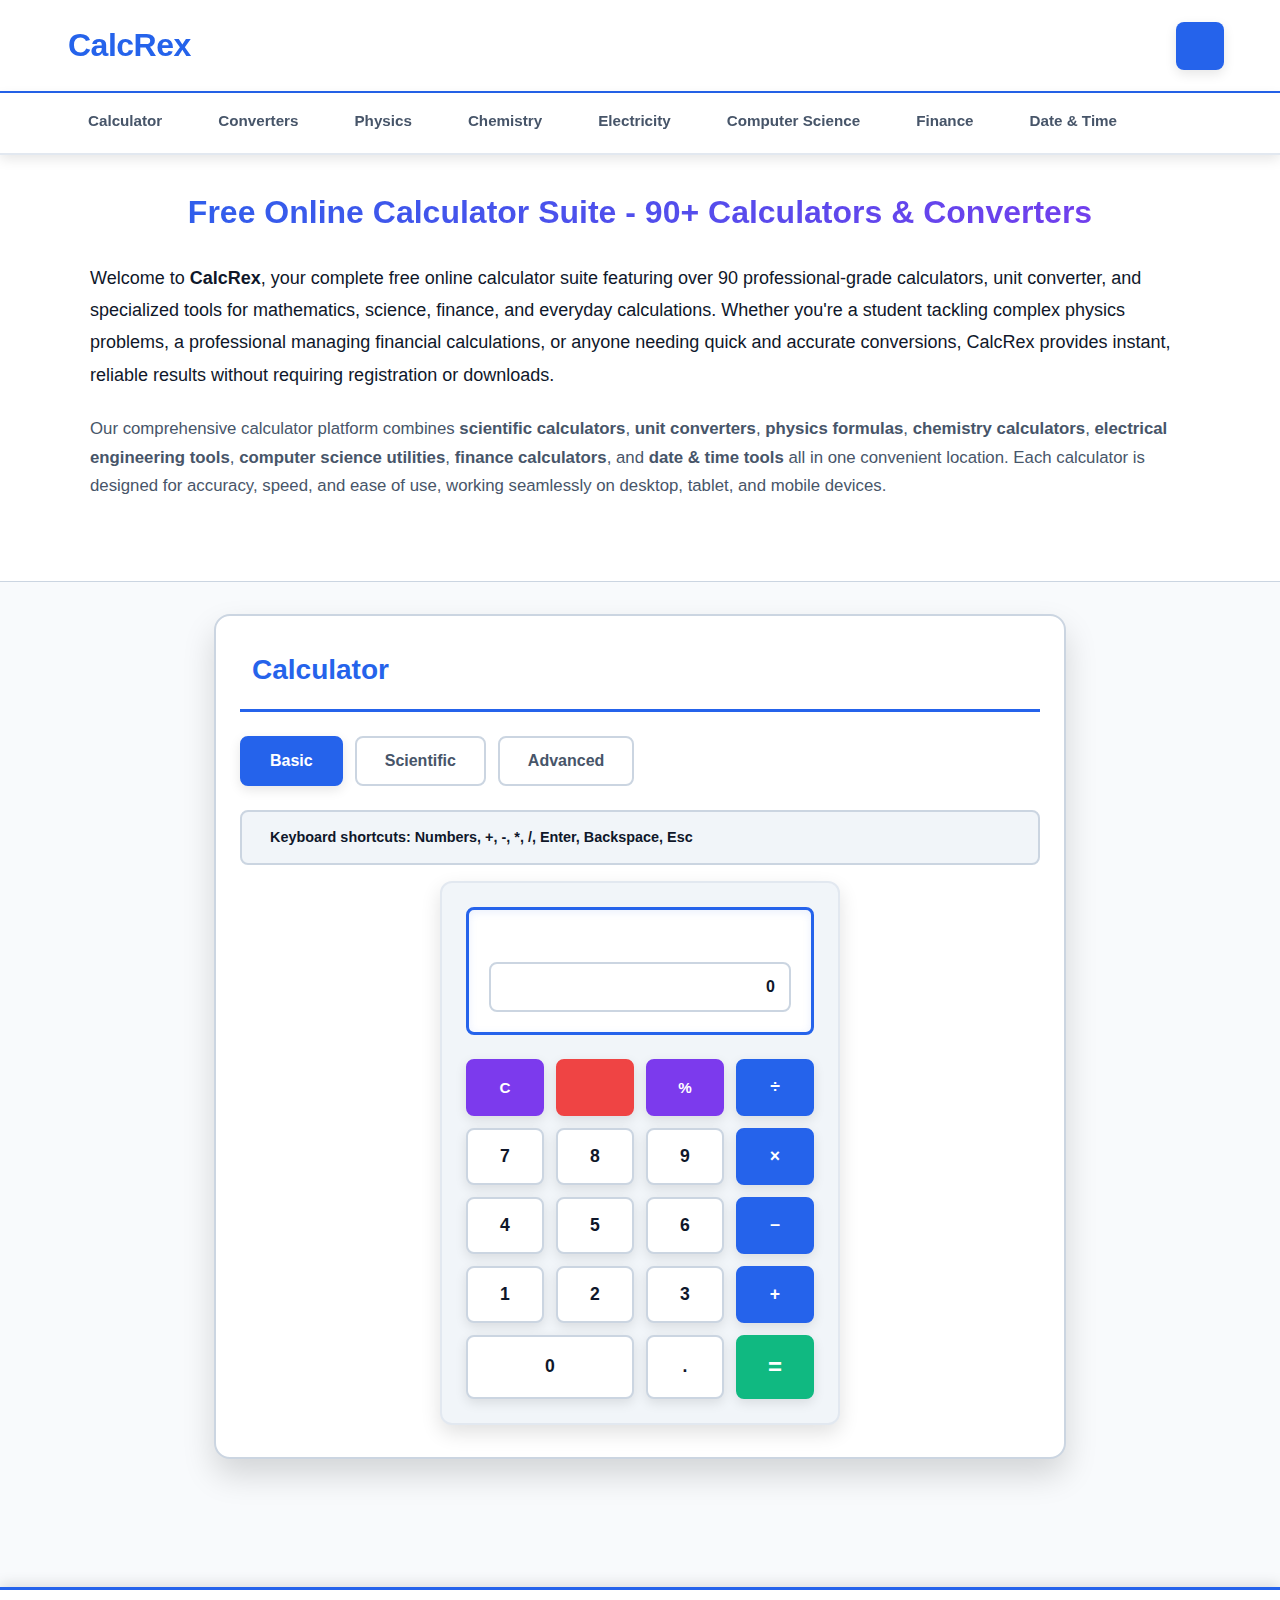
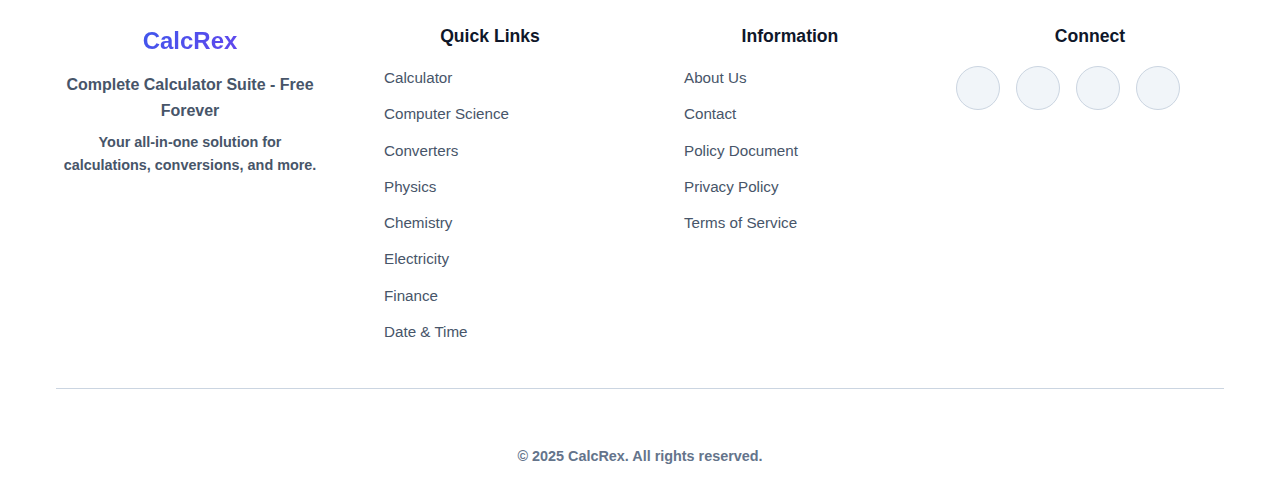
<file: index.html>
<!DOCTYPE html>
<html lang="en">

<head>
    <!-- Basic Meta Tags -->
    <meta charset="UTF-8">
    <meta name="viewport" content="width=device-width, initial-scale=1.0">
    <meta http-equiv="X-UA-Compatible" content="IE=edge">

    <!-- Primary Meta Tags -->
    <title>CalcRex - Free Online Calculator Suite | 90+ Professional Calculators</title>
    <meta name="title" content="CalcRex - Free Online Calculator Suite | 90+ Professional Calculators">
    <meta name="description"
        content="CalcRex offers 90+ free online calculators including basic, scientific, physics, electricity, chemistry, computer science, finance, and date tools. Fast, accurate, and easy to use.">
    <meta name="keywords"
        content="free online calculator, scientific calculator, kinematics calculator online, ohm's law calculator online, chemistry calculator, compound interest calculator, unit converter, CalcRex">
    <meta name="author" content="CalcRex">
    <meta name="robots" content="index, follow, max-image-preview:large, max-snippet:-1, max-video-preview:-1">
    <meta name="language" content="English">
    <meta name="revisit-after" content="7 days">

    <!-- Canonical URL -->
    <link rel="canonical" href="https://calcrex.com/">

    <!-- DNS Prefetch & Preconnect for Performance -->
    <link rel="preconnect" href="https://pagead2.googlesyndication.com">
    <link rel="dns-prefetch" href="//pagead2.googlesyndication.com">
    <link rel="preconnect" href="https://cdnjs.cloudflare.com">
    <link rel="dns-prefetch" href="//cdnjs.cloudflare.com">
    <link rel="preconnect" href="https://fonts.googleapis.com">

    <!-- Open Graph / Facebook -->
    <meta property="og:type" content="website">
    <meta property="og:url" content="https://calcrex.com/">
    <meta property="og:title" content="CalcRex - Free Online Calculator Suite | 90+ Professional Calculators">
    <meta property="og:description"
        content="CalcRex offers 90+ free online calculators including basic, scientific, physics, electricity, chemistry, computer science, finance, and date tools. Fast, accurate, and easy to use.">
    <meta property="og:image" content="https://calcrex.com/img/calcrex-banner.webp">
    <meta property="og:image:secure_url" content="https://calcrex.com/img/calcrex-banner.webp">
    <meta property="og:image:width" content="1200">
    <meta property="og:image:height" content="630">
    <meta property="og:site_name" content="CalcRex">
    <meta property="og:locale" content="en_US">

    <!-- Twitter -->
    <meta name="twitter:card" content="summary_large_image">
    <meta name="twitter:url" content="https://calcrex.com/">
    <meta name="twitter:title" content="CalcRex - Free Online Calculator Suite | 90+ Professional Calculators">
    <meta name="twitter:description"
        content="CalcRex offers 90+ free online calculators including basic, scientific, physics, electricity, chemistry, computer science, finance, and date tools. Fast, accurate, and easy to use.">
    <meta name="twitter:image" content="https://calcrex.com/img/calcrex-banner.webp">
    <meta name="twitter:creator" content="@CalcRex">

    <!-- Favicon -->
    <link rel="icon" type="image/png" href="/favicon.png">
    <!-- <link rel="icon" type="image/png" sizes="96x96" href="/favicon-96x96.png">
    <link rel="icon" type="image/png" sizes="48x48" href="/favicon-48x48.png">
    <link rel="apple-touch-icon" sizes="180x180" href="/apple-touch-icon.png"> -->
    <link rel="manifest" href="/site.webmanifest">
    <meta name="theme-color" content="#3b82f6">
    <meta name="msapplication-TileColor" content="#3b82f6">

    <!-- Stylesheets -->
    <link rel="stylesheet" href="/css/unified.css">
    <link rel="stylesheet" href="/css/footer.css">
    <link rel="stylesheet" href="/css/seo-intro.css">
    <link rel="stylesheet" href="https://cdnjs.cloudflare.com/ajax/libs/font-awesome/6.4.0/css/all.min.css"
        integrity="sha512-iecdLmaskl7CVkqkXNQ/ZH/XLlvWZOJyj7Yy7tcenmpD1ypASozpmT/E0iPtmFIB46ZmdtAc9eNBvH0H/ZpiBw=="
        crossorigin="anonymous" referrerpolicy="no-referrer">

    <!-- Structured Data - Website -->
    <script type="application/ld+json">
    {
      "@context": "https://schema.org",
      "@type": "WebSite",
      "name": "CalcRex",
      "alternateName": "CalcRex Calculator Suite",
      "url": "https://calcrex.com/",
      "description": "Free online calculator suite with 90+ professional calculators for math, science, finance, and more.",
      "potentialAction": {
        "@type": "SearchAction",
        "target": "https://calcrex.com/?s={search_term_string}",
        "query-input": "required name=search_term_string"
      }
    }
    </script>

    <!-- Structured Data - Organization -->
    <script type="application/ld+json">
    {
      "@context": "https://schema.org",
      "@type": "Organization",
      "name": "CalcRex",
      "url": "https://calcrex.com/",
      "logo": "https://calcrex.com/logo.png",
      "description": "Professional online calculator platform offering 90+ free calculators",
      "sameAs": [
        "https://twitter.com/CalcRex",
        "https://facebook.com/CalcRex"
      ]
    }
    </script>

    <!-- Structured Data - WebApplication -->
    <script type="application/ld+json">
    {
      "@context": "https://schema.org",
      "@type": "WebApplication",
      "name": "CalcRex",
      "url": "https://calcrex.com/",
      "applicationCategory": "UtilitiesApplication",
      "operatingSystem": "All",
      "offers": {
        "@type": "Offer",
        "price": "0",
        "priceCurrency": "USD"
      },
      "aggregateRating": {
        "@type": "AggregateRating",
        "ratingValue": "4.8",
        "ratingCount": "1250",
        "bestRating": "5",
        "worstRating": "1"
      }
    }
    </script>

    <!-- Structured Data - BreadcrumbList -->
    <script type="application/ld+json">
    {
      "@context": "https://schema.org",
      "@type": "BreadcrumbList",
      "itemListElement": [
        {
          "@type": "ListItem",
          "position": 1,
          "name": "Home",
          "item": "https://calcrex.com/"
        },
        {
          "@type": "ListItem",
          "position": 2,
          "name": "Calculators",
          "item": "https://calcrex.com/#calculator"
        },
        {
          "@type": "ListItem",
          "position": 3,
          "name": "Computer Science",
          "item": "https://calcrex.com/computer-science/"
        },
        {
          "@type": "ListItem",
          "position": 4,
          "name": "Converter",
          "item": "https://calcrex.com/converters/"
        },
        {
          "@type": "ListItem",
          "position": 5,
          "name": "Physics",
          "item": "https://calcrex.com/physics/"
        },
        {
          "@type": "ListItem",
          "position": 6,
          "name": "Chemistry",
          "item": "https://calcrex.com/chemistry/"
        },
        {
          "@type": "ListItem",
          "position": 7,
          "name": "Electricity",
          "item": "https://calcrex.com/electricity/"
        },
        {
          "@type": "ListItem",
          "position": 8,
          "name": "Finance",
          "item": "https://calcrex.com/finance/"
        },
        {
          "@type": "ListItem",
          "position": 9,
          "name": "Date & Time",
          "item": "https://calcrex.com/date-time/"
        }
      ]
    }
    </script>

    <!-- Structured Data - FAQPage (Sample) -->
    <script type="application/ld+json">
    {
      "@context": "https://schema.org",
      "@type": "FAQPage",
      "mainEntity": [
        {
          "@type": "Question",
          "name": "Is CalcRex free to use?",
          "acceptedAnswer": {
            "@type": "Answer",
            "text": "Yes, CalcRex offers free access to basic calculators, converter, finance tools, and date calculators. Premium features including Physics, Electricity, Chemistry, and Computer Science calculators are available with a PRO subscription for $5/month."
          }
        },
        {
          "@type": "Question",
          "name": "How many calculators does CalcRex have?",
          "acceptedAnswer": {
            "@type": "Answer",
            "text": "CalcRex offers over 90 professional calculators across 8 categories: Basic/Scientific Calculators, Unit Converter, Physics Calculators, Chemistry Calculators, Electricity Calculators, Computer Science Tools, Finance Calculators, and Date & Time Calculators."
          }
        },
        {
          "@type": "Question",
          "name": "Does CalcRex work on mobile devices?",
          "acceptedAnswer": {
            "@type": "Answer",
            "text": "Yes, CalcRex is fully responsive and works seamlessly on all devices including smartphones, tablets, and desktop computers. The interface automatically adapts to your screen size."
          }
        },
        {
          "@type": "Question",
          "name": "What makes CalcRex different from other calculators?",
          "acceptedAnswer": {
            "@type": "Answer",
            "text": "CalcRex combines 90+ specialized calculators in one platform with a clean, modern interface. It includes advanced tools for professionals and students in physics, electricity, chemistry, and computer science, all with instant calculations and no ads on premium features."
          }
        }
      ]
    }
    </script>

    <!-- Performance Hints -->
    <link rel="prefetch" href="/js/calculator.js">
    <link rel="prefetch" href="/js/converters.js">

    <!-- Security -->
    <meta http-equiv="Content-Security-Policy" content="upgrade-insecure-requests">
    <meta name="referrer" content="origin-when-cross-origin">
</head>

<body>
    <!-- Header -->
    <header class="site-header">
        <div class="container">
            <a href="/">
                <div class="logo">
                    <i class="fas fa-calculator"></i>
                    <h1>CalcRex</h1>
                </div>
            </a>

            <div class="header-actions">

                <!-- Donation Button 
            <a href="https://www.paypal.com/donate/?hosted_button_id=YOUR_BUTTON_ID" 
               target="_blank" 
               rel="noopener noreferrer"
               class="donate-btn">
                <i class="fas fa-heart"></i> 
                <span class="donate-text">
                    <span class="donate-main">Support Us</span>
                    <span class="donate-sub">Buy us a coffee</span>
                </span>
               
                <i class="fab fa-paypal"></i>
            </a> -->

                <!-- Theme Toggle -->
                <button class="theme-toggle" id="themeToggle" aria-label="Toggle dark mode">
                    <i class="fas fa-moon"></i>
                </button>
            </div>
        </div>
    </header>

    <!-- Sticky Navigation -->

    <nav class="calc-nav">
        <div class="container">
            <ul class="nav-menu">
                <li><a href="/"><i class="fas fa-calculator" aria-hidden="true"></i> Calculator</a></li>
                <li><a href="/converters"><i class="fas fa-exchange-alt" aria-hidden="true"></i> Converters</a></li>
                <li><a href="/physics"><i class="fas fa-atom" aria-hidden="true"></i> Physics</a></li>
                <li><a href="/chemistry"><i class="fas fa-vial" aria-hidden="true"></i> Chemistry</a></li>
                <li><a href="/electricity"><i class="fas fa-bolt" aria-hidden="true"></i> Electricity</a></li>
                <li><a href="/computer-science"><i class="fas fa-laptop-code" aria-hidden="true"></i> Computer
                        Science</a></li>
                <li><a href="/finance"><i class="fas fa-dollar-sign" aria-hidden="true"></i> Finance</a></li>
                <li><a href="/date-time"><i class="fas fa-clock" aria-hidden="true"></i> Date & Time</a></li>
            </ul>
        </div>
    </nav>



    <!-- Main Content -->
    <main class="main-content">

        <!-- SEO Introduction Section -->
        <section class="seo-intro-section">
            <div class="container">
                <h1 class="intro-title">Free Online Calculator Suite - 90+ Calculators & Converters</h1>

                <div class="intro-description">
                    <p class="intro-lead">
                        Welcome to <strong>CalcRex</strong>, your complete free online calculator suite featuring over
                        90
                        professional-grade calculators, unit converter, and specialized tools for mathematics, science,
                        finance, and everyday calculations. Whether you're a student tackling complex physics problems,
                        a
                        professional managing financial calculations, or anyone needing quick and accurate conversions,
                        CalcRex provides instant, reliable results without requiring registration or downloads.
                    </p>

                    <p class="intro-features">
                        Our comprehensive calculator platform combines <strong>scientific calculators</strong>,
                        <strong>unit
                            converters</strong>, <strong>physics formulas</strong>, <strong>chemistry
                            calculators</strong>,
                        <strong>electrical engineering tools</strong>, <strong>computer science utilities</strong>,
                        <strong>finance calculators</strong>, and <strong>date & time tools</strong> all in one
                        convenient
                        location. Each calculator is designed for accuracy, speed, and ease of use, working seamlessly
                        on
                        desktop, tablet, and mobile devices.
                    </p>
                </div>
            </div>
        </section>




        <!-- Calculator Content with Ads -->
        <div class="container">
            <div class="content-grid-with-ads">

                <!-- Left AdSense Sidebar -->
                <aside class="ad-sidebar ad-sidebar-left">
                    <div class="ad-sticky">
                        <div class="ad-unit">
                            <p class="ad-label">Advertisement</p>
                            <div class="ad-placeholder ad-300x600">
                                <!-- Google AdSense Code Here -->
                                <p>300x600</p>
                            </div>
                        </div>
                        <div class="ad-unit">
                            <p class="ad-label">Advertisement</p>
                            <div class="ad-placeholder ad-300x250">
                                <!-- Google AdSense Code Here -->
                                <p>300x250</p>
                            </div>
                        </div>
                    </div>
                </aside>



                <!-- 1. CALCULATOR SECTION -->
                <!-- Main Calculator Content -->
                <div class="main-calculator-content">

                    <!-- 1. CALCULATOR SECTION -->
                    <section id="calculator" class="calculator-section">
                        <h2 class="section-title"><i class="fas fa-calculator"></i> Calculator</h2>

                        <!-- Mode Toggle -->
                        <div class="mode-selector">
                            <button class="mode-btn active" onclick="switchCalcMode('basic')">Basic</button>
                            <button class="mode-btn" onclick="switchCalcMode('scientific')">Scientific</button>
                            <button class="mode-btn" onclick="switchCalcMode('advanced')">Advanced</button>
                        </div>

                        <div class="keyboard-hint">
                            <i class="fas fa-keyboard"></i> Keyboard shortcuts: Numbers, +, -, *, /, Enter, Backspace,
                            Esc
                        </div>

                        <div class="calculator-container" id="calc-container">
                            <!-- Angle Mode (Hidden for Basic) -->
                            <div class="angle-mode" id="calc-angle-mode" style="display: none;">
                                <label><input type="radio" name="calc-angle" value="deg" checked> Degrees</label>
                                <label><input type="radio" name="calc-angle" value="rad"> Radians</label>
                            </div>

                            <div class="calc-display">
                                <div class="calc-history" id="calc-history"></div>
                                <input type="text" id="calc-display" class="display-field" value="0" readonly>
                            </div>

                            <div class="calc-buttons" id="calc-buttons"></div>
                        </div>
                    </section>

                </div>
                <!-- End Main Calculator Content -->

                <!-- Right AdSense Sidebar -->
                <aside class="ad-sidebar ad-sidebar-right">
                    <div class="ad-sticky">
                        <div class="ad-unit">
                            <p class="ad-label">Advertisement</p>
                            <div class="ad-placeholder ad-300x600">
                                <!-- Google AdSense Code Here -->
                                <p>300x600</p>
                            </div>
                        </div>
                        <div class="ad-unit">
                            <p class="ad-label">Advertisement</p>
                            <div class="ad-placeholder ad-300x250">
                                <!-- Google AdSense Code Here -->
                                <p>300x250</p>
                            </div>
                        </div>
                    </div>
                </aside>

            </div>
            <!-- End content-grid-with-ads -->
        </div>
    </main>


    <!-- Footer -->
    <footer class="site-footer">
        <div class="container">
            <div class="footer-content">
                <div class="footer-section">
                    <a href="/">
                        <h3>CalcRex</h3>
                    </a>
                    <p>Complete Calculator Suite - Free Forever</p>
                    <p class="footer-description">Your all-in-one solution for calculations, conversions, and more.</p>
                </div>

                <div class="footer-section">
                    <h4>Quick Links</h4>
                    <ul class="footer-links">
                        <li><a href="/"><i class="fas fa-calculator"></i> Calculator</a></li>
                        <li><a href="/computer-science/"><i class="fas fa-laptop-code"></i> Computer Science</a></li>
                        <li><a href="/converters"><i class="fas fa-exchange-alt"></i> Converters</a></li>
                        <li><a href="/physics"><i class="fas fa-atom"></i> Physics</a></li>
                        <li><a href="/chemistry"><i class="fas fa-vial"></i> Chemistry</a></li>
                        <li><a href="/electricity"><i class="fas fa-bolt"></i> Electricity</a></li>
                        <li><a href="/finance"><i class="fas fa-dollar-sign"></i> Finance</a></li>
                        <li><a href="/date-time"><i class="fas fa-clock"></i> Date & Time</a></li>
                    </ul>
                </div>

                <div class="footer-section">
                    <h4>Information</h4>
                    <ul class="footer-links">
                        <li><a href="/about"><i class="fas fa-info-circle"></i> About Us</a></li>
                        <li><a href="/contact"><i class="fas fa-envelope"></i> Contact</a></li>
                        <li><a href="/policy-document"><i class="fas fa-shield-alt"></i> Policy Document</a></li>
                        <li><a href="/policy-document#privacy-policy"><i class="fas fa-file-contract"></i> Privacy
                                Policy</a></li>
                        <li><a href="/policy-document#terms-of-service"><i class="fas fa-file-contract"></i> Terms of
                                Service</a></li>
                    </ul>
                </div>

                <div class="footer-section">
                    <h4>Connect</h4>
                    <div class="social-links">
                        <a href="#" aria-label="Facebook"><i class="fab fa-facebook"></i></a>
                        <a href="#" aria-label="Twitter"><i class="fab fa-twitter"></i></a>
                        <a href="#" aria-label="LinkedIn"><i class="fab fa-linkedin"></i></a>
                        <a href="#" aria-label="GitHub"><i class="fab fa-github"></i></a>
                    </div>


                </div>
            </div>

            <!-- Donation Button 
            <div class="header-actions">
              
                <a href="https://www.paypal.com/donate/?hosted_button_id=YOUR_BUTTON_ID" target="_blank" rel="noopener noreferrer"
                    class="donate-btn">
                    <i class="fas fa-heart"></i>
                    <span class="donate-text">
                        <span class="donate-main">Support Us</span>
                        <span class="donate-sub">Buy us a coffee</span>
                    </span>
                   
                    <i class="fab fa-paypal"></i>
                </a>
            -->
        </div>

        <div class="footer-bottom">
            <p>&copy; 2025 CalcRex. All rights reserved.</p>
        </div>
        </div>
    </footer>


    <script src="js/theme.js"></script>
    <script src="js/calculator.js"></script>
    <script src="js/collapsible.js"></script>

</body>

</html>
</file>
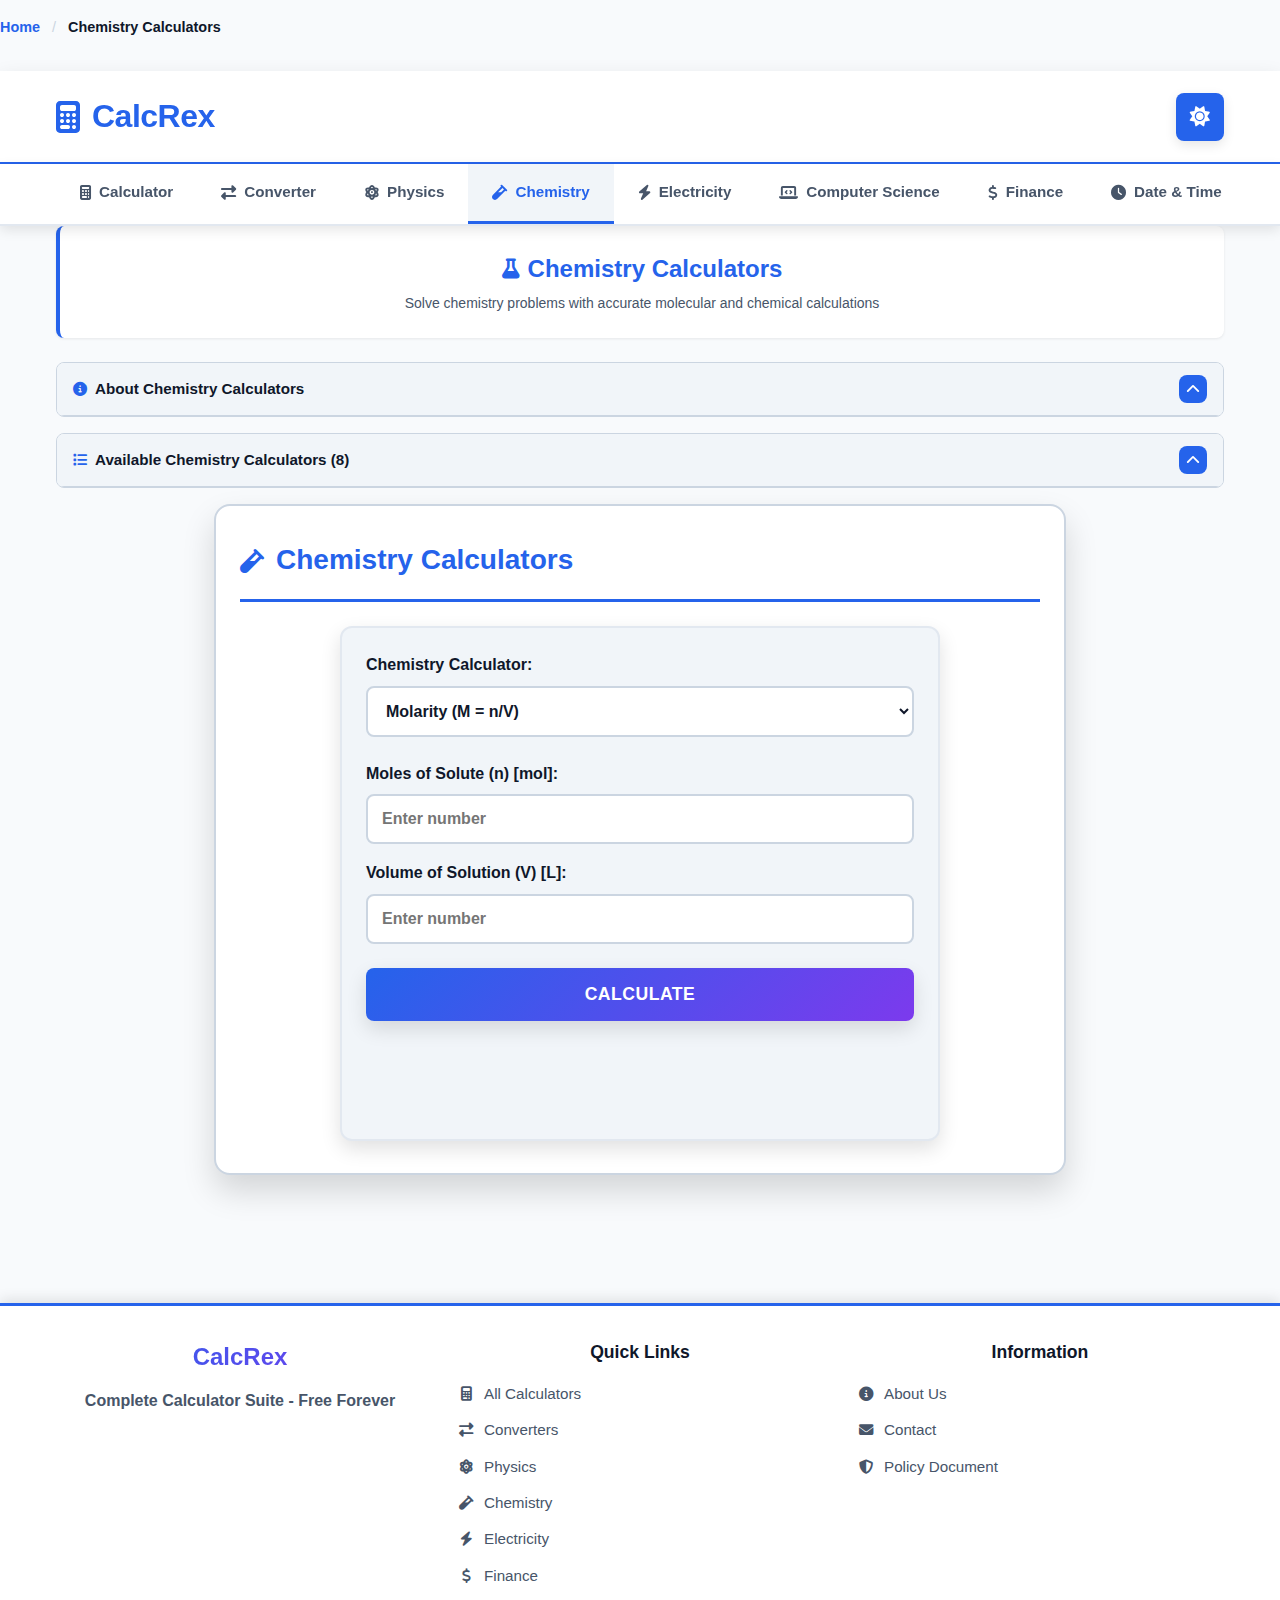
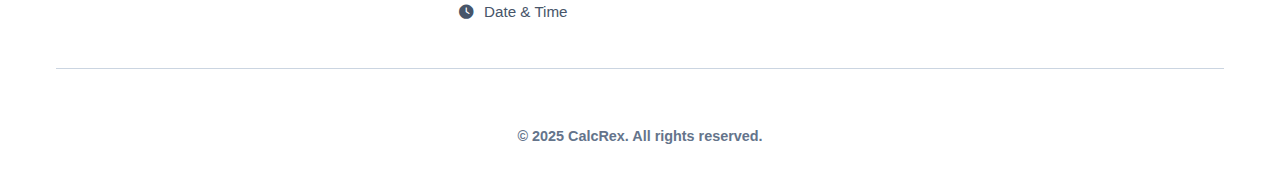
<file: chemistry/index.html>
<!DOCTYPE html>
<html lang="en">

<head>
    <!-- Basic Meta Tags -->
    <meta charset="UTF-8">
    <meta name="viewport" content="width=device-width, initial-scale=1.0">
    <meta http-equiv="X-UA-Compatible" content="IE=edge">

    <!-- Primary Meta Tags -->
    <title>Chemistry Calculators - CalcRex | 8+ Free Chemistry Tools</title>
    <meta name="title" content="Chemistry Calculators - CalcRex | 8+ Free Chemistry Tools">
    <meta name="description"
        content="Perform accurate chemistry calculations with 8+ tools for molarity, pH, molecular weight, stoichiometry, dilution, and concentration. Free chemistry calculators with step-by-step solutions.">
    <meta name="keywords"
        content="chemistry calculator, molarity calculator, pH calculator, molecular weight calculator, stoichiometry calculator, dilution calculator, chemistry tools, CalcRex">
    <meta name="author" content="CalcRex">
    <meta name="robots" content="index, follow">
    <meta name="language" content="English">

    <!-- Canonical URL -->
    <link rel="canonical" href="https://calcrex.com/chemistry/">

    <!-- Open Graph / Facebook -->
    <meta property="og:type" content="website">
    <meta property="og:url" content="https://calcrex.com/chemistry/">
    <meta property="og:title" content="Chemistry Calculators - CalcRex | 8+ Free Chemistry Tools">
    <meta property="og:description"
        content="Perform accurate chemistry calculations with 8+ tools for molarity, pH, molecular weight, and stoichiometry. Free chemistry calculators.">
    <meta property="og:image" content="https://calcrex.com/images/og-chemistry.jpg">
    <meta property="og:site_name" content="CalcRex">
    <meta property="og:locale" content="en_US">

    <!-- Twitter Card -->
    <meta name="twitter:card" content="summary_large_image">
    <meta name="twitter:url" content="https://calcrex.com/chemistry/">
    <meta name="twitter:title" content="Chemistry Calculators - CalcRex | 8+ Free Chemistry Tools">
    <meta name="twitter:description"
        content="Perform accurate chemistry calculations with 8+ tools for molarity, pH, molecular weight, and stoichiometry.">
    <meta name="twitter:image" content="https://calcrex.com/images/twitter-chemistry.jpg">

<!-- Favicon -->
<link rel="icon" type="image/png" sizes="144x144" href="/favicon-144x144.png">
<link rel="icon" type="image/png" sizes="96x96" href="/favicon-96x96.png">
<link rel="icon" type="image/png" sizes="48x48" href="/favicon-48x48.png">
<link rel="apple-touch-icon" sizes="180x180" href="/apple-touch-icon.png">
<link rel="manifest" href="/site.webmanifest">
<meta name="theme-color" content="#3b82f6">
<meta name="msapplication-TileColor" content="#3b82f6">

    <!-- Stylesheets -->
    <link rel="stylesheet" href="/css/unified.css">
    <link rel="stylesheet" href="/css/collapsible.css">
    <link rel="stylesheet" href="/css/footer.css">
    <link rel="stylesheet" href="https://cdnjs.cloudflare.com/ajax/libs/font-awesome/6.4.0/css/all.min.css">

    <!-- Structured Data - Breadcrumbs -->
    <script type="application/ld+json">
    {
      "@context": "https://schema.org",
      "@type": "BreadcrumbList",
      "itemListElement": [
        {
          "@type": "ListItem",
          "position": 1,
          "name": "Home",
          "item": "https://calcrex.com/"
        },
        {
          "@type": "ListItem",
          "position": 2,
          "name": "Chemistry Calculators",
          "item": "https://calcrex.com/chemistry/"
        }
      ]
    }
    </script>

    <!-- Structured Data - CollectionPage -->
    <script type="application/ld+json">
    {
      "@context": "https://schema.org",
      "@type": "CollectionPage",
      "name": "Chemistry Calculators",
      "description": "Free online chemistry calculators for molarity, pH, molecular weight, stoichiometry, and more.",
      "url": "https://calcrex.com/chemistry/",
      "publisher": {
        "@type": "Organization",
        "name": "CalcRex",
        "logo": {
          "@type": "ImageObject",
          "url": "https://calcrex.com/images/logo.png"
        }
      }
    }
    </script>

    <!-- Structured Data - WebSite -->
    <script type="application/ld+json">
    {
      "@context": "https://schema.org",
      "@type": "WebSite",
      "name": "CalcRex",
      "url": "https://calcrex.com",
      "potentialAction": {
        "@type": "SearchAction",
        "target": "https://calcrex.com/search?q={search_term_string}",
        "query-input": "required name=search_term_string"
      }
    }
    </script>
</head>

<!-- Breadcrumb Navigation (Add to body after header) -->
<nav class="breadcrumb" aria-label="Breadcrumb">
    <ol itemscope itemtype="https://schema.org/BreadcrumbList">
        <li itemprop="itemListElement" itemscope itemtype="https://schema.org/ListItem">
            <a itemprop="item" href="https://calcrex.com/">
                <span itemprop="name">Home</span>
            </a>
            <meta itemprop="position" content="1" />
        </li>
        <li itemprop="itemListElement" itemscope itemtype="https://schema.org/ListItem">
            <span itemprop="name">Chemistry Calculators</span>
            <meta itemprop="position" content="2" />
        </li>
    </ol>
</nav>

<body>
    <!-- Header -->
    <header class="site-header">
        <div class="container">
            <a href="/">
                <div class="logo">
                    <i class="fas fa-calculator"></i>
                    <h1>CalcRex</h1>
                </div>
            </a>

            <div class="header-actions">

                <!-- Donation Button 
                <a href="https://www.paypal.com/donate/?hosted_button_id=YOUR_BUTTON_ID" 
                   target="_blank" 
                   rel="noopener noreferrer"
                   class="donate-btn">
                    <i class="fas fa-heart"></i> 
                    <span class="donate-text">
                        <span class="donate-main">Support Us</span>
                        <span class="donate-sub">Buy us a coffee</span>
                    </span>
                   
                    <i class="fab fa-paypal"></i>
                </a> -->

                <!-- Theme Toggle -->
                <button class="theme-toggle" id="themeToggle" aria-label="Toggle dark mode">
                    <i class="fas fa-moon"></i>
                </button>
            </div>
        </div>
    </header>

    <!-- Sticky Navigation -->

    <nav class="calc-nav">
        <div class="container">
            <ul class="nav-menu">
                <li><a href="/"><i class="fas fa-calculator" aria-hidden="true"></i> Calculator</a></li>
                <li><a href="/converter"><i class="fas fa-exchange-alt" aria-hidden="true"></i> Converter</a></li>
                <li><a href="/physics"><i class="fas fa-atom" aria-hidden="true"></i> Physics</a></li>
                <li><a href="/chemistry"><i class="fas fa-vial" aria-hidden="true"></i> Chemistry</a></li>
                <li><a href="/electricity"><i class="fas fa-bolt" aria-hidden="true"></i> Electricity</a></li>
                <li><a href="/computer-science"><i class="fas fa-laptop-code" aria-hidden="true"></i> Computer
                        Science</a></li>
                <li><a href="/finance"><i class="fas fa-dollar-sign" aria-hidden="true"></i> Finance</a></li>
                <li><a href="/date-time"><i class="fas fa-clock" aria-hidden="true"></i> Date & Time</a></li>
            </ul>
        </div>
    </nav>

    <main class="main-content">
        <div class="container">
            <div class="page-header">
                <h1><i class="fas fa-flask"></i> Chemistry Calculators</h1>
                <p class="page-subtitle">Solve chemistry problems with accurate molecular and chemical calculations</p>
            </div>

            <!-- Description Section - Collapsible -->
            <section class="collapsible-section collapsed">
                <div class="collapsible-header">
                    <h2><i class="fas fa-info-circle"></i> About Chemistry Calculators</h2>
                    <button class="collapse-toggle" aria-label="Toggle section">
                        <i class="fas fa-chevron-down"></i>
                    </button>
                </div>
                <div class="collapsible-content">
                    <div class="description-content">
                        <p>
                            Perform accurate <strong>chemistry calculations</strong> with our specialized tools for
                            <strong>molarity</strong>, <strong>pH</strong>, <strong>molecular weight</strong>, and
                            <strong>stoichiometry</strong>. Perfect for chemistry students, lab technicians, and researchers
                            who need quick, reliable chemical calculations for experiments and coursework.
                        </p>
                    </div>
                </div>
            </section>

            <!-- Available Calculators List - Collapsible -->
            <section class="collapsible-section collapsed">
                <div class="collapsible-header">
                    <h2><i class="fas fa-list"></i> Available Chemistry Calculators (8)</h2>
                    <button class="collapse-toggle" aria-label="Toggle section">
                        <i class="fas fa-chevron-down"></i>
                    </button>
                </div>
                <div class="collapsible-content">
                    <div class="calculator-list-content">
                        <ul class="calculator-feature-list">
                            <li><strong>Molarity Calculator</strong> - Calculate solution concentration M = n/V</li>
                            <li><strong>Dilution Calculator</strong> - Solve dilution problems M₁V₁ = M₂V₂</li>
                            <li><strong>Molecular Weight Calculator</strong> - Calculate molecular mass from chemical formulas</li>
                            <li><strong>Percent Composition Calculator</strong> - Find elemental composition percentages</li>
                            <li><strong>Ideal Gas Law Calculator</strong> - Solve PV = nRT equations</li>
                            <li><strong>pH Calculator</strong> - Calculate pH, pOH, and hydrogen ion concentration</li>
                            <li><strong>Density Calculator</strong> - Find density using ρ = m/V</li>
                            <li><strong>Percent Yield Calculator</strong> - Calculate reaction efficiency and yields</li>
                        </ul>
                    </div>
                </div>
            </section>

            <!-- Calculator Content with Ads -->
            <div class="container">
                <div class="content-grid-with-ads">

                    <!-- Left AdSense Sidebar -->
                    <aside class="ad-sidebar ad-sidebar-left">
                        <div class="ad-sticky">
                            <div class="ad-unit">
                                <p class="ad-label">Advertisement</p>
                                <div class="ad-placeholder ad-300x600">
                                    <!-- Google AdSense Code Here -->
                                    <p>300x600</p>
                                </div>
                            </div>
                            <div class="ad-unit">
                                <p class="ad-label">Advertisement</p>
                                <div class="ad-placeholder ad-300x250">
                                    <!-- Google AdSense Code Here -->
                                    <p>300x250</p>
                                </div>
                            </div>
                        </div>
                    </aside>


                    <!-- 4. CHEMISTRY SECTION -->
                    <section id="chemistry" class="calculator-section">
                        <h2 class="section-title"><i class="fas fa-vial"></i> Chemistry Calculators</h2>

                        <div class="chemistry-container">
                            <div class="chemistry-type-select">
                                <label for="chem-type">Chemistry Calculator:</label>
                                <select id="chem-type" onchange="ChemistryApp.changeType()">
                                    <option value="molarity">Molarity (M = n/V)</option>
                                    <option value="dilution">Dilution (M₁V₁ = M₂V₂)</option>
                                    <option value="molecular-weight">Molecular Weight</option>
                                    <option value="percent-composition">Percent Composition</option>
                                    <option value="ideal-gas">Ideal Gas Law (PV = nRT)</option>
                                    <option value="ph">pH Calculator</option>
                                    <option value="density">Density (ρ = m/V)</option>
                                    <option value="percent-yield">Percent Yield</option>
                                </select>
                            </div>

                            <div id="chem-inputs" class="chem-inputs"></div>

                            <button class="calc-button" onclick="ChemistryApp.calculate()">Calculate</button>

                            <div id="chem-result" class="chem-result"></div>
                        </div>
                    </section>


                    <!-- Right AdSense Sidebar -->
                    <aside class="ad-sidebar ad-sidebar-right">
                        <div class="ad-sticky">
                            <div class="ad-unit">
                                <p class="ad-label">Advertisement</p>
                                <div class="ad-placeholder ad-300x600">
                                    <!-- Google AdSense Code Here -->
                                    <p>300x600</p>
                                </div>
                            </div>
                            <div class="ad-unit">
                                <p class="ad-label">Advertisement</p>
                                <div class="ad-placeholder ad-300x250">
                                    <!-- Google AdSense Code Here -->
                                    <p>300x250</p>
                                </div>
                            </div>
                        </div>
                    </aside>
                </div>
            </div>
    </main>

    <footer class="site-footer">
        <div class="container">
            <div class="footer-content">
                <div class="footer-section">
                    <a href="/">
                        <h3>CalcRex</h3>
                    </a>
                    <p>Complete Calculator Suite - Free Forever</p>
                </div>
                <div class="footer-section">
                    <h4>Quick Links</h4>
                    <ul class="footer-links">
                        <li><a href="/"><i class="fas fa-calculator"></i> All Calculators</a></li>
                        <li><a href="/converters"><i class="fas fa-exchange-alt"></i> Converters</a></li>
                        <li><a href="/physics"><i class="fas fa-atom"></i> Physics</a></li>
                        <li><a href="/chemistry"><i class="fas fa-vial"></i> Chemistry</a></li>
                        <li><a href="/electricity"><i class="fas fa-bolt"></i> Electricity</a></li>
                        <li><a href="/finance"><i class="fas fa-dollar-sign"></i> Finance</a></li>
                        <li><a href="/date-time"><i class="fas fa-clock"></i> Date & Time</a></li>
                    </ul>
                </div>
                <div class="footer-section">
                    <h4>Information</h4>
                    <ul class="footer-links">
                        <li><a href="/about"><i class="fas fa-info-circle"></i> About Us</a></li>
                        <li><a href="/contact"><i class="fas fa-envelope"></i> Contact</a></li>
                        <li><a href="/policy-document"><i class="fas fa-shield-alt"></i> Policy Document</a></li>
                    </ul>
                </div>
            </div>
            <div class="footer-bottom">
                <p>&copy; 2025 CalcRex. All rights reserved.</p>
            </div>
        </div>
    </footer>

    <script src="../js/theme.js"></script>
    <script src="../js/collapsible.js"></script>
    <script src="../js/chemistry.js"></script>
</body>

</html>
</file>
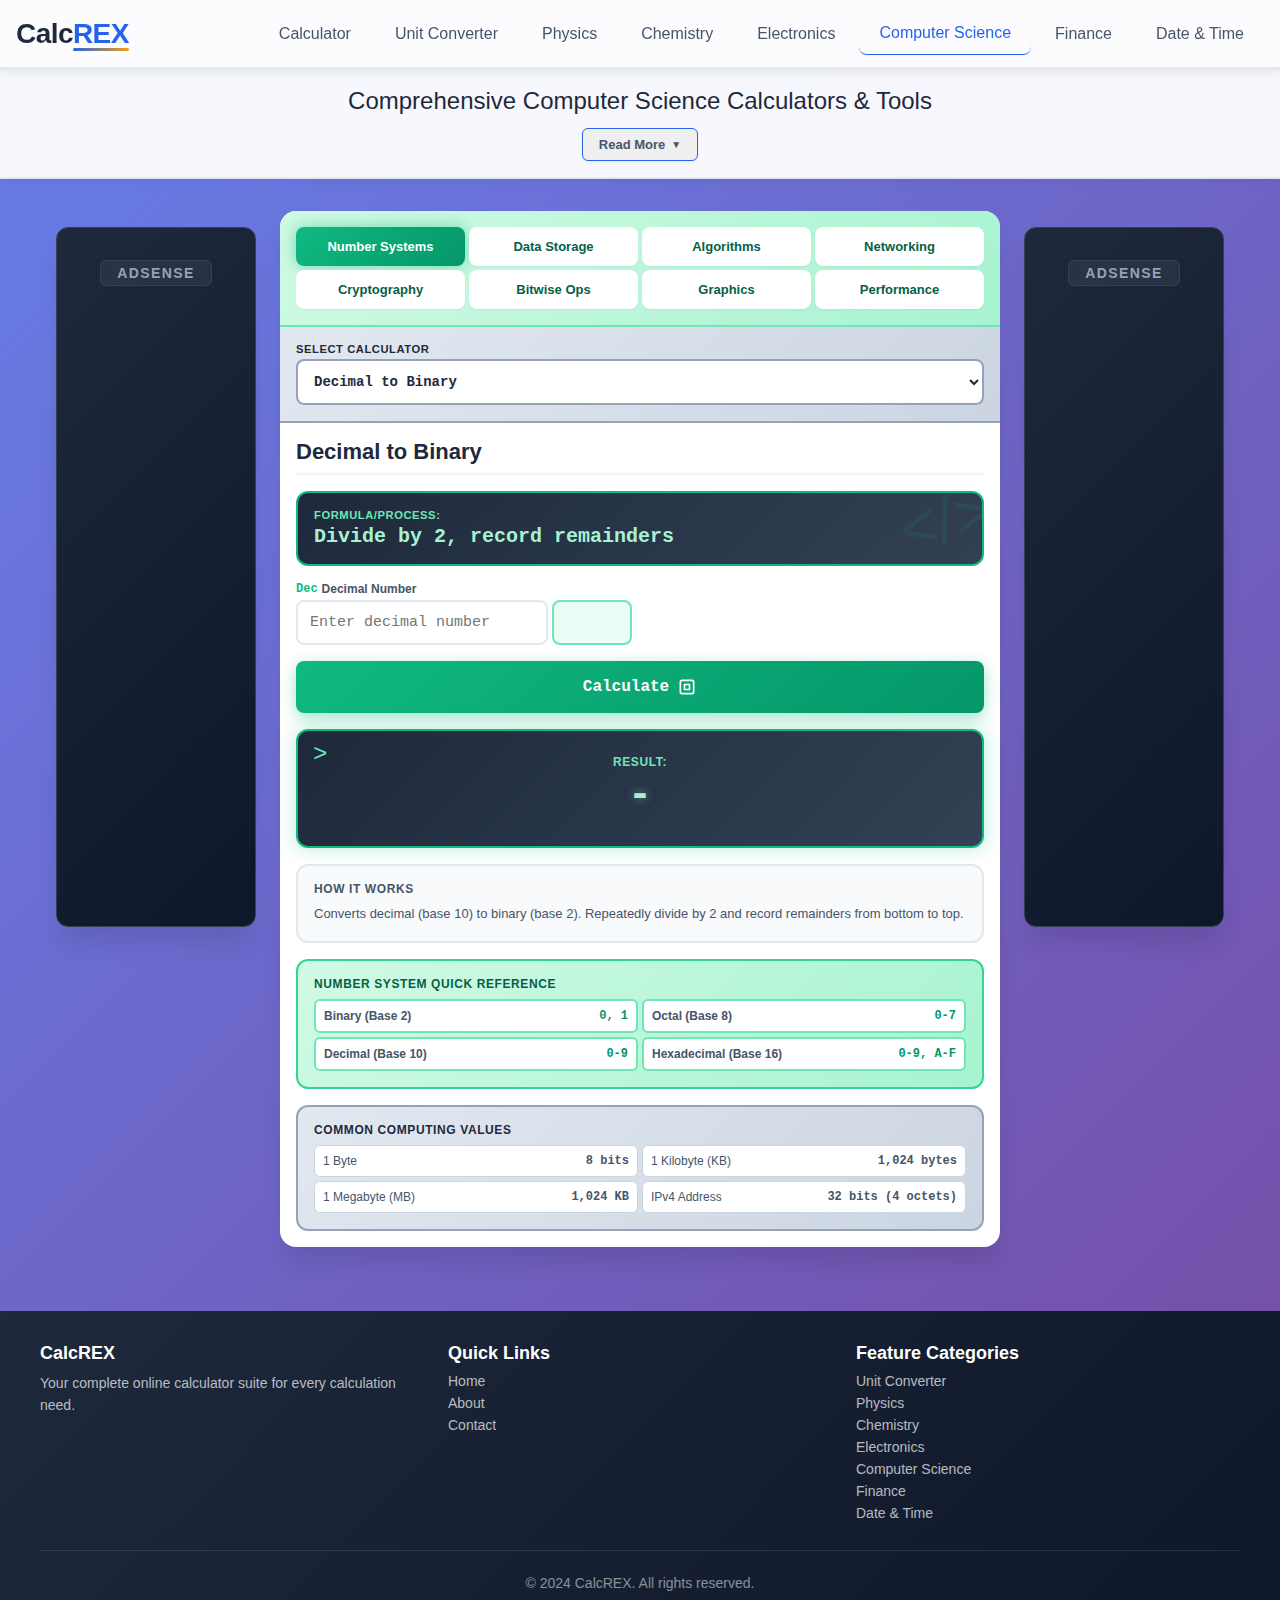
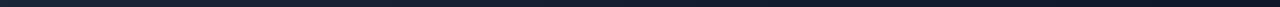
<file: computer-science/index.html>
<!DOCTYPE html>
<html lang="en">

<head>
    <!-- Basic Meta Tags -->
    <meta charset="UTF-8">
    <meta name="viewport" content="width=device-width, initial-scale=1.0">
    <meta http-equiv="X-UA-Compatible" content="IE=edge">

    <!-- Primary Meta Tags -->
    <title>Computer Science Calculators - CalcRex | 7+ Free CS Tools</title>
    <meta name="title" content="Computer Science Calculators - CalcRex | 7+ Free CS Tools">
    <meta name="description"
        content="Essential computer science tools for students and programmers. Number system converters, binary operations, boolean logic, subnet calculator, and network calculations. Free CS calculators.">
    <meta name="keywords"
        content="computer science calculator, binary converter, hexadecimal converter, boolean logic calculator, subnet calculator, IP calculator, number system converter, CS tools, CalcRex">
    <meta name="author" content="CalcRex">
    <meta name="robots" content="index, follow">
    <meta name="language" content="English">

    <!-- Canonical URL -->
    <link rel="canonical" href="https://calcrex.com/computer-science/">

    <!-- DNS Prefetch & Preconnect for Performance -->
    <link rel="preconnect" href="https://pagead2.googlesyndication.com">
    <link rel="dns-prefetch" href="//pagead2.googlesyndication.com">
    <link rel="preconnect" href="https://cdnjs.cloudflare.com">
    <link rel="dns-prefetch" href="//cdnjs.cloudflare.com">
    <link rel="preconnect" href="https://fonts.googleapis.com">

    <!-- Open Graph / Facebook -->
    <meta property="og:type" content="website">
    <meta property="og:url" content="https://calcrex.com/computer-science/">
    <meta property="og:title" content="Computer Science Calculators - CalcRex | 7+ Free CS Tools">
    <meta property="og:description"
        content="Essential computer science tools for students and programmers. Number system converters, binary operations, boolean logic, and network calculations.">
    <meta property="og:image" content="https://calcrex.com/img/calcrex-banner.webp">
    <meta property="og:site_name" content="CalcRex">
    <meta property="og:locale" content="en_US">

    <!-- Twitter Card -->
    <meta name="twitter:card" content="summary_large_image">
    <meta name="twitter:url" content="https://calcrex.com/computer-science/">
    <meta name="twitter:title" content="Computer Science Calculators - CalcRex | 7+ Free CS Tools">
    <meta name="twitter:description"
        content="Essential computer science tools for students and programmers. Number system converters, binary operations, and more.">
    <meta name="twitter:image" content="https://calcrex.com/img/twitter-cs.jpg">

    <!-- Favicon -->
    <link rel="icon" type="image/png" href="/favicon.png">
    <link rel="manifest" href="/site.webmanifest">

    <!-- Stylesheets -->
    <link rel="stylesheet" href="/css/styles.css">
    <link rel="stylesheet" href="/css/computer-science.css">
    <link rel="stylesheet" href="/css/pages.css">
    <link rel="stylesheet" href="https://cdnjs.cloudflare.com/ajax/libs/font-awesome/6.4.0/css/all.min.css">

    <!-- Structured Data - Breadcrumbs -->
    <script type="application/ld+json">
    {
      "@context": "https://schema.org",
      "@type": "BreadcrumbList",
      "itemListElement": [
        {
          "@type": "ListItem",
          "position": 1,
          "name": "Home",
          "item": "https://calcrex.com/"
        },
        {
          "@type": "ListItem",
          "position": 2,
          "name": "Computer Science Calculators",
          "item": "https://calcrex.com/computer-science/"
        }
      ]
    }
    </script>

    <!-- Structured Data - CollectionPage -->
    <script type="application/ld+json">
    {
      "@context": "https://schema.org",
      "@type": "CollectionPage",
      "name": "Computer Science Calculators",
      "description": "Free online computer science tools including number system converters, binary operations, boolean logic, and network calculators.",
      "url": "https://calcrex.com/computer-science/",
      "publisher": {
        "@type": "Organization",
        "name": "CalcRex",
        "logo": {
          "@type": "ImageObject",
          "url": "https://calcrex.com/img/logo.png"
        }
      }
    }
    </script>

    <!-- Structured Data - SoftwareApplication -->
    <script type="application/ld+json">
    {
      "@context": "https://schema.org",
      "@type": "SoftwareApplication",
      "name": "CalcRex Computer Science Calculators",
      "applicationCategory": "UtilitiesApplication",
      "operatingSystem": "Any",
      "offers": {
        "@type": "Offer",
        "price": "0",
        "priceCurrency": "USD"
      },
      "aggregateRating": {
        "@type": "AggregateRating",
        "ratingValue": "4.8",
        "ratingCount": "250"
      }
    }
    </script>
</head>

<body>
    <!-- Header Section -->
    <header class="site-header">
        <div class="header-container">
            <!-- Logo -->
            <div class="logo">
                <a href="/">
                    <span class="logo-text">Calc<span class="logo-highlight">REX</span></span>
                </a>
            </div>

            <!-- Mobile Menu Toggle -->
            <button class="mobile-menu-toggle" id="mobileMenuToggle" aria-label="Toggle menu">
                <span class="hamburger"></span>
                <span class="hamburger"></span>
                <span class="hamburger"></span>
            </button>

            <!-- Navigation Menu -->
            <nav class="main-nav" id="mainNav">
                <ul class="nav-list">
                    <li><a href="/" class="nav-link">Calculator</a></li>
                    <li><a href="/converters" class="nav-link">Unit Converter</a></li>
                    <li><a href="/physics" class="nav-link">Physics</a></li>
                    <li><a href="/chemistry" class="nav-link">Chemistry</a></li>
                    <li><a href="/electricity" class="nav-link">Electronics</a></li>
                    <li><a href="/computer-science" class="nav-link active">Computer Science</a></li>
                    <li><a href="/finance" class="nav-link">Finance</a></li>
                    <li><a href="/date-time" class="nav-link">Date & Time</a></li>
                </ul>
            </nav>
        </div>
    </header>

    <!-- Introduction Section -->
    <section class="intro-section">
        <div class="intro-container">
            <h1 class="intro-title">Comprehensive Computer Science Calculators & Tools</h1>

            <div class="intro-content" id="introContent">
                <p class="intro-text">
                    Master computational calculations with CalcREX's comprehensive suite of computer science tools. From
                    number system conversions (binary, hexadecimal, octal) to algorithm complexity analysis, data
                    storage calculations, networking subnetting, cryptography, and programming utilities, our
                    calculators provide instant, accurate solutions for developers, students, and IT professionals. Each
                    tool includes examples, explanations, and practical applications.
                </p>
            </div>

            <button class="read-more-btn" id="readMoreBtn">
                <span class="btn-text">Read More</span>
                <span class="btn-icon">▼</span>
            </button>
        </div>
    </section>

    <!-- Main Content Wrapper -->
    <main class="main-content">
        <!-- Google AdSense - Left Sidebar -->
        <div class="ad-container ad-left">
            <div class="ad-placeholder">
                <span class="ad-label">AdSense</span>
                <ins class="adsbygoogle" style="display:block" data-ad-client="ca-pub-XXXXXXXXXXXXXXXX"
                    data-ad-slot="XXXXXXXXXX" data-ad-format="auto" data-full-width-responsive="true"></ins>
            </div>
        </div>

        <!-- Computer Science Calculator Container -->
        <div class="cs-container">
            <!-- Category Selector -->
            <div class="category-selector">
                <button class="category-btn active" data-category="number-systems">Number Systems</button>
                <button class="category-btn" data-category="data-storage">Data Storage</button>
                <button class="category-btn" data-category="algorithms">Algorithms</button>
                <button class="category-btn" data-category="networking">Networking</button>
                <button class="category-btn" data-category="cryptography">Cryptography</button>
                <button class="category-btn" data-category="bitwise">Bitwise Ops</button>
                <button class="category-btn" data-category="graphics">Graphics</button>
                <button class="category-btn" data-category="performance">Performance</button>
            </div>

            <!-- Calculator Selection -->
            <div class="calculator-selection">
                <label class="selection-label">Select Calculator</label>
                <select class="calculator-select" id="calculatorSelect">
                    <!-- Options will be populated by JavaScript -->
                </select>
            </div>

            <!-- Calculator Interface -->
            <div class="calculator-interface">
                <div class="calculator-header">
                    <h2 id="calculatorTitle">Select a Calculator</h2>
                </div>

                <!-- Formula Display -->
                <div class="formula-display" id="formulaDisplay">
                    <div class="formula-label">Formula/Process:</div>
                    <div class="formula-equation" id="formulaEquation">-</div>
                </div>

                <!-- Input Fields -->
                <div class="input-fields" id="inputFields">
                    <!-- Will be dynamically populated -->
                </div>

                <!-- Calculate Button -->
                <button class="calculate-btn" id="calculateBtn">
                    <span>Calculate</span>
                    <svg width="20" height="20" viewBox="0 0 24 24" fill="none" stroke="currentColor" stroke-width="2">
                        <rect x="4" y="4" width="16" height="16" rx="2" />
                        <path d="M9 9h6v6H9z" />
                    </svg>
                </button>

                <!-- Result Display -->
                <div class="result-display" id="resultDisplay">
                    <div class="result-label">Result:</div>
                    <div class="result-value" id="resultValue">-</div>
                    <div class="result-unit" id="resultUnit"></div>
                </div>

                <!-- Explanation Section -->
                <div class="explanation-section" id="explanationSection">
                    <h3>How it works</h3>
                    <p id="explanationText"></p>
                </div>

                <!-- Quick Reference -->
                <div class="quick-reference">
                    <h3>Number System Quick Reference</h3>
                    <div class="reference-grid">
                        <div class="reference-item">
                            <span class="ref-system">Binary (Base 2)</span>
                            <span class="ref-digits">0, 1</span>
                        </div>
                        <div class="reference-item">
                            <span class="ref-system">Octal (Base 8)</span>
                            <span class="ref-digits">0-7</span>
                        </div>
                        <div class="reference-item">
                            <span class="ref-system">Decimal (Base 10)</span>
                            <span class="ref-digits">0-9</span>
                        </div>
                        <div class="reference-item">
                            <span class="ref-system">Hexadecimal (Base 16)</span>
                            <span class="ref-digits">0-9, A-F</span>
                        </div>
                    </div>
                </div>

                <!-- Constants Reference -->
                <div class="constants-reference">
                    <h3>Common Computing Values</h3>
                    <div class="constants-grid">
                        <div class="constant-item">
                            <span class="constant-name">1 Byte</span>
                            <span class="constant-value">8 bits</span>
                        </div>
                        <div class="constant-item">
                            <span class="constant-name">1 Kilobyte (KB)</span>
                            <span class="constant-value">1,024 bytes</span>
                        </div>
                        <div class="constant-item">
                            <span class="constant-name">1 Megabyte (MB)</span>
                            <span class="constant-value">1,024 KB</span>
                        </div>
                        <div class="constant-item">
                            <span class="constant-name">IPv4 Address</span>
                            <span class="constant-value">32 bits (4 octets)</span>
                        </div>
                    </div>
                </div>
            </div>
        </div>

        <!-- Google AdSense - Right Sidebar -->
        <div class="ad-container ad-right">
            <div class="ad-placeholder">
                <span class="ad-label">AdSense</span>
                <ins class="adsbygoogle" style="display:block" data-ad-client="ca-pub-XXXXXXXXXXXXXXXX"
                    data-ad-slot="XXXXXXXXXX" data-ad-format="auto" data-full-width-responsive="true"></ins>
            </div>
        </div>
    </main>

    <!-- Footer -->
    <footer class="site-footer">
        <div class="footer-container">
            <div class="footer-content">
                <div class="footer-section">
                    <h3>CalcREX</h3>
                    <p>Your complete online calculator suite for every calculation need.</p>
                </div>
                <div class="footer-section">
                    <h3>Quick Links</h3>
                    <ul class="footer-links">
                        <li><a href="/">Home</a></li>
                        <li><a href="/about">About</a></li>
                        <li><a href="/contact">Contact</a></li>
                    </ul>
                </div>
                <div class="footer-section">
                    <h3>Feature Categories</h3>
                    <ul class="footer-links">
                        <li><a href="/converters">Unit Converter</a></li>
                        <li><a href="/physics">Physics</a></li>
                        <li><a href="/chemistry">Chemistry</a></li>
                        <li><a href="/electricity">Electronics</a></li>
                        <li><a href="/computer-science">Computer Science</a></li>
                        <li><a href="/finance">Finance</a></li>
                        <li><a href="/date-time">Date & Time</a></li>
                    </ul>
                </div>
            </div>
            <div class="footer-bottom">
                <p>&copy; 2024 CalcREX. All rights reserved.</p>
            </div>
        </div>
    </footer>

    <script src="/js/script.js"></script>
    <script src="/js/computer-science.js"></script>

    <!-- Google AdSense Script -->
    <script async src="https://pagead2.googlesyndication.com/pagead/js/adsbygoogle.js?client=ca-pub-XXXXXXXXXXXXXXXX"
        crossorigin="anonymous"></script>
</body>

</html>
</file>
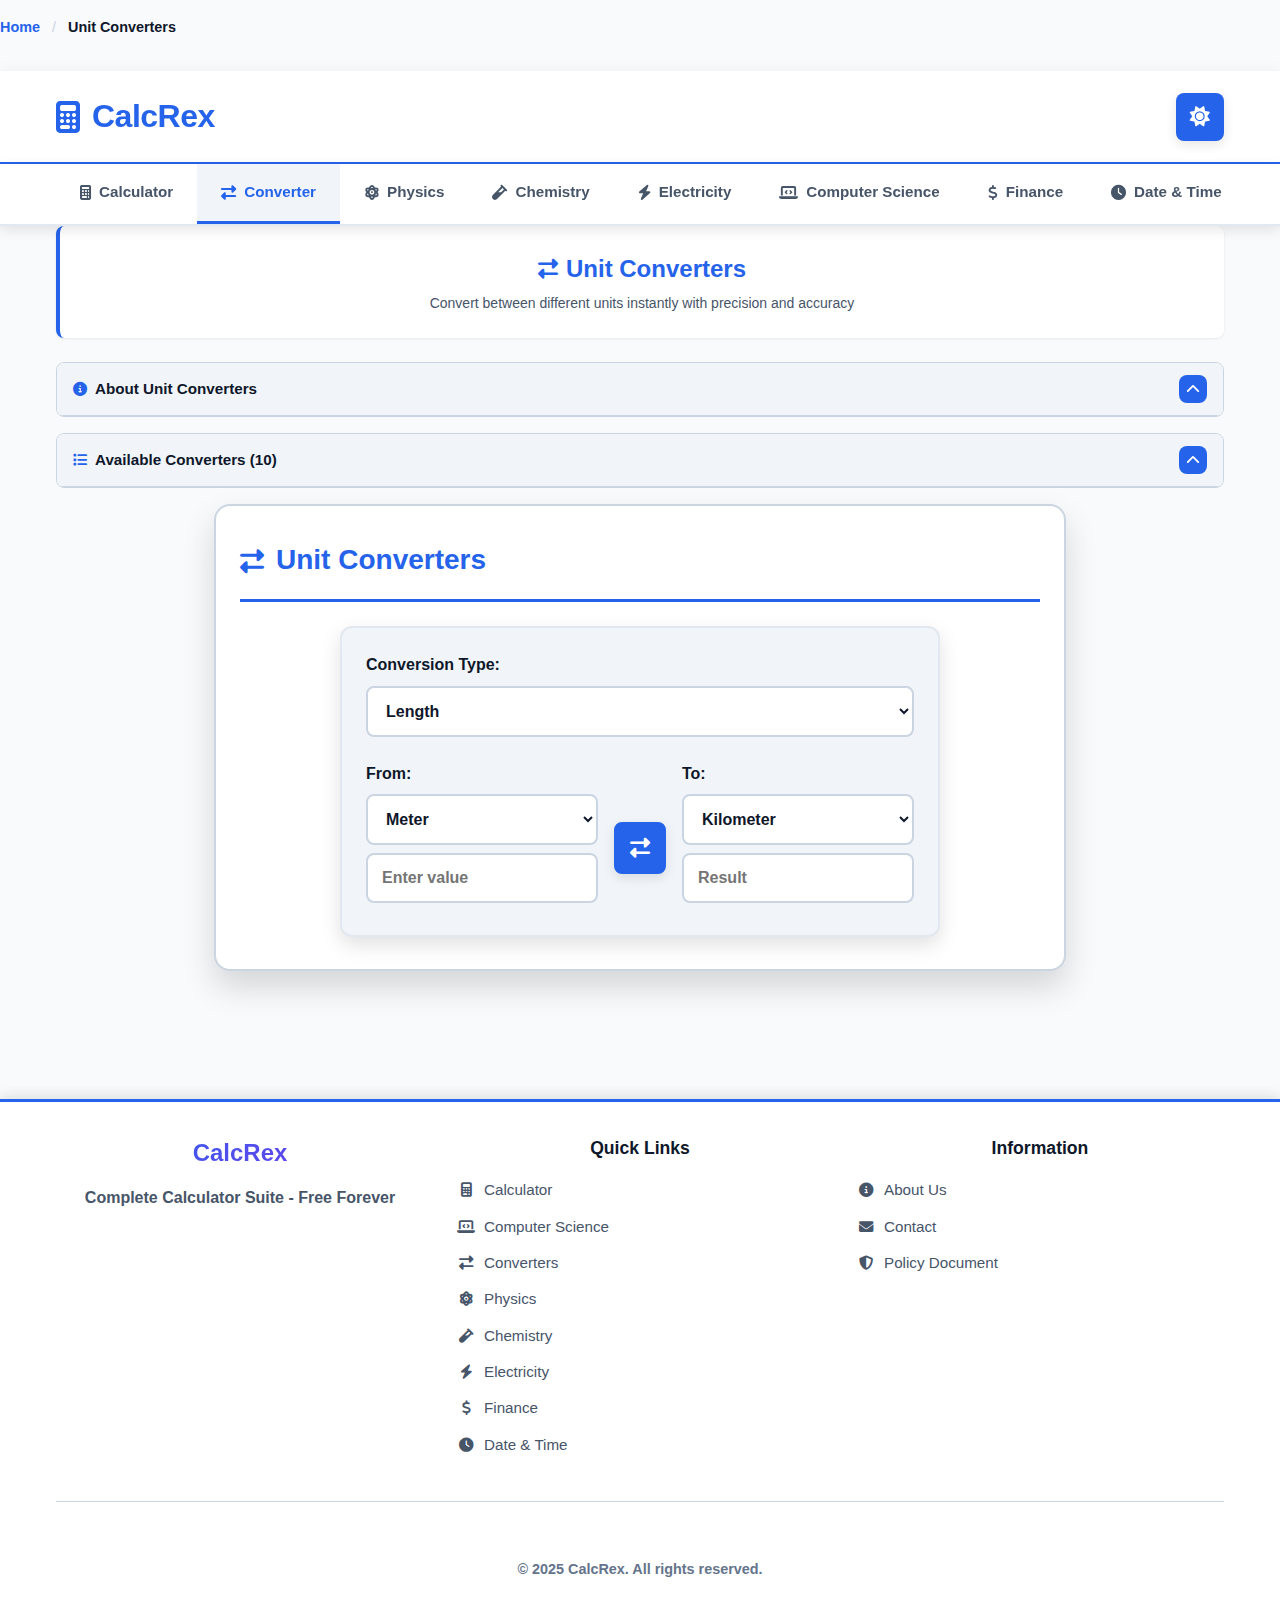
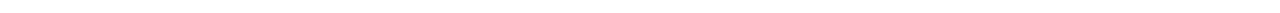
<file: converter/index.html>
<!DOCTYPE html>
<html lang="en">

<head>
    <!-- Basic Meta Tags -->
    <meta charset="UTF-8">
    <meta name="viewport" content="width=device-width, initial-scale=1.0">
    <meta http-equiv="X-UA-Compatible" content="IE=edge">

    <!-- Primary Meta Tags -->
    <title>Unit Converters - CalcRex | 10+ Free Online Unit Conversion Tools</title>
    <meta name="title" content="Unit Converters - CalcRex | 10+ Free Online Unit Conversion Tools">
    <meta name="description"
        content="Convert between units instantly with 10+ free converters. Length, weight, temperature, area, volume, speed, time, data storage, energy, and pressure conversions. Fast and accurate unit conversion.">
    <meta name="keywords"
        content="unit converter, length converter, weight converter, temperature converter, area converter, volume converter, speed converter, data converter, energy converter, pressure converter, CalcRex">
    <meta name="author" content="CalcRex">
    <meta name="robots" content="index, follow">
    <meta name="language" content="English">

    <!-- Canonical URL -->
    <link rel="canonical" href="https://calcrex.com/converters/">

    <!-- Open Graph / Facebook -->
    <meta property="og:type" content="website">
    <meta property="og:url" content="https://calcrex.com/converters/">
    <meta property="og:title" content="Unit Converters - CalcRex | 10+ Free Online Unit Conversion Tools">
    <meta property="og:description"
        content="Convert between units instantly with 10+ free converters. Length, weight, temperature, area, volume, speed, time, data storage, energy, and pressure.">
    <meta property="og:image" content="https://calcrex.com/images/og-converters.jpg">
    <meta property="og:site_name" content="CalcRex">
    <meta property="og:locale" content="en_US">

    <!-- Twitter Card -->
    <meta name="twitter:card" content="summary_large_image">
    <meta name="twitter:url" content="https://calcrex.com/converters/">
    <meta name="twitter:title" content="Unit Converters - CalcRex | 10+ Free Unit Conversion Tools">
    <meta name="twitter:description"
        content="Convert between units instantly with 10+ free converters. Length, weight, temperature, and more.">
    <meta name="twitter:image" content="https://calcrex.com/images/twitter-converters.jpg">

    <!-- Favicon -->
    <link rel="icon" type="image/png" sizes="144x144" href="/favicon-144x144.png">
    <link rel="icon" type="image/png" sizes="96x96" href="/favicon-96x96.png">
    <link rel="icon" type="image/png" sizes="48x48" href="/favicon-48x48.png">
    <link rel="apple-touch-icon" sizes="180x180" href="/apple-touch-icon.png">
    <link rel="manifest" href="/site.webmanifest">
    <meta name="theme-color" content="#3b82f6">
    <meta name="msapplication-TileColor" content="#3b82f6">

    <!-- Stylesheets -->
    <link rel="stylesheet" href="/css/unified.css">
    <link rel="stylesheet" href="/css/collapsible.css">
    <link rel="stylesheet" href="/css/footer.css">
    <link rel="stylesheet" href="https://cdnjs.cloudflare.com/ajax/libs/font-awesome/6.4.0/css/all.min.css">

    <!-- Structured Data - Breadcrumbs -->
    <script type="application/ld+json">
    {
      "@context": "https://schema.org",
      "@type": "BreadcrumbList",
      "itemListElement": [
        {
          "@type": "ListItem",
          "position": 1,
          "name": "Home",
          "item": "https://calcrex.com/"
        },
        {
          "@type": "ListItem",
          "position": 2,
          "name": "Unit Converters",
          "item": "https://calcrex.com/converters/"
        }
      ]
    }
    </script>

    <!-- Structured Data - CollectionPage -->
    <script type="application/ld+json">
    {
      "@context": "https://schema.org",
      "@type": "CollectionPage",
      "name": "Unit Converters",
      "description": "Free online unit conversion tools for length, weight, temperature, area, volume, speed, time, data storage, energy, and pressure.",
      "url": "https://calcrex.com/converters/",
      "publisher": {
        "@type": "Organization",
        "name": "CalcRex",
        "logo": {
          "@type": "ImageObject",
          "url": "https://calcrex.com/images/logo.png"
        }
      }
    }
    </script>

    <!-- Structured Data - SoftwareApplication -->
    <script type="application/ld+json">
    {
      "@context": "https://schema.org",
      "@type": "SoftwareApplication",
      "name": "CalcRex Unit Converters",
      "applicationCategory": "UtilitiesApplication",
      "operatingSystem": "Any",
      "offers": {
        "@type": "Offer",
        "price": "0",
        "priceCurrency": "USD"
      },
      "aggregateRating": {
        "@type": "AggregateRating",
        "ratingValue": "4.9",
        "ratingCount": "500"
      }
    }
    </script>
</head>

<!-- Breadcrumb Navigation (Add to body after header) -->
<nav class="breadcrumb" aria-label="Breadcrumb">
    <ol itemscope itemtype="https://schema.org/BreadcrumbList">
        <li itemprop="itemListElement" itemscope itemtype="https://schema.org/ListItem">
            <a itemprop="item" href="https://calcrex.com/">
                <span itemprop="name">Home</span>
            </a>
            <meta itemprop="position" content="1" />
        </li>
        <li itemprop="itemListElement" itemscope itemtype="https://schema.org/ListItem">
            <span itemprop="name">Unit Converters</span>
            <meta itemprop="position" content="2" />
        </li>
    </ol>
</nav>

<body>
    <!-- Header -->
    <header class="site-header">
        <div class="container">
            <a href="/">
                <div class="logo">
                    <i class="fas fa-calculator"></i>
                    <h1>CalcRex</h1>
                </div>
            </a>

            <div class="header-actions">

                <!-- Donation Button 
                <a href="https://www.paypal.com/donate/?hosted_button_id=YOUR_BUTTON_ID" 
                   target="_blank" 
                   rel="noopener noreferrer"
                   class="donate-btn">
                    <i class="fas fa-heart"></i> 
                    <span class="donate-text">
                        <span class="donate-main">Support Us</span>
                        <span class="donate-sub">Buy us a coffee</span>
                    </span>
                   
                    <i class="fab fa-paypal"></i>
                </a> -->

                <!-- Theme Toggle -->
                <button class="theme-toggle" id="themeToggle" aria-label="Toggle dark mode">
                    <i class="fas fa-moon"></i>
                </button>
            </div>
        </div>
    </header>

    <!-- Sticky Navigation -->

    <nav class="calc-nav">
        <div class="container">
            <ul class="nav-menu">
                <li><a href="/"><i class="fas fa-calculator" aria-hidden="true"></i> Calculator</a></li>
                <li><a href="/converter"><i class="fas fa-exchange-alt" aria-hidden="true"></i> Converter</a></li>
                <li><a href="/physics"><i class="fas fa-atom" aria-hidden="true"></i> Physics</a></li>
                <li><a href="/chemistry"><i class="fas fa-vial" aria-hidden="true"></i> Chemistry</a></li>
                <li><a href="/electricity"><i class="fas fa-bolt" aria-hidden="true"></i> Electricity</a></li>
                <li><a href="/computer-science"><i class="fas fa-laptop-code" aria-hidden="true"></i> Computer
                        Science</a></li>
                <li><a href="/finance"><i class="fas fa-dollar-sign" aria-hidden="true"></i> Finance</a></li>
                <li><a href="/date-time"><i class="fas fa-clock" aria-hidden="true"></i> Date & Time</a></li>
            </ul>
        </div>
    </nav>

    <main class="main-content">
        <div class="container">
            <div class="page-header">
                <h1><i class="fas fa-exchange-alt"></i> Unit Converters</h1>
                <p class="page-subtitle">Convert between different units instantly with precision and accuracy</p>
            </div>

            <!-- Description Section - Collapsible -->
            <section class="collapsible-section collapsed">
                <div class="collapsible-header">
                    <h2><i class="fas fa-info-circle"></i> About Unit Converters</h2>
                    <button class="collapse-toggle" aria-label="Toggle section">
                        <i class="fas fa-chevron-down"></i>
                    </button>
                </div>
                <div class="collapsible-content">
                    <div class="description-content">
                        <p>
                            Convert between different units instantly with our comprehensive <strong>unit converter</strong>
                            collection. From everyday measurements like <strong>length and weight</strong> to specialized
                            conversions for <strong>data storage</strong> and <strong>energy</strong>, our converters handle
                            metric, imperial, and international units with precision. Perfect for students, engineers,
                            cooks, travelers, and anyone needing quick unit conversions.
                        </p>
                    </div>
                </div>
            </section>

            <!-- Available Converters List - Collapsible -->
            <section class="collapsible-section collapsed">
                <div class="collapsible-header">
                    <h2><i class="fas fa-list"></i> Available Converters (10)</h2>
                    <button class="collapse-toggle" aria-label="Toggle section">
                        <i class="fas fa-chevron-down"></i>
                    </button>
                </div>
                <div class="collapsible-content">
                    <div class="calculator-list-content">
                        <ul class="calculator-feature-list">
                            <li><strong>Length Converter</strong> - Meters, feet, inches, kilometers, miles, yards, centimeters,
                                millimeters, nautical miles</li>
                            <li><strong>Weight/Mass Converter</strong> - Kilograms, pounds, ounces, grams, tons, stones, carats
                            </li>
                            <li><strong>Temperature Converter</strong> - Celsius, Fahrenheit, Kelvin conversions</li>
                            <li><strong>Area Converter</strong> - Square meters, square feet, acres, hectares, square
                                kilometers, square miles</li>
                            <li><strong>Volume Converter</strong> - Liters, gallons, milliliters, cups, fluid ounces, cubic
                                meters, pints, quarts</li>
                            <li><strong>Speed Converter</strong> - Miles per hour (mph), kilometers per hour (km/h), meters per
                                second, knots</li>
                            <li><strong>Time Converter</strong> - Seconds, minutes, hours, days, weeks, months, years</li>
                            <li><strong>Data Storage Converter</strong> - Bytes, kilobytes, megabytes, gigabytes, terabytes,
                                bits</li>
                            <li><strong>Energy Converter</strong> - Joules, calories, kilocalories, watt-hours, kilowatt-hours,
                                BTU</li>
                            <li><strong>Pressure Converter</strong> - Pascal, bar, PSI, atmosphere, torr, mmHg</li>
                        </ul>
                    </div>
                </div>
            </section>

            <div class="container">
                <div class="content-grid-with-ads">

                    <!-- Left AdSense Sidebar -->
                    <aside class="ad-sidebar ad-sidebar-left">
                        <div class="ad-sticky">
                            <div class="ad-unit">
                                <p class="ad-label">Advertisement</p>
                                <div class="ad-placeholder ad-300x600">
                                    <!-- Google AdSense Code Here -->
                                    <p>300x600</p>
                                </div>
                            </div>
                            <div class="ad-unit">
                                <p class="ad-label">Advertisement</p>
                                <div class="ad-placeholder ad-300x250">
                                    <!-- Google AdSense Code Here -->
                                    <p>300x250</p>
                                </div>
                            </div>
                        </div>
                    </aside>

                    <!-- 2. CONVERTERS SECTION -->
                    <section id="converters" class="calculator-section">
                        <h2 class="section-title"><i class="fas fa-exchange-alt"></i> Unit Converters</h2>

                        <div class="converter-container">
                            <div class="converter-type-select">
                                <label for="conv-type">Conversion Type:</label>
                                <select id="conv-type" onchange="ConverterApp.changeType()">
                                    <option value="length">Length</option>
                                    <option value="weight">Weight/Mass</option>
                                    <option value="temperature">Temperature</option>
                                    <option value="area">Area</option>
                                    <option value="volume">Volume</option>
                                    <option value="speed">Speed</option>
                                    <option value="time">Time</option>
                                    <option value="data">Data Storage</option>
                                    <option value="energy">Energy</option>
                                    <option value="pressure">Pressure</option>
                                </select>
                            </div>

                            <div class="converter-inputs">
                                <div class="input-group">
                                    <label for="conv-from-unit">From:</label>
                                    <select id="conv-from-unit" onchange="ConverterApp.convert()"></select>
                                    <input type="text" id="conv-from-value" class="number-input"
                                        placeholder="Enter value">
                                </div>

                                <div class="swap-btn">
                                    <button onclick="ConverterApp.swap()"><i class="fas fa-exchange-alt"></i></button>
                                </div>

                                <div class="input-group">
                                    <label for="conv-to-unit">To:</label>
                                    <select id="conv-to-unit" onchange="ConverterApp.convert()"></select>
                                    <input type="text" id="conv-to-value" class="number-input" placeholder="Result"
                                        readonly>
                                </div>
                            </div>
                        </div>
                    </section>

                    <!-- Right AdSense Sidebar -->
                    <aside class="ad-sidebar ad-sidebar-right">
                        <div class="ad-sticky">
                            <div class="ad-unit">
                                <p class="ad-label">Advertisement</p>
                                <div class="ad-placeholder ad-300x600">
                                    <!-- Google AdSense Code Here -->
                                    <p>300x600</p>
                                </div>
                            </div>
                            <div class="ad-unit">
                                <p class="ad-label">Advertisement</p>
                                <div class="ad-placeholder ad-300x250">
                                    <!-- Google AdSense Code Here -->
                                    <p>300x250</p>
                                </div>
                            </div>
                        </div>
                    </aside>
                </div>
            </div>

        </div>
    </main>

    <!-- Footer -->
    <footer class="site-footer">
        <div class="container">
            <div class="footer-content">
                <div class="footer-section">
                    <a href="/">
                        <h3>CalcRex</h3>
                    </a>
                    <p>Complete Calculator Suite - Free Forever</p>
                </div>
                <div class="footer-section">
                    <h4>Quick Links</h4>
                    <ul class="footer-links">
                        <li><a href="/#calculator"><i class="fas fa-calculator"></i> Calculator</a></li>
                        <li><a href="/computer-science"><i class="fas fa-laptop-code"></i> Computer Science</a></li>
                        <li><a href="/converters"><i class="fas fa-exchange-alt"></i> Converters</a></li>
                        <li><a href="/physics"><i class="fas fa-atom"></i> Physics</a></li>
                        <li><a href="/chemistry"><i class="fas fa-vial"></i> Chemistry</a></li>
                        <li><a href="/electricity"><i class="fas fa-bolt"></i> Electricity</a></li>
                        <li><a href="/finance"><i class="fas fa-dollar-sign"></i> Finance</a></li>
                        <li><a href="/date-time"><i class="fas fa-clock"></i> Date & Time</a></li>
                    </ul>
                </div>
                <div class="footer-section">
                    <h4>Information</h4>
                    <ul class="footer-links">
                        <li><a href="/about"><i class="fas fa-info-circle"></i> About Us</a></li>
                        <li><a href="/contact"><i class="fas fa-envelope"></i> Contact</a></li>
                        <li><a href="/policy-document"><i class="fas fa-shield-alt"></i> Policy Document</a></li>
                    </ul>
                </div>
            </div>
            <div class="footer-bottom">
                <p>&copy; 2025 CalcRex. All rights reserved.</p>
            </div>
        </div>
    </footer>

    <script src="../js/theme.js"></script>
    <script src="../js/collapsible.js"></script>
    <script src="../js/converter.js"></script>
</body>

</html>
</file>
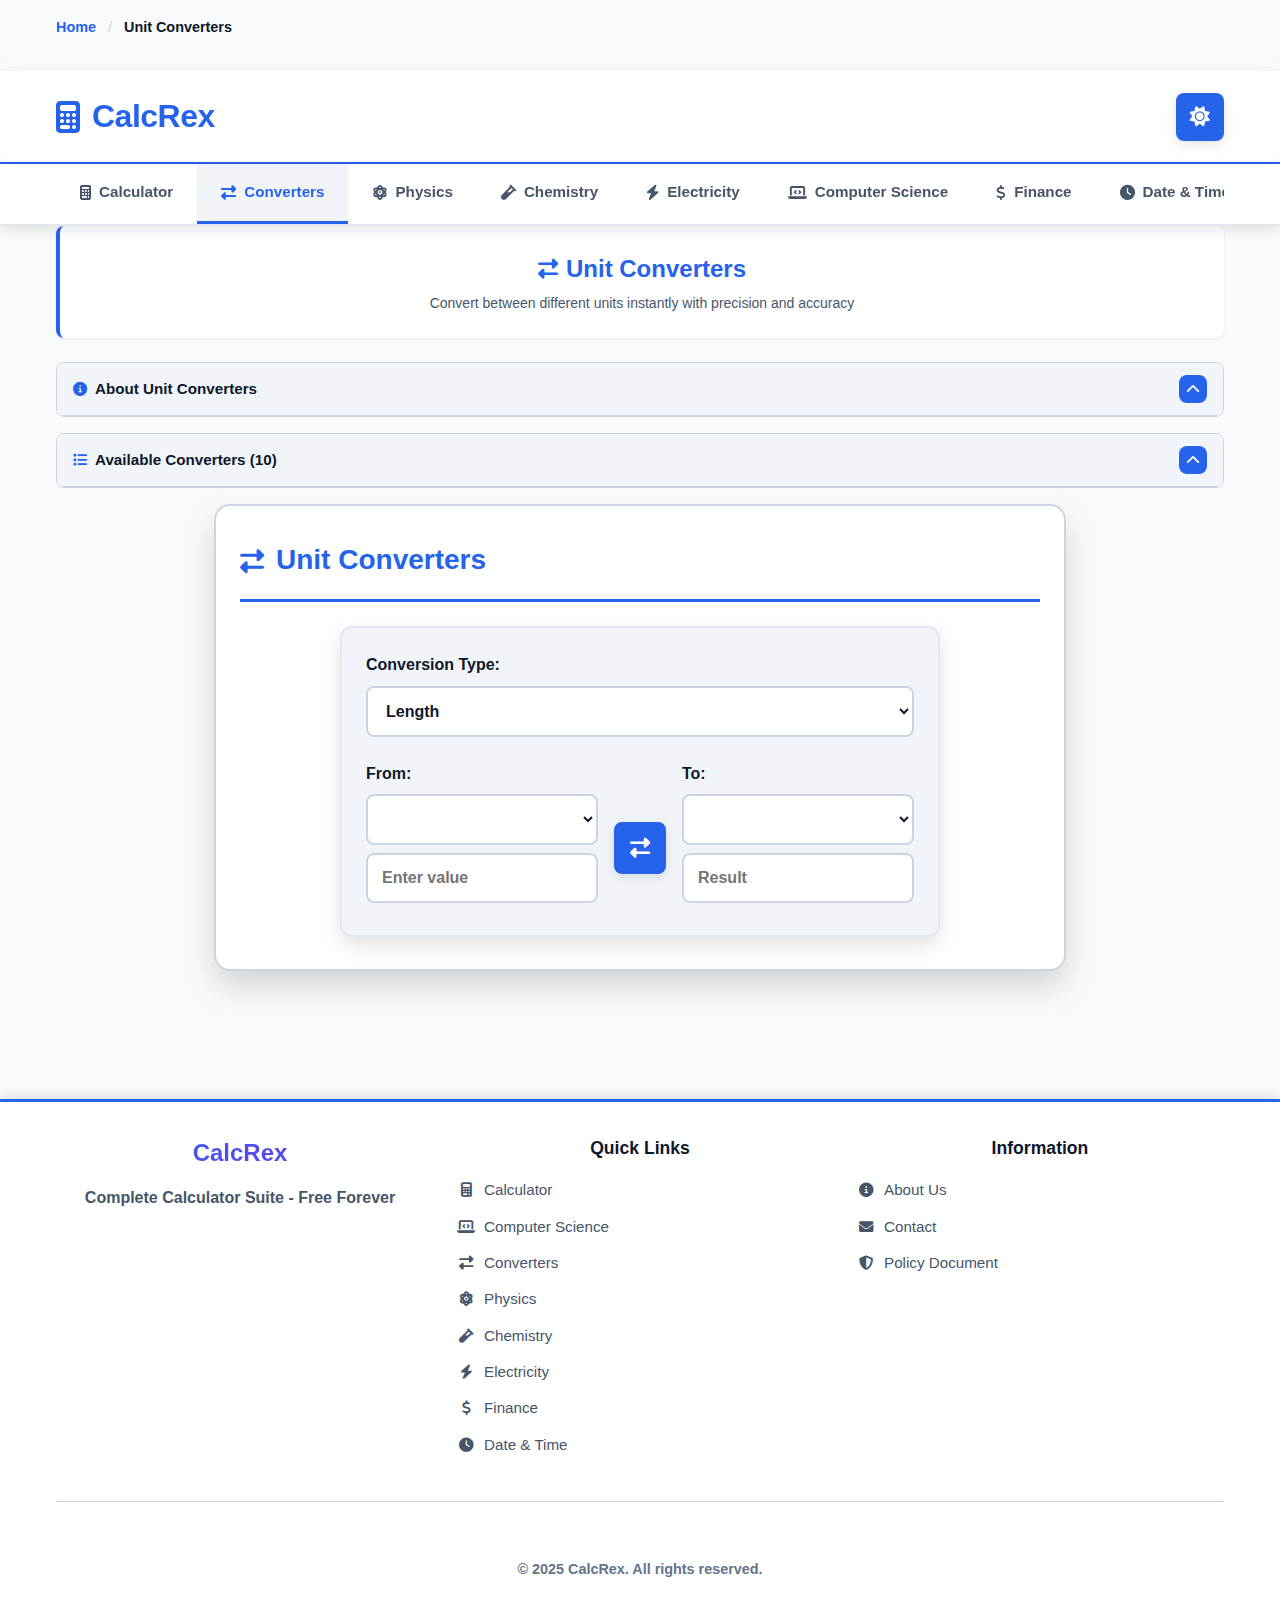
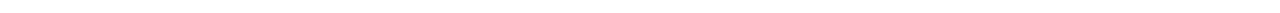
<file: converters/index.html>
<!DOCTYPE html>
<html lang="en">

<head>
    <!-- Basic Meta Tags -->
    <meta charset="UTF-8">
    <meta name="viewport" content="width=device-width, initial-scale=1.0">
    <meta http-equiv="X-UA-Compatible" content="IE=edge">

    <!-- Primary Meta Tags -->
    <title>Unit Converters - CalcRex | 10+ Free Online Unit Conversion Tools</title>
    <meta name="title" content="Unit Converters - CalcRex | 10+ Free Online Unit Conversion Tools">
    <meta name="description"
        content="Convert between units instantly with 10+ free converters. Length, weight, temperature, area, volume, speed, time, data storage, energy, and pressure conversions. Fast and accurate unit conversion.">
    <meta name="keywords"
        content="unit converter, length converter, weight converter, temperature converter, area converter, volume converter, speed converter, data converter, energy converter, pressure converter, CalcRex">
    <meta name="author" content="CalcRex">
    <meta name="robots" content="index, follow">
    <meta name="language" content="English">

    <!-- Canonical URL -->
    <link rel="canonical" href="https://calcrex.com/converters/">

    <!-- Open Graph / Facebook -->
    <meta property="og:type" content="website">
    <meta property="og:url" content="https://calcrex.com/converters/">
    <meta property="og:title" content="Unit Converters - CalcRex | 10+ Free Online Unit Conversion Tools">
    <meta property="og:description"
        content="Convert between units instantly with 10+ free converters. Length, weight, temperature, area, volume, speed, time, data storage, energy, and pressure.">
    <meta property="og:image" content="https://calcrex.com/img/calcrex-banner.webp">
    <meta property="og:site_name" content="CalcRex">
    <meta property="og:locale" content="en_US">

    <!-- Twitter Card -->
    <meta name="twitter:card" content="summary_large_image">
    <meta name="twitter:url" content="https://calcrex.com/converters/">
    <meta name="twitter:title" content="Unit Converters - CalcRex | 10+ Free Unit Conversion Tools">
    <meta name="twitter:description"
        content="Convert between units instantly with 10+ free converters. Length, weight, temperature, and more.">
    <meta name="twitter:image" content="https://calcrex.com/images/twitter-converters.jpg">

    <!-- Favicon -->
    <link rel="icon" type="image/png" sizes="144x144" href="/favicon-144x144.png">
    <link rel="icon" type="image/png" sizes="96x96" href="/favicon-96x96.png">
    <link rel="icon" type="image/png" sizes="48x48" href="/favicon-48x48.png">
    <link rel="apple-touch-icon" sizes="180x180" href="/apple-touch-icon.png">
    <link rel="manifest" href="/site.webmanifest">
    <meta name="theme-color" content="#3b82f6">
    <meta name="msapplication-TileColor" content="#3b82f6">

    <!-- Stylesheets -->
    <link rel="stylesheet" href="/css/unified.css">
    <link rel="stylesheet" href="/css/collapsible.css">
    <link rel="stylesheet" href="/css/footer.css">
    <link rel="stylesheet" href="https://cdnjs.cloudflare.com/ajax/libs/font-awesome/6.4.0/css/all.min.css">

    <!-- Structured Data - Breadcrumbs -->
    <script type="application/ld+json">
    {
      "@context": "https://schema.org",
      "@type": "BreadcrumbList",
      "itemListElement": [
        {
          "@type": "ListItem",
          "position": 1,
          "name": "Home",
          "item": "https://calcrex.com/"
        },
        {
          "@type": "ListItem",
          "position": 2,
          "name": "Unit Converters",
          "item": "https://calcrex.com/converters/"
        }
      ]
    }
    </script>

    <!-- Structured Data - CollectionPage -->
    <script type="application/ld+json">
    {
      "@context": "https://schema.org",
      "@type": "CollectionPage",
      "name": "Unit Converters",
      "description": "Free online unit conversion tools for length, weight, temperature, area, volume, speed, time, data storage, energy, and pressure.",
      "url": "https://calcrex.com/converters/",
      "publisher": {
        "@type": "Organization",
        "name": "CalcRex",
        "logo": {
          "@type": "ImageObject",
          "url": "https://calcrex.com/images/logo.png"
        }
      }
    }
    </script>

    <!-- Structured Data - SoftwareApplication -->
    <script type="application/ld+json">
    {
      "@context": "https://schema.org",
      "@type": "SoftwareApplication",
      "name": "CalcRex Unit Converters",
      "applicationCategory": "UtilitiesApplication",
      "operatingSystem": "Any",
      "offers": {
        "@type": "Offer",
        "price": "0",
        "priceCurrency": "USD"
      },
      "aggregateRating": {
        "@type": "AggregateRating",
        "ratingValue": "4.9",
        "ratingCount": "500"
      }
    }
    </script>
</head>

<!-- Breadcrumb Navigation (Add to body after header) -->
<div class="container">
    <nav class="breadcrumb" aria-label="Breadcrumb">
        <ol itemscope itemtype="https://schema.org/BreadcrumbList">
            <li itemprop="itemListElement" itemscope itemtype="https://schema.org/ListItem">
                <a itemprop="item" href="https://calcrex.com/">
                    <span itemprop="name">Home</span>
                </a>
                <meta itemprop="position" content="1" />
            </li>
            <li itemprop="itemListElement" itemscope itemtype="https://schema.org/ListItem">
                <span itemprop="name">Unit Converters</span>
                <meta itemprop="position" content="2" />
            </li>
        </ol>
    </nav>
</div>

<body>
    <!-- Header -->
    <header class="site-header">
        <div class="container">
            <a href="/">
                <div class="logo">
                    <i class="fas fa-calculator"></i>
                    <h1>CalcRex</h1>
                </div>
            </a>

            <div class="header-actions">

                <!-- Donation Button 
                <a href="https://www.paypal.com/donate/?hosted_button_id=YOUR_BUTTON_ID" 
                   target="_blank" 
                   rel="noopener noreferrer"
                   class="donate-btn">
                    <i class="fas fa-heart"></i> 
                    <span class="donate-text">
                        <span class="donate-main">Support Us</span>
                        <span class="donate-sub">Buy us a coffee</span>
                    </span>
                   
                    <i class="fab fa-paypal"></i>
                </a> -->

                <!-- Theme Toggle -->
                <button class="theme-toggle" id="themeToggle" aria-label="Toggle dark mode">
                    <i class="fas fa-moon"></i>
                </button>
            </div>
        </div>
    </header>

    <!-- Sticky Navigation -->

    <nav class="calc-nav">
        <div class="container">
            <ul class="nav-menu">
                <li><a href="/"><i class="fas fa-calculator" aria-hidden="true"></i> Calculator</a></li>
                <li><a href="/converters"><i class="fas fa-exchange-alt" aria-hidden="true"></i> Converters</a></li>
                <li><a href="/physics"><i class="fas fa-atom" aria-hidden="true"></i> Physics</a></li>
                <li><a href="/chemistry"><i class="fas fa-vial" aria-hidden="true"></i> Chemistry</a></li>
                <li><a href="/electricity"><i class="fas fa-bolt" aria-hidden="true"></i> Electricity</a></li>
                <li><a href="/computer-science"><i class="fas fa-laptop-code" aria-hidden="true"></i> Computer
                        Science</a></li>
                <li><a href="/finance"><i class="fas fa-dollar-sign" aria-hidden="true"></i> Finance</a></li>
                <li><a href="/date-time"><i class="fas fa-clock" aria-hidden="true"></i> Date & Time</a></li>
            </ul>
        </div>
    </nav>

    <main class="main-content">
        <div class="container">
            <div class="page-header">
                <h1><i class="fas fa-exchange-alt"></i> Unit Converters</h1>
                <p class="page-subtitle">Convert between different units instantly with precision and accuracy</p>
            </div>

            <!-- Description Section - Collapsible -->
            <section class="collapsible-section collapsed">
                <div class="collapsible-header">
                    <h2><i class="fas fa-info-circle"></i> About Unit Converters</h2>
                    <button class="collapse-toggle" aria-label="Toggle section">
                        <i class="fas fa-chevron-down"></i>
                    </button>
                </div>
                <div class="collapsible-content">
                    <div class="description-content">
                        <p>
                            Convert between different units instantly with our comprehensive <strong>unit
                                converters</strong>
                            collection. From everyday measurements like <strong>length and weight</strong> to
                            specialized
                            conversions for <strong>data storage</strong> and <strong>energy</strong>, our converters
                            handle
                            metric, imperial, and international units with precision. Perfect for students, engineers,
                            cooks, travelers, and anyone needing quick unit conversions.
                        </p>
                    </div>
                </div>
            </section>

            <!-- Available Converters List - Collapsible -->
            <section class="collapsible-section collapsed">
                <div class="collapsible-header">
                    <h2><i class="fas fa-list"></i> Available Converters (10)</h2>
                    <button class="collapse-toggle" aria-label="Toggle section">
                        <i class="fas fa-chevron-down"></i>
                    </button>
                </div>
                <div class="collapsible-content">
                    <div class="calculator-list-content">
                        <ul class="calculator-feature-list">
                            <li><strong>Length Converters</strong> - Meters, feet, inches, kilometers, miles, yards,
                                centimeters,
                                millimeters, nautical miles</li>
                            <li><strong>Weight/Mass Converters</strong> - Kilograms, pounds, ounces, grams, tons,
                                stones,
                                carats
                            </li>
                            <li><strong>Temperature Converters</strong> - Celsius, Fahrenheit, Kelvin conversions</li>
                            <li><strong>Area Converters</strong> - Square meters, square feet, acres, hectares, square
                                kilometers, square miles</li>
                            <li><strong>Volume Converters</strong> - Liters, gallons, milliliters, cups, fluid ounces,
                                cubic
                                meters, pints, quarts</li>
                            <li><strong>Speed Converters</strong> - Miles per hour (mph), kilometers per hour (km/h),
                                meters per
                                second, knots</li>
                            <li><strong>Time Converters</strong> - Seconds, minutes, hours, days, weeks, months, years
                            </li>
                            <li><strong>Data Storage Converters</strong> - Bytes, kilobytes, megabytes, gigabytes,
                                terabytes,
                                bits</li>
                            <li><strong>Energy Converters</strong> - Joules, calories, kilocalories, watt-hours,
                                kilowatt-hours,
                                BTU</li>
                            <li><strong>Pressure Converters</strong> - Pascal, bar, PSI, atmosphere, torr, mmHg</li>
                        </ul>
                    </div>
                </div>
            </section>

            <div class="container">
                <div class="content-grid-with-ads">

                    <!-- Left AdSense Sidebar -->
                    <aside class="ad-sidebar ad-sidebar-left">
                        <div class="ad-sticky">
                            <div class="ad-unit">
                                <p class="ad-label">Advertisement</p>
                                <div class="ad-placeholder ad-300x600">
                                    <!-- Google AdSense Code Here -->
                                    <p>300x600</p>
                                </div>
                            </div>
                            <div class="ad-unit">
                                <p class="ad-label">Advertisement</p>
                                <div class="ad-placeholder ad-300x250">
                                    <!-- Google AdSense Code Here -->
                                    <p>300x250</p>
                                </div>
                            </div>
                        </div>
                    </aside>

                    <!-- 2. CONVERTERS SECTION -->
                    <section id="converters" class="calculator-section">
                        <h2 class="section-title"><i class="fas fa-exchange-alt"></i> Unit Converters</h2>

                        <div class="converter-container">
                            <div class="converter-type-select">
                                <label for="conv-type">Conversion Type:</label>
                                <select id="conv-type" onchange="ConverterApp.changeType()">
                                    <option value="length">Length</option>
                                    <option value="weight">Weight/Mass</option>
                                    <option value="temperature">Temperature</option>
                                    <option value="area">Area</option>
                                    <option value="volume">Volume</option>
                                    <option value="speed">Speed</option>
                                    <option value="time">Time</option>
                                    <option value="data">Data Storage</option>
                                    <option value="energy">Energy</option>
                                    <option value="pressure">Pressure</option>
                                </select>
                            </div>

                            <div class="converter-inputs">
                                <div class="input-group">
                                    <label for="conv-from-unit">From:</label>
                                    <select id="conv-from-unit" onchange="ConverterApp.convert()"></select>
                                    <input type="text" id="conv-from-value" class="number-input"
                                        placeholder="Enter value">
                                </div>

                                <div class="swap-btn">
                                    <button onclick="ConverterApp.swap()"><i class="fas fa-exchange-alt"></i></button>
                                </div>

                                <div class="input-group">
                                    <label for="conv-to-unit">To:</label>
                                    <select id="conv-to-unit" onchange="ConverterApp.convert()"></select>
                                    <input type="text" id="conv-to-value" class="number-input" placeholder="Result"
                                        readonly>
                                </div>
                            </div>
                        </div>
                    </section>

                    <!-- Right AdSense Sidebar -->
                    <aside class="ad-sidebar ad-sidebar-right">
                        <div class="ad-sticky">
                            <div class="ad-unit">
                                <p class="ad-label">Advertisement</p>
                                <div class="ad-placeholder ad-300x600">
                                    <!-- Google AdSense Code Here -->
                                    <p>300x600</p>
                                </div>
                            </div>
                            <div class="ad-unit">
                                <p class="ad-label">Advertisement</p>
                                <div class="ad-placeholder ad-300x250">
                                    <!-- Google AdSense Code Here -->
                                    <p>300x250</p>
                                </div>
                            </div>
                        </div>
                    </aside>
                </div>
            </div>

        </div>
    </main>

    <!-- Footer -->
    <footer class="site-footer">
        <div class="container">
            <div class="footer-content">
                <div class="footer-section">
                    <a href="/">
                        <h3>CalcRex</h3>
                    </a>
                    <p>Complete Calculator Suite - Free Forever</p>
                </div>
                <div class="footer-section">
                    <h4>Quick Links</h4>
                    <ul class="footer-links">
                        <li><a href="/#calculator"><i class="fas fa-calculator"></i> Calculator</a></li>
                        <li><a href="/computer-science"><i class="fas fa-laptop-code"></i> Computer Science</a></li>
                        <li><a href="/converterss"><i class="fas fa-exchange-alt"></i> Converters</a></li>
                        <li><a href="/physics"><i class="fas fa-atom"></i> Physics</a></li>
                        <li><a href="/chemistry"><i class="fas fa-vial"></i> Chemistry</a></li>
                        <li><a href="/electricity"><i class="fas fa-bolt"></i> Electricity</a></li>
                        <li><a href="/finance"><i class="fas fa-dollar-sign"></i> Finance</a></li>
                        <li><a href="/date-time"><i class="fas fa-clock"></i> Date & Time</a></li>
                    </ul>
                </div>
                <div class="footer-section">
                    <h4>Information</h4>
                    <ul class="footer-links">
                        <li><a href="/about"><i class="fas fa-info-circle"></i> About Us</a></li>
                        <li><a href="/contact"><i class="fas fa-envelope"></i> Contact</a></li>
                        <li><a href="/policy-document"><i class="fas fa-shield-alt"></i> Policy Document</a></li>
                    </ul>
                </div>
            </div>
            <div class="footer-bottom">
                <p>&copy; 2025 CalcRex. All rights reserved.</p>
            </div>
        </div>
    </footer>

    <script src="../js/theme.js"></script>
    <script src="../js/collapsible.js"></script>
    <script src="../js/converters.js"></script>
</body>

</html>
</file>
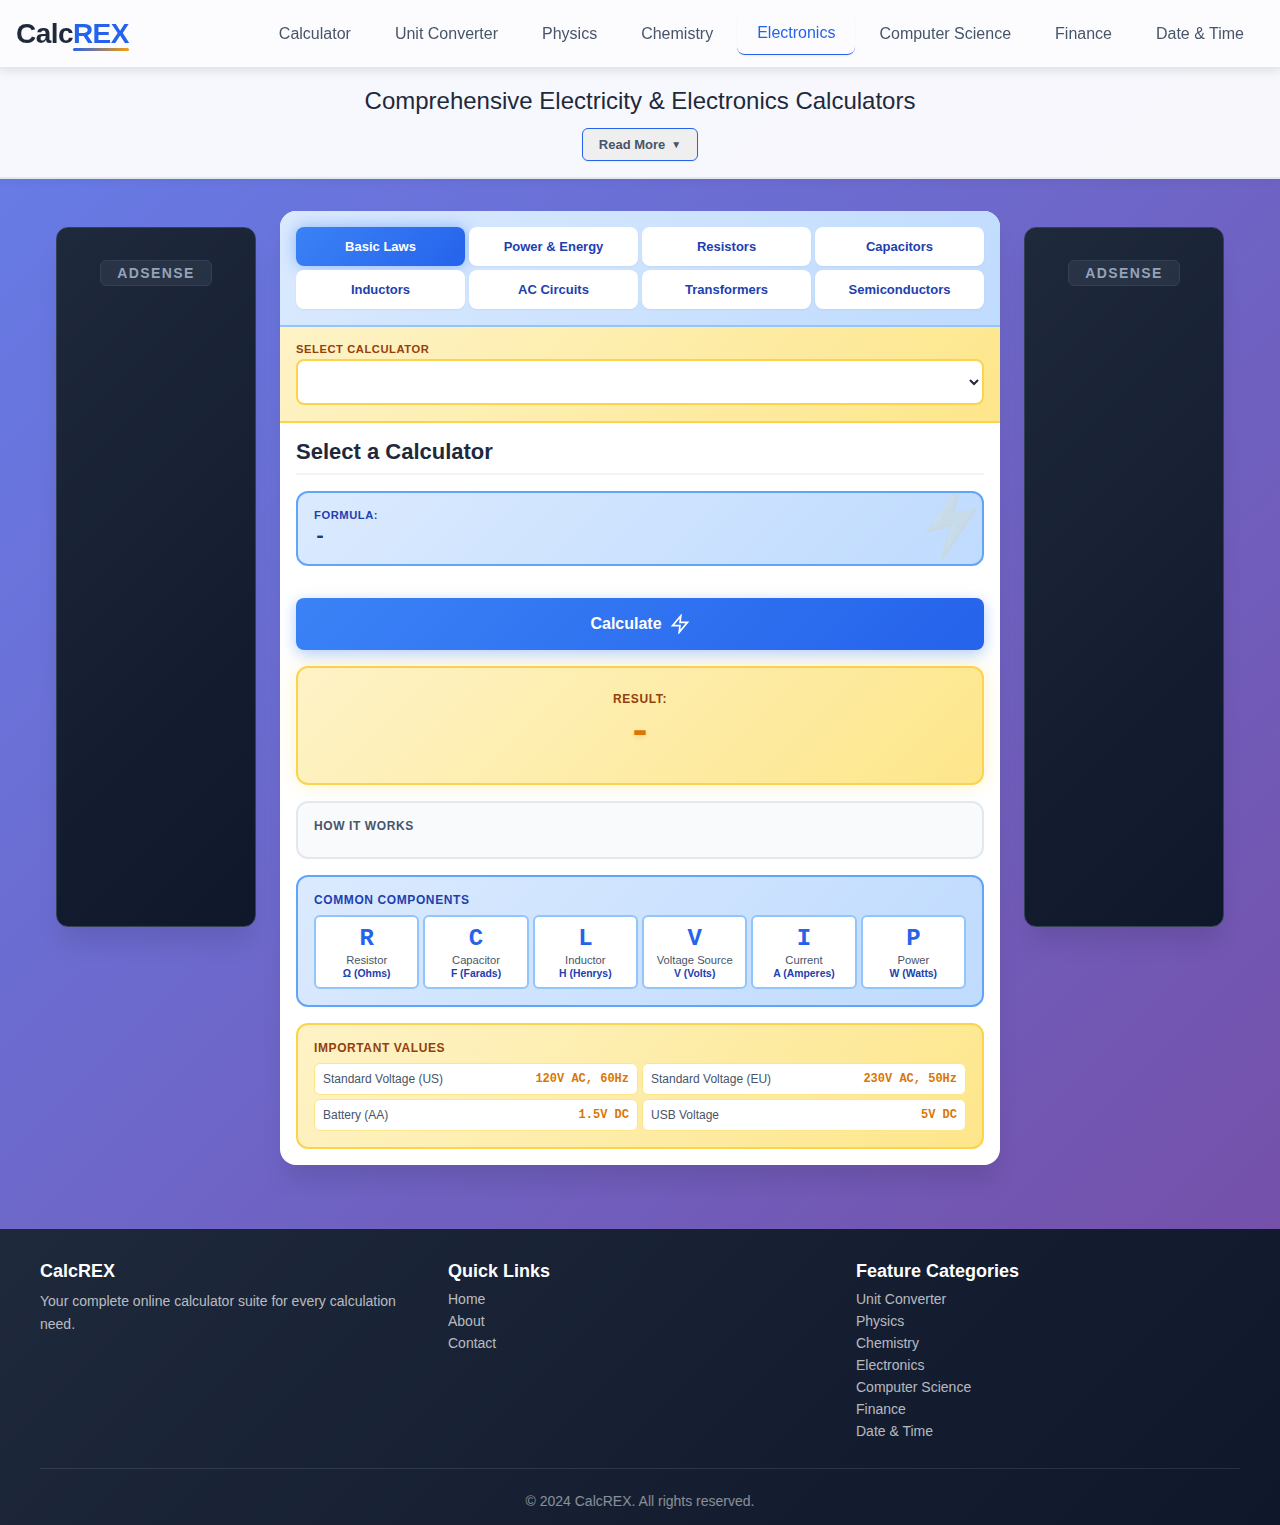
<file: electricity/index.html>
<!DOCTYPE html>
<html lang="en">

<head>
    <!-- Basic Meta Tags -->
    <meta charset="UTF-8">
    <meta name="viewport" content="width=device-width, initial-scale=1.0">
    <meta http-equiv="X-UA-Compatible" content="IE=edge">

    <!-- Primary Meta Tags -->
    <title>Electricity Calculators - CalcRex | 30+ Electrical Engineering Tools</title>
    <meta name="title" content="Electricity Calculators - CalcRex | 30+ Electrical Engineering Tools">
    <meta name="description"
        content="Solve electrical engineering problems with 30+ calculators for Ohm's Law, power, circuits, AC/DC analysis, component design, and electrical formulas. Free electrical calculators.">
    <meta name="keywords"
        content="electricity calculator, Ohm's law calculator, power calculator, voltage calculator, current calculator, resistance calculator, electrical engineering tools, circuit calculator, CalcRex">
    <meta name="author" content="CalcRex">
    <meta name="robots" content="index, follow">
    <meta name="language" content="English">

    <!-- Canonical URL -->
    <link rel="canonical" href="https://calcrex.com/electricity/">

    <!-- DNS Prefetch & Preconnect for Performance -->
    <link rel="preconnect" href="https://pagead2.googlesyndication.com">
    <link rel="dns-prefetch" href="//pagead2.googlesyndication.com">
    <link rel="preconnect" href="https://cdnjs.cloudflare.com">
    <link rel="dns-prefetch" href="//cdnjs.cloudflare.com">
    <link rel="preconnect" href="https://fonts.googleapis.com">

    <!-- Open Graph / Facebook -->
    <meta property="og:type" content="website">
    <meta property="og:url" content="https://calcrex.com/electricity/">
    <meta property="og:title" content="Electricity Calculators - CalcRex | 30+ Electrical Engineering Tools">
    <meta property="og:description"
        content="Solve electrical engineering problems with 30+ calculators for Ohm's Law, power, circuits, AC/DC analysis, and component design.">
    <meta property="og:image" content="https://calcrex.com/img/calcrex-banner.webp">
    <meta property="og:site_name" content="CalcRex">
    <meta property="og:locale" content="en_US">

    <!-- Twitter Card -->
    <meta name="twitter:card" content="summary_large_image">
    <meta name="twitter:url" content="https://calcrex.com/electricity/">
    <meta name="twitter:title" content="Electricity Calculators - CalcRex | 30+ Electrical Engineering Tools">
    <meta name="twitter:description"
        content="Solve electrical engineering problems with 30+ calculators for Ohm's Law, power, circuits, and more.">
    <meta name="twitter:image" content="https://calcrex.com/img/twitter-electricity.jpg">

    <!-- Favicon -->
    <link rel="icon" type="image/png" href="/favicon.png">
    <link rel="manifest" href="/site.webmanifest">


    <!-- Stylesheets -->
    <link rel="stylesheet" href="/css/styles.css">
    <link rel="stylesheet" href="/css/electricity.css">
    <link rel="stylesheet" href="/css/pages.css">
    <link rel="stylesheet" href="https://cdnjs.cloudflare.com/ajax/libs/font-awesome/6.4.0/css/all.min.css">

    <!-- Structured Data - Breadcrumbs -->
    <script type="application/ld+json">
    {
      "@context": "https://schema.org",
      "@type": "BreadcrumbList",
      "itemListElement": [
        {
          "@type": "ListItem",
          "position": 1,
          "name": "Home",
          "item": "https://calcrex.com/"
        },
        {
          "@type": "ListItem",
          "position": 2,
          "name": "Electricity Calculators",
          "item": "https://calcrex.com/electricity/"
        }
      ]
    }
    </script>

    <!-- Structured Data - CollectionPage -->
    <script type="application/ld+json">
    {
      "@context": "https://schema.org",
      "@type": "CollectionPage",
      "name": "Electricity Calculators",
      "description": "Free online electrical engineering calculators for Ohm's Law, power calculations, circuit analysis, AC/DC formulas, and component design.",
      "url": "https://calcrex.com/electricity/",
      "publisher": {
        "@type": "Organization",
        "name": "CalcRex",
        "logo": {
          "@type": "ImageObject",
          "url": "https://calcrex.com/img/logo.png"
        }
      }
    }
    </script>

    <!-- Structured Data - SoftwareApplication -->
    <script type="application/ld+json">
    {
      "@context": "https://schema.org",
      "@type": "SoftwareApplication",
      "name": "CalcRex Electricity Calculators",
      "applicationCategory": "UtilitiesApplication",
      "operatingSystem": "Any",
      "offers": {
        "@type": "Offer",
        "price": "0",
        "priceCurrency": "USD"
      },
      "aggregateRating": {
        "@type": "AggregateRating",
        "ratingValue": "4.8",
        "ratingCount": "350"
      }
    }
    </script>
</head>

<body>
    <!-- Header Section -->
    <header class="site-header">
        <div class="header-container">
            <!-- Logo -->
            <div class="logo">
                <a href="/">
                    <span class="logo-text">Calc<span class="logo-highlight">REX</span></span>
                </a>
            </div>

            <!-- Mobile Menu Toggle -->
            <button class="mobile-menu-toggle" id="mobileMenuToggle" aria-label="Toggle menu">
                <span class="hamburger"></span>
                <span class="hamburger"></span>
                <span class="hamburger"></span>
            </button>

            <!-- Navigation Menu -->
            <nav class="main-nav" id="mainNav">
                <ul class="nav-list">
                    <li><a href="/" class="nav-link">Calculator</a></li>
                    <li><a href="/converters" class="nav-link">Unit Converter</a></li>
                    <li><a href="/physics" class="nav-link">Physics</a></li>
                    <li><a href="/chemistry" class="nav-link">Chemistry</a></li>
                    <li><a href="/electricity" class="nav-link active">Electronics</a></li>
                    <li><a href="/computer-science" class="nav-link">Computer Science</a></li>
                    <li><a href="/finance" class="nav-link">Finance</a></li>
                    <li><a href="/date-time" class="nav-link">Date & Time</a></li>
                </ul>
            </nav>
        </div>
    </header>

    <!-- Introduction Section -->
    <section class="intro-section">
        <div class="intro-container">
            <h1 class="intro-title">Comprehensive Electricity & Electronics Calculators</h1>

            <div class="intro-content" id="introContent">
                <p class="intro-text">
                    Master electrical engineering calculations with CalcREX's comprehensive suite of electricity and
                    electronics calculators. From basic Ohm's Law and power calculations to complex circuit analysis,
                    capacitors, inductors, transformers, and semiconductor circuits, our tools provide instant, accurate
                    solutions for students, hobbyists, technicians, and professional engineers. Each calculator includes
                    circuit diagrams, formulas, and practical applications.
                </p>
            </div>

            <button class="read-more-btn" id="readMoreBtn">
                <span class="btn-text">Read More</span>
                <span class="btn-icon">▼</span>
            </button>
        </div>
    </section>

    <!-- Main Content Wrapper -->
    <main class="main-content">
        <!-- Google AdSense - Left Sidebar -->
        <div class="ad-container ad-left">
            <div class="ad-placeholder">
                <span class="ad-label">AdSense</span>
                <ins class="adsbygoogle" style="display:block" data-ad-client="ca-pub-XXXXXXXXXXXXXXXX"
                    data-ad-slot="XXXXXXXXXX" data-ad-format="auto" data-full-width-responsive="true"></ins>
            </div>
        </div>

        <!-- Electricity Calculator Container -->
        <div class="electricity-container">
            <!-- Category Selector -->
            <div class="category-selector">
                <button class="category-btn active" data-category="basic">Basic Laws</button>
                <button class="category-btn" data-category="power">Power & Energy</button>
                <button class="category-btn" data-category="resistors">Resistors</button>
                <button class="category-btn" data-category="capacitors">Capacitors</button>
                <button class="category-btn" data-category="inductors">Inductors</button>
                <button class="category-btn" data-category="ac-circuits">AC Circuits</button>
                <button class="category-btn" data-category="transformers">Transformers</button>
                <button class="category-btn" data-category="semiconductors">Semiconductors</button>
            </div>

            <!-- Calculator Selection -->
            <div class="calculator-selection">
                <label class="selection-label">Select Calculator</label>
                <select class="calculator-select" id="calculatorSelect">
                    <!-- Options will be populated by JavaScript -->
                </select>
            </div>

            <!-- Calculator Interface -->
            <div class="calculator-interface">
                <div class="calculator-header">
                    <h2 id="calculatorTitle">Select a Calculator</h2>
                </div>

                <!-- Formula Display -->
                <div class="formula-display" id="formulaDisplay">
                    <div class="formula-label">Formula:</div>
                    <div class="formula-equation" id="formulaEquation">-</div>
                </div>

                <!-- Input Fields -->
                <div class="input-fields" id="inputFields">
                    <!-- Will be dynamically populated -->
                </div>

                <!-- Calculate Button -->
                <button class="calculate-btn" id="calculateBtn">
                    <span>Calculate</span>
                    <svg width="20" height="20" viewBox="0 0 24 24" fill="none" stroke="currentColor" stroke-width="2">
                        <path d="M13 2L3 14h9l-1 8 10-12h-9l1-8z" />
                    </svg>
                </button>

                <!-- Result Display -->
                <div class="result-display" id="resultDisplay">
                    <div class="result-label">Result:</div>
                    <div class="result-value" id="resultValue">-</div>
                    <div class="result-unit" id="resultUnit"></div>
                </div>

                <!-- Explanation Section -->
                <div class="explanation-section" id="explanationSection">
                    <h3>How it works</h3>
                    <p id="explanationText"></p>
                </div>

                <!-- Component Reference -->
                <div class="component-reference">
                    <h3>Common Components</h3>
                    <div class="components-grid">
                        <div class="component-item">
                            <span class="component-symbol">R</span>
                            <span class="component-name">Resistor</span>
                            <span class="component-unit">Ω (Ohms)</span>
                        </div>
                        <div class="component-item">
                            <span class="component-symbol">C</span>
                            <span class="component-name">Capacitor</span>
                            <span class="component-unit">F (Farads)</span>
                        </div>
                        <div class="component-item">
                            <span class="component-symbol">L</span>
                            <span class="component-name">Inductor</span>
                            <span class="component-unit">H (Henrys)</span>
                        </div>
                        <div class="component-item">
                            <span class="component-symbol">V</span>
                            <span class="component-name">Voltage Source</span>
                            <span class="component-unit">V (Volts)</span>
                        </div>
                        <div class="component-item">
                            <span class="component-symbol">I</span>
                            <span class="component-name">Current</span>
                            <span class="component-unit">A (Amperes)</span>
                        </div>
                        <div class="component-item">
                            <span class="component-symbol">P</span>
                            <span class="component-name">Power</span>
                            <span class="component-unit">W (Watts)</span>
                        </div>
                    </div>
                </div>

                <!-- Constants Reference -->
                <div class="constants-reference">
                    <h3>Important Values</h3>
                    <div class="constants-grid">
                        <div class="constant-item">
                            <span class="constant-name">Standard Voltage (US)</span>
                            <span class="constant-value">120V AC, 60Hz</span>
                        </div>
                        <div class="constant-item">
                            <span class="constant-name">Standard Voltage (EU)</span>
                            <span class="constant-value">230V AC, 50Hz</span>
                        </div>
                        <div class="constant-item">
                            <span class="constant-name">Battery (AA)</span>
                            <span class="constant-value">1.5V DC</span>
                        </div>
                        <div class="constant-item">
                            <span class="constant-name">USB Voltage</span>
                            <span class="constant-value">5V DC</span>
                        </div>
                    </div>
                </div>
            </div>
        </div>

        <!-- Google AdSense - Right Sidebar -->
        <div class="ad-container ad-right">
            <div class="ad-placeholder">
                <span class="ad-label">AdSense</span>
                <ins class="adsbygoogle" style="display:block" data-ad-client="ca-pub-XXXXXXXXXXXXXXXX"
                    data-ad-slot="XXXXXXXXXX" data-ad-format="auto" data-full-width-responsive="true"></ins>
            </div>
        </div>
    </main>

    <!-- Footer -->
    <footer class="site-footer">
        <div class="footer-container">
            <div class="footer-content">
                <div class="footer-section">
                    <h3>CalcREX</h3>
                    <p>Your complete online calculator suite for every calculation need.</p>
                </div>
                <div class="footer-section">
                    <h3>Quick Links</h3>
                    <ul class="footer-links">
                        <li><a href="/">Home</a></li>
                        <li><a href="/about">About</a></li>
                        <li><a href="/contact">Contact</a></li>
                    </ul>
                </div>
                <div class="footer-section">
                    <h3>Feature Categories</h3>
                    <ul class="footer-links">
                        <li><a href="/converters">Unit Converter</a></li>
                        <li><a href="/physics">Physics</a></li>
                        <li><a href="/chemistry">Chemistry</a></li>
                        <li><a href="/electricity">Electronics</a></li>
                        <li><a href="/computer-science">Computer Science</a></li>
                        <li><a href="/finance">Finance</a></li>
                        <li><a href="/date-time">Date & Time</a></li>
                    </ul>
                </div>
            </div>
            <div class="footer-bottom">
                <p>&copy; 2024 CalcREX. All rights reserved.</p>
            </div>
        </div>
    </footer>

    <script src="/js/script.js"></script>
    <script src="/js/electricity.js"></script>

    <!-- Google AdSense Script -->
    <script async src="https://pagead2.googlesyndication.com/pagead/js/adsbygoogle.js?client=ca-pub-XXXXXXXXXXXXXXXX"
        crossorigin="anonymous"></script>
</body>

</html>
</file>
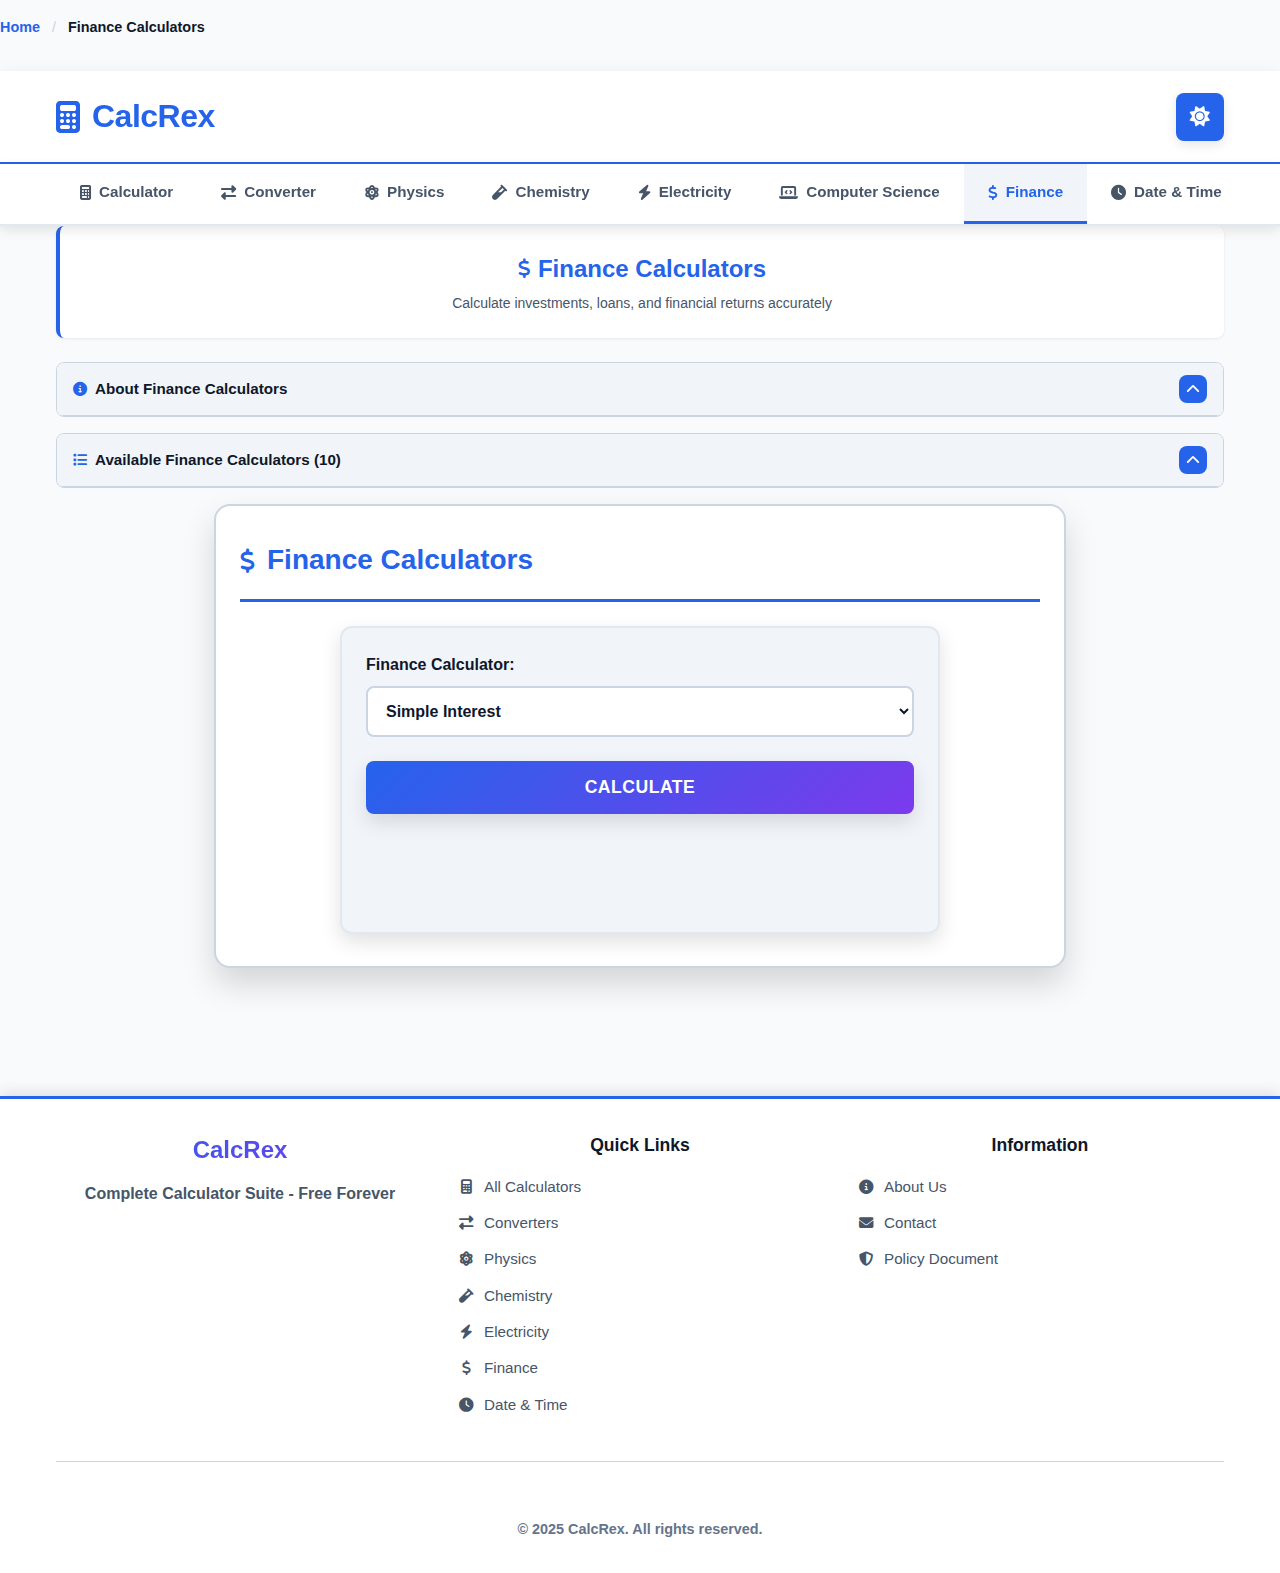
<file: finance/index.html>
<!DOCTYPE html>
<html lang="en">

<head>
    <!-- Basic Meta Tags -->
    <meta charset="UTF-8">
    <meta name="viewport" content="width=device-width, initial-scale=1.0">
    <meta http-equiv="X-UA-Compatible" content="IE=edge">

    <!-- Primary Meta Tags -->
    <title>Finance Calculators - CalcRex | 10+ Free Financial Planning Tools</title>
    <meta name="title" content="Finance Calculators - CalcRex | 10+ Free Financial Planning Tools">
    <meta name="description"
        content="Make informed financial decisions with 10+ calculators for interest, loans, mortgage, investments, savings, and compound interest. Free finance calculators for smart money management.">
    <meta name="keywords"
        content="finance calculator, loan calculator, mortgage calculator, interest calculator, investment calculator, savings calculator, compound interest calculator, financial planning, CalcRex">
    <meta name="author" content="CalcRex">
    <meta name="robots" content="index, follow">
    <meta name="language" content="English">

    <!-- Canonical URL -->
    <link rel="canonical" href="https://calcrex.com/finance/">

    <!-- Open Graph / Facebook -->
    <meta property="og:type" content="website">
    <meta property="og:url" content="https://calcrex.com/finance/">
    <meta property="og:title" content="Finance Calculators - CalcRex | 10+ Free Financial Tools">
    <meta property="og:description"
        content="Make informed financial decisions with 10+ calculators for interest, loans, mortgage, investments, and savings.">
    <meta property="og:image" content="https://calcrex.com/images/og-finance.jpg">
    <meta property="og:site_name" content="CalcRex">
    <meta property="og:locale" content="en_US">

    <!-- Twitter Card -->
    <meta name="twitter:card" content="summary_large_image">
    <meta name="twitter:url" content="https://calcrex.com/finance/">
    <meta name="twitter:title" content="Finance Calculators - CalcRex | 10+ Free Financial Tools">
    <meta name="twitter:description"
        content="Make informed financial decisions with free calculators for loans, investments, and more.">
    <meta name="twitter:image" content="https://calcrex.com/images/twitter-finance.jpg">

    <!-- Favicon -->
    <link rel="icon" type="image/png" sizes="144x144" href="/favicon-144x144.png">
    <link rel="icon" type="image/png" sizes="96x96" href="/favicon-96x96.png">
    <link rel="icon" type="image/png" sizes="48x48" href="/favicon-48x48.png">
    <link rel="apple-touch-icon" sizes="180x180" href="/apple-touch-icon.png">
    <link rel="manifest" href="/site.webmanifest">
    <meta name="theme-color" content="#3b82f6">
    <meta name="msapplication-TileColor" content="#3b82f6">

    <!-- Stylesheets -->
    <link rel="stylesheet" href="/css/unified.css">
    <link rel="stylesheet" href="/css/collapsible.css">
    <link rel="stylesheet" href="/css/footer.css">
    <link rel="stylesheet" href="https://cdnjs.cloudflare.com/ajax/libs/font-awesome/6.4.0/css/all.min.css">

    <!-- Structured Data - Breadcrumbs -->
    <script type="application/ld+json">
    {
      "@context": "https://schema.org",
      "@type": "BreadcrumbList",
      "itemListElement": [
        {
          "@type": "ListItem",
          "position": 1,
          "name": "Home",
          "item": "https://calcrex.com/"
        },
        {
          "@type": "ListItem",
          "position": 2,
          "name": "Finance Calculators",
          "item": "https://calcrex.com/finance/"
        }
      ]
    }
    </script>

    <!-- Structured Data - CollectionPage -->
    <script type="application/ld+json">
    {
      "@context": "https://schema.org",
      "@type": "CollectionPage",
      "name": "Finance Calculators",
      "description": "Free online finance calculators for loans, mortgages, interest, investments, savings, and financial planning.",
      "url": "https://calcrex.com/finance/",
      "publisher": {
        "@type": "Organization",
        "name": "CalcRex",
        "logo": {
          "@type": "ImageObject",
          "url": "https://calcrex.com/images/logo.png"
        }
      }
    }
    </script>

    <!-- Structured Data - FinancialProduct -->
    <script type="application/ld+json">
    {
      "@context": "https://schema.org",
      "@type": "SoftwareApplication",
      "name": "CalcRex Finance Calculators",
      "applicationCategory": "FinanceApplication",
      "operatingSystem": "Any",
      "offers": {
        "@type": "Offer",
        "price": "0",
        "priceCurrency": "USD"
      },
      "aggregateRating": {
        "@type": "AggregateRating",
        "ratingValue": "4.7",
        "ratingCount": "400"
      }
    }
    </script>
</head>

<!-- Breadcrumb Navigation (Add to body after header) -->
<nav class="breadcrumb" aria-label="Breadcrumb">
    <ol itemscope itemtype="https://schema.org/BreadcrumbList">
        <li itemprop="itemListElement" itemscope itemtype="https://schema.org/ListItem">
            <a itemprop="item" href="https://calcrex.com/">
                <span itemprop="name">Home</span>
            </a>
            <meta itemprop="position" content="1" />
        </li>
        <li itemprop="itemListElement" itemscope itemtype="https://schema.org/ListItem">
            <span itemprop="name">Finance Calculators</span>
            <meta itemprop="position" content="2" />
        </li>
    </ol>
</nav>

<body>
    <!-- Header -->
    <header class="site-header">
        <div class="container">
            <a href="/">
                <div class="logo">
                    <i class="fas fa-calculator"></i>
                    <h1>CalcRex</h1>
                </div>
            </a>

            <div class="header-actions">

                <!-- Donation Button 
                <a href="https://www.paypal.com/donate/?hosted_button_id=YOUR_BUTTON_ID" 
                   target="_blank" 
                   rel="noopener noreferrer"
                   class="donate-btn">
                    <i class="fas fa-heart"></i> 
                    <span class="donate-text">
                        <span class="donate-main">Support Us</span>
                        <span class="donate-sub">Buy us a coffee</span>
                    </span>
                   
                    <i class="fab fa-paypal"></i>
                </a> -->

                <!-- Theme Toggle -->
                <button class="theme-toggle" id="themeToggle" aria-label="Toggle dark mode">
                    <i class="fas fa-moon"></i>
                </button>
            </div>
        </div>
    </header>

    <!-- Sticky Navigation -->

    <nav class="calc-nav">
        <div class="container">
            <ul class="nav-menu">
                <li><a href="/"><i class="fas fa-calculator" aria-hidden="true"></i> Calculator</a></li>
                <li><a href="/converter"><i class="fas fa-exchange-alt" aria-hidden="true"></i> Converter</a></li>
                <li><a href="/physics"><i class="fas fa-atom" aria-hidden="true"></i> Physics</a></li>
                <li><a href="/chemistry"><i class="fas fa-vial" aria-hidden="true"></i> Chemistry</a></li>
                <li><a href="/electricity"><i class="fas fa-bolt" aria-hidden="true"></i> Electricity</a></li>
                <li><a href="/computer-science"><i class="fas fa-laptop-code" aria-hidden="true"></i> Computer
                        Science</a></li>
                <li><a href="/finance"><i class="fas fa-dollar-sign" aria-hidden="true"></i> Finance</a></li>
                <li><a href="/date-time"><i class="fas fa-clock" aria-hidden="true"></i> Date & Time</a></li>
            </ul>
        </div>
    </nav>

    <main class="main-content">
        <div class="container">
            <div class="page-header">
                <h1><i class="fas fa-dollar-sign"></i> Finance Calculators</h1>
                <p class="page-subtitle">Calculate investments, loans, and financial returns accurately</p>
            </div>

            <section class="collapsible-section collapsed">
                <div class="collapsible-header">
                    <h2><i class="fas fa-info-circle"></i> About Finance Calculators</h2>
                    <button class="collapse-toggle" aria-label="Toggle section">
                        <i class="fas fa-chevron-down"></i>
                    </button>
                </div>
                <div class="collapsible-content">
                    <div class="description-content">
                        <p>Make informed <strong>financial decisions</strong> with our collection of <strong>finance
                        calculators</strong> covering <strong>interest calculations</strong>, <strong>loan
                        payments</strong>, <strong>mortgage planning</strong>, <strong>investment returns</strong>,
                    and <strong>savings goals</strong>. Whether you're planning investments, calculating loan
                    payments, or budgeting, our financial tools provide accurate, easy-to-understand results.</p>
                    </div>
                </div>
            </section>

            <section class="collapsible-section collapsed">
                <div class="collapsible-header">
                    <h2><i class="fas fa-list"></i> Available Finance Calculators (10)</h2>
                    <button class="collapse-toggle" aria-label="Toggle section">
                        <i class="fas fa-chevron-down"></i>
                    </button>
                </div>
                <div class="collapsible-content">
                    <div class="calculator-list-content">
                        <ul class="calculator-feature-list">
                            <li><strong>Simple Interest Calculator</strong> - Calculate I = PRT for simple interest</li>
                    <li><strong>Compound Interest Calculator</strong> - Find compound interest and future value</li>
                    <li><strong>Loan Calculator</strong> - Calculate monthly payments and total interest</li>
                    <li><strong>Mortgage Calculator</strong> - Plan home loans with amortization schedules</li>
                    <li><strong>Investment Return Calculator</strong> - Calculate ROI and investment growth</li>
                    <li><strong>ROI Calculator</strong> - Find return on investment percentage</li>
                    <li><strong>Savings Calculator</strong> - Plan savings goals and growth</li>
                    <li><strong>Discount Calculator</strong> - Calculate sale prices and savings</li>
                    <li><strong>Tip Calculator</strong> - Calculate restaurant tips and bill splitting</li>
                    <li><strong>Percentage Calculator</strong> - Find percentages, increases, decreases</li>
                        </ul>
                    </div>
                </div>
            </section>


            <!-- Calculator Content with Ads -->
            <div class="container">
                <div class="content-grid-with-ads">

                    <!-- Left AdSense Sidebar -->
                    <aside class="ad-sidebar ad-sidebar-left">
                        <div class="ad-sticky">
                            <div class="ad-unit">
                                <p class="ad-label">Advertisement</p>
                                <div class="ad-placeholder ad-300x600">
                                    <!-- Google AdSense Code Here -->
                                    <p>300x600</p>
                                </div>
                            </div>
                            <div class="ad-unit">
                                <p class="ad-label">Advertisement</p>
                                <div class="ad-placeholder ad-300x250">
                                    <!-- Google AdSense Code Here -->
                                    <p>300x250</p>
                                </div>
                            </div>
                        </div>
                    </aside>

                    <!-- 7. FINANCE SECTION -->
                    <section id="finance" class="calculator-section">
                        <h2 class="section-title"><i class="fas fa-dollar-sign"></i> Finance Calculators</h2>

                        <div class="finance-container">
                            <div class="finance-type-select">
                                <label for="finance-type">Finance Calculator:</label>
                                <select id="finance-type" onchange="FinanceApp.changeType()">
                                    <option value="simple-interest">Simple Interest</option>
                                    <option value="compound-interest">Compound Interest</option>
                                    <option value="loan">Loan Calculator</option>
                                    <option value="mortgage">Mortgage Calculator</option>
                                    <option value="investment">Investment Return</option>
                                    <option value="roi">ROI (Return on Investment)</option>
                                    <option value="savings">Savings Calculator</option>
                                    <option value="discount">Discount Calculator</option>
                                    <option value="tip">Tip Calculator</option>
                                    <option value="percentage">Percentage Calculator</option>
                                </select>
                            </div>

                            <div id="finance-inputs" class="finance-inputs"></div>

                            <button class="calc-button" onclick="FinanceApp.calculate()">Calculate</button>

                            <div id="finance-result" class="finance-result"></div>
                        </div>
                    </section>

                    <!-- Right AdSense Sidebar -->
                    <aside class="ad-sidebar ad-sidebar-right">
                        <div class="ad-sticky">
                            <div class="ad-unit">
                                <p class="ad-label">Advertisement</p>
                                <div class="ad-placeholder ad-300x600">
                                    <!-- Google AdSense Code Here -->
                                    <p>300x600</p>
                                </div>
                            </div>
                            <div class="ad-unit">
                                <p class="ad-label">Advertisement</p>
                                <div class="ad-placeholder ad-300x250">
                                    <!-- Google AdSense Code Here -->
                                    <p>300x250</p>
                                </div>
                            </div>
                        </div>
                    </aside>
                </div>
            </div>


        </div>
    </main>

    <footer class="site-footer">
        <div class="container">
            <div class="footer-content">
                <div class="footer-section">
                    <a href="/">
                        <h3>CalcRex</h3>
                    </a>
                    <p>Complete Calculator Suite - Free Forever</p>
                </div>
                <div class="footer-section">
                    <h4>Quick Links</h4>
                    <ul class="footer-links">
                        <li><a href="/"><i class="fas fa-calculator"></i> All Calculators</a></li>
                        <li><a href="/converters"><i class="fas fa-exchange-alt"></i> Converters</a></li>
                        <li><a href="/physics"><i class="fas fa-atom"></i> Physics</a></li>
                        <li><a href="/chemistry"><i class="fas fa-vial"></i> Chemistry</a></li>
                        <li><a href="/electricity"><i class="fas fa-bolt"></i> Electricity</a></li>
                        <li><a href="/finance"><i class="fas fa-dollar-sign"></i> Finance</a></li>
                        <li><a href="/date-time"><i class="fas fa-clock"></i> Date & Time</a></li>
                    </ul>
                </div>
                <div class="footer-section">
                    <h4>Information</h4>
                    <ul class="footer-links">
                        <li><a href="/about"><i class="fas fa-info-circle"></i> About Us</a></li>
                        <li><a href="/contact"><i class="fas fa-envelope"></i> Contact</a></li>
                        <li><a href="/policy-document"><i class="fas fa-shield-alt"></i> Policy Document</a></li>
                    </ul>
                </div>
            </div>
            <div class="footer-bottom">
                <p>&copy; 2025 CalcRex. All rights reserved.</p>
            </div>
        </div>
    </footer>

    <script src="../js/theme.js"></script>
    <script src="../js/collapsible.js"></script>
    <script src="../js/finance.js"></script>
</body>

</html>
</file>
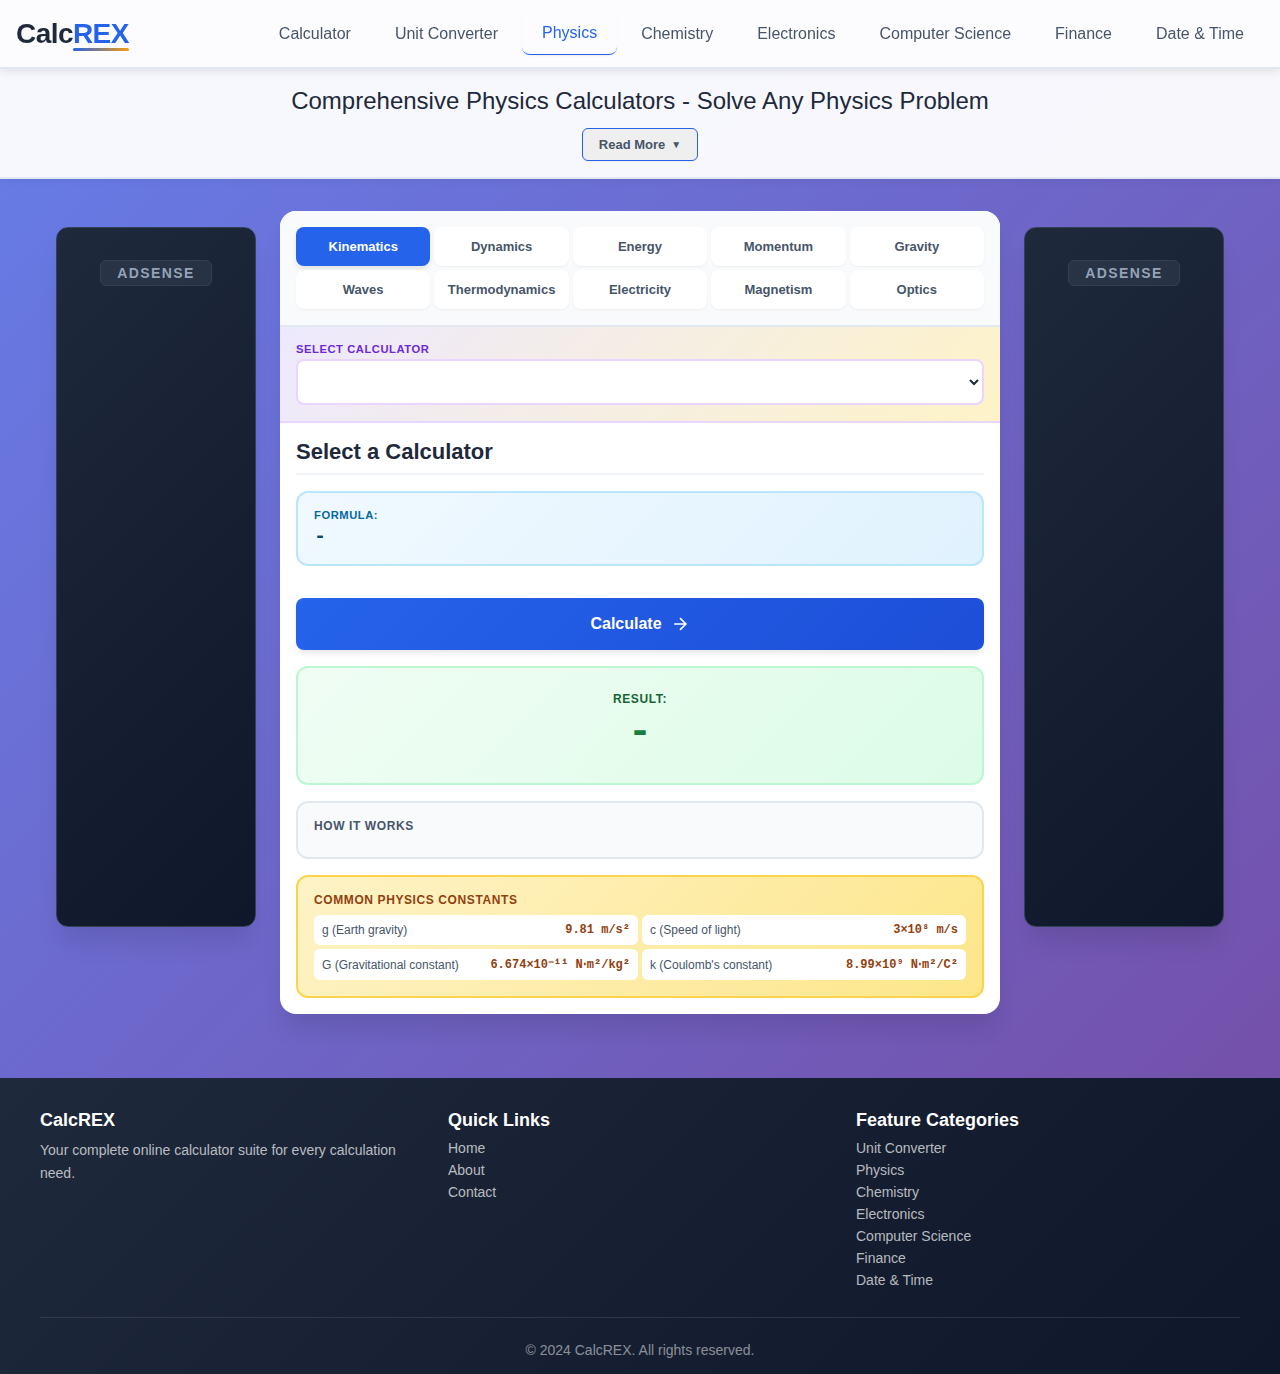
<file: physics/index.html>
<!DOCTYPE html>
<html lang="en">

<head>
    <!-- Basic Meta Tags -->
    <meta charset="UTF-8">
    <meta name="viewport" content="width=device-width, initial-scale=1.0">
    <meta http-equiv="X-UA-Compatible" content="IE=edge">

    <!-- Primary Meta Tags -->
    <title>Physics Calculators - CalcRex | 20+ Free Physics Formula Calculators</title>
    <meta name="title" content="Physics Calculators - CalcRex | 20+ Free Physics Formula Calculators">
    <meta name="description"
        content="Solve physics problems with 20+ calculators for kinematics, dynamics, energy, thermodynamics, circular motion, and waves. Free step-by-step physics solutions with formulas and explanations.">
    <meta name="keywords"
        content="physics calculator, kinematics calculator, force calculator, energy calculator, velocity calculator, momentum calculator, acceleration calculator, physics formulas, CalcRex">
    <meta name="author" content="CalcRex">
    <meta name="robots" content="index, follow">
    <meta name="language" content="English">

    <!-- Canonical URL -->
    <link rel="canonical" href="https://calcrex.com/physics/">

    <!-- DNS Prefetch & Preconnect for Performance -->
    <link rel="preconnect" href="https://pagead2.googlesyndication.com">
    <link rel="dns-prefetch" href="//pagead2.googlesyndication.com">
    <link rel="preconnect" href="https://cdnjs.cloudflare.com">
    <link rel="dns-prefetch" href="//cdnjs.cloudflare.com">
    <link rel="preconnect" href="https://fonts.googleapis.com">

    <!-- Open Graph / Facebook -->
    <meta property="og:type" content="website">
    <meta property="og:url" content="https://calcrex.com/physics/">
    <meta property="og:title" content="Physics Calculators - CalcRex | 20+ Free Physics Formula Calculators">
    <meta property="og:description"
        content="Solve physics problems with 20+ calculators for kinematics, dynamics, energy, thermodynamics, circular motion, and waves.">
    <meta property="og:image" content="https://calcrex.com/img/calcrex-banner.webp">
    <meta property="og:site_name" content="CalcRex">
    <meta property="og:locale" content="en_US">

    <!-- Twitter Card -->
    <meta name="twitter:card" content="summary_large_image">
    <meta name="twitter:url" content="https://calcrex.com/physics/">
    <meta name="twitter:title" content="Physics Calculators - CalcRex | 20+ Free Physics Tools">
    <meta name="twitter:description"
        content="Solve physics problems with free calculators for kinematics, dynamics, energy, and more.">
    <meta name="twitter:image" content="https://calcrex.com/img/twitter-physics.jpg">

    <!-- Favicon -->
    <link rel="icon" type="image/png" href="/favicon.png">
    <link rel="manifest" href="/site.webmanifest">


    <!-- Stylesheets -->
    <link rel="stylesheet" href="/css/styles.css">
    <link rel="stylesheet" href="/css/physics.css">
    <link rel="stylesheet" href="/css/pages.css">
    <link rel="stylesheet" href="https://cdnjs.cloudflare.com/ajax/libs/font-awesome/6.4.0/css/all.min.css">

    <!-- Structured Data - Breadcrumbs -->
    <script type="application/ld+json">
    {
      "@context": "https://schema.org",
      "@type": "BreadcrumbList",
      "itemListElement": [
        {
          "@type": "ListItem",
          "position": 1,
          "name": "Home",
          "item": "https://calcrex.com/"
        },
        {
          "@type": "ListItem",
          "position": 2,
          "name": "Physics Calculators",
          "item": "https://calcrex.com/physics/"
        }
      ]
    }
    </script>

    <!-- Structured Data - CollectionPage -->
    <script type="application/ld+json">
    {
      "@context": "https://schema.org",
      "@type": "CollectionPage",
      "name": "Physics Calculators",
      "description": "Free online physics calculators for kinematics, dynamics, energy, thermodynamics, circular motion, waves, and more with step-by-step solutions.",
      "url": "https://calcrex.com/physics/",
      "publisher": {
        "@type": "Organization",
        "name": "CalcRex",
        "logo": {
          "@type": "ImageObject",
          "url": "https://calcrex.com/img/logo.png"
        }
      }
    }
    </script>

    <!-- Structured Data - SoftwareApplication -->
    <script type="application/ld+json">
    {
      "@context": "https://schema.org",
      "@type": "SoftwareApplication",
      "name": "CalcRex Physics Calculators",
      "applicationCategory": "EducationalApplication",
      "operatingSystem": "Any",
      "offers": {
        "@type": "Offer",
        "price": "0",
        "priceCurrency": "USD"
      },
      "aggregateRating": {
        "@type": "AggregateRating",
        "ratingValue": "4.9",
        "ratingCount": "600"
      }
    }
    </script>

    <!-- Structured Data - FAQPage (Optional - add if you have FAQ section) -->
    <script type="application/ld+json">
    {
      "@context": "https://schema.org",
      "@type": "FAQPage",
      "mainEntity": [
        {
          "@type": "Question",
          "name": "What physics calculators are available?",
          "acceptedAnswer": {
            "@type": "Answer",
            "text": "CalcRex offers 20+ physics calculators including kinematics, force, energy, momentum, velocity, acceleration, and more."
          }
        }
      ]
    }
    </script>
</head>

<body>
    <!-- Header Section -->
    <header class="site-header">
        <div class="header-container">
            <!-- Logo -->
            <div class="logo">
                <a href="/">
                    <span class="logo-text">Calc<span class="logo-highlight">REX</span></span>
                </a>
            </div>

            <!-- Mobile Menu Toggle -->
            <button class="mobile-menu-toggle" id="mobileMenuToggle" aria-label="Toggle menu">
                <span class="hamburger"></span>
                <span class="hamburger"></span>
                <span class="hamburger"></span>
            </button>

            <!-- Navigation Menu -->
            <nav class="main-nav" id="mainNav">
                <ul class="nav-list">
                    <li><a href="/" class="nav-link">Calculator</a></li>
                    <li><a href="/converters" class="nav-link">Unit Converter</a></li>
                    <li><a href="/physics" class="nav-link active">Physics</a></li>
                    <li><a href="/chemistry" class="nav-link">Chemistry</a></li>
                    <li><a href="/electricity" class="nav-link">Electronics</a></li>
                    <li><a href="/computer-science" class="nav-link">Computer Science</a></li>
                    <li><a href="/finance" class="nav-link">Finance</a></li>
                    <li><a href="/date-time" class="nav-link">Date & Time</a></li>
                </ul>
            </nav>
        </div>
    </header>

    <!-- Introduction Section -->
    <section class="intro-section">
        <div class="intro-container">
            <h1 class="intro-title">Comprehensive Physics Calculators - Solve Any Physics Problem</h1>

            <div class="intro-content" id="introContent">
                <p class="intro-text">
                    Master physics calculations with CalcREX's comprehensive suite of physics calculators. From
                    classical mechanics and kinematics to thermodynamics, electricity, magnetism, and modern physics,
                    our tools provide instant, accurate solutions for students, educators, and professionals. Each
                    calculator includes formulas, step-by-step explanations, and real-world applications.
                </p>
            </div>

            <button class="read-more-btn" id="readMoreBtn">
                <span class="btn-text">Read More</span>
                <span class="btn-icon">▼</span>
            </button>
        </div>
    </section>

    <!-- Main Content Wrapper -->
    <main class="main-content">
        <!-- Google AdSense - Left Sidebar -->
        <div class="ad-container ad-left">
            <div class="ad-placeholder">
                <span class="ad-label">AdSense</span>
                <ins class="adsbygoogle" style="display:block" data-ad-client="ca-pub-XXXXXXXXXXXXXXXX"
                    data-ad-slot="XXXXXXXXXX" data-ad-format="auto" data-full-width-responsive="true"></ins>
            </div>
        </div>

        <!-- Physics Calculator Container -->
        <div class="physics-container">
            <!-- Category Selector -->
            <div class="category-selector">
                <button class="category-btn active" data-category="kinematics">Kinematics</button>
                <button class="category-btn" data-category="dynamics">Dynamics</button>
                <button class="category-btn" data-category="energy">Energy</button>
                <button class="category-btn" data-category="momentum">Momentum</button>
                <button class="category-btn" data-category="gravity">Gravity</button>
                <button class="category-btn" data-category="waves">Waves</button>
                <button class="category-btn" data-category="thermodynamics">Thermodynamics</button>
                <button class="category-btn" data-category="electricity">Electricity</button>
                <button class="category-btn" data-category="magnetism">Magnetism</button>
                <button class="category-btn" data-category="optics">Optics</button>
            </div>

            <!-- Calculator Selection -->
            <div class="calculator-selection">
                <label class="selection-label">Select Calculator</label>
                <select class="calculator-select" id="calculatorSelect">
                    <!-- Options will be populated by JavaScript -->
                </select>
            </div>

            <!-- Calculator Interface -->
            <div class="calculator-interface">
                <div class="calculator-header">
                    <h2 id="calculatorTitle">Select a Calculator</h2>
                </div>

                <!-- Formula Display -->
                <div class="formula-display" id="formulaDisplay">
                    <div class="formula-label">Formula:</div>
                    <div class="formula-equation" id="formulaEquation">-</div>
                </div>

                <!-- Input Fields -->
                <div class="input-fields" id="inputFields">
                    <!-- Will be dynamically populated -->
                </div>

                <!-- Calculate Button -->
                <button class="calculate-btn" id="calculateBtn">
                    <span>Calculate</span>
                    <svg width="20" height="20" viewBox="0 0 24 24" fill="none" stroke="currentColor" stroke-width="2">
                        <path d="M5 12h14M12 5l7 7-7 7" />
                    </svg>
                </button>

                <!-- Result Display -->
                <div class="result-display" id="resultDisplay">
                    <div class="result-label">Result:</div>
                    <div class="result-value" id="resultValue">-</div>
                    <div class="result-unit" id="resultUnit"></div>
                </div>

                <!-- Explanation Section -->
                <div class="explanation-section" id="explanationSection">
                    <h3>How it works</h3>
                    <p id="explanationText"></p>
                </div>

                <!-- Constants Reference -->
                <div class="constants-reference">
                    <h3>Common Physics Constants</h3>
                    <div class="constants-grid">
                        <div class="constant-item">
                            <span class="constant-name">g (Earth gravity)</span>
                            <span class="constant-value">9.81 m/s²</span>
                        </div>
                        <div class="constant-item">
                            <span class="constant-name">c (Speed of light)</span>
                            <span class="constant-value">3×10⁸ m/s</span>
                        </div>
                        <div class="constant-item">
                            <span class="constant-name">G (Gravitational constant)</span>
                            <span class="constant-value">6.674×10⁻¹¹ N⋅m²/kg²</span>
                        </div>
                        <div class="constant-item">
                            <span class="constant-name">k (Coulomb's constant)</span>
                            <span class="constant-value">8.99×10⁹ N⋅m²/C²</span>
                        </div>
                    </div>
                </div>
            </div>
        </div>

        <!-- Google AdSense - Right Sidebar -->
        <div class="ad-container ad-right">
            <div class="ad-placeholder">
                <span class="ad-label">AdSense</span>
                <ins class="adsbygoogle" style="display:block" data-ad-client="ca-pub-XXXXXXXXXXXXXXXX"
                    data-ad-slot="XXXXXXXXXX" data-ad-format="auto" data-full-width-responsive="true"></ins>
            </div>
        </div>
    </main>

    <!-- Footer -->
    <footer class="site-footer">
        <div class="footer-container">
            <div class="footer-content">
                <div class="footer-section">
                    <h3>CalcREX</h3>
                    <p>Your complete online calculator suite for every calculation need.</p>
                </div>
                <div class="footer-section">
                    <h3>Quick Links</h3>
                    <ul class="footer-links">
                        <li><a href="/">Home</a></li>
                        <li><a href="/about">About</a></li>
                        <li><a href="/contact">Contact</a></li>
                    </ul>
                </div>
                <div class="footer-section">
                    <h3>Feature Categories</h3>
                    <ul class="footer-links">
                        <li><a href="/converters">Unit Converter</a></li>
                        <li><a href="/physics">Physics</a></li>
                        <li><a href="/chemistry">Chemistry</a></li>
                        <li><a href="/electricity">Electronics</a></li>
                        <li><a href="/computer-science">Computer Science</a></li>
                        <li><a href="/finance">Finance</a></li>
                        <li><a href="/date-time">Date & Time</a></li>
                    </ul>
                </div>
            </div>
            <div class="footer-bottom">
                <p>&copy; 2024 CalcREX. All rights reserved.</p>
            </div>
        </div>
    </footer>

    <script src="/js/script.js"></script>
    <script src="/js/physics.js"></script>

    <!-- Google AdSense Script -->
    <script async src="https://pagead2.googlesyndication.com/pagead/js/adsbygoogle.js?client=ca-pub-XXXXXXXXXXXXXXXX"
        crossorigin="anonymous"></script>
</body>

</html>
</file>
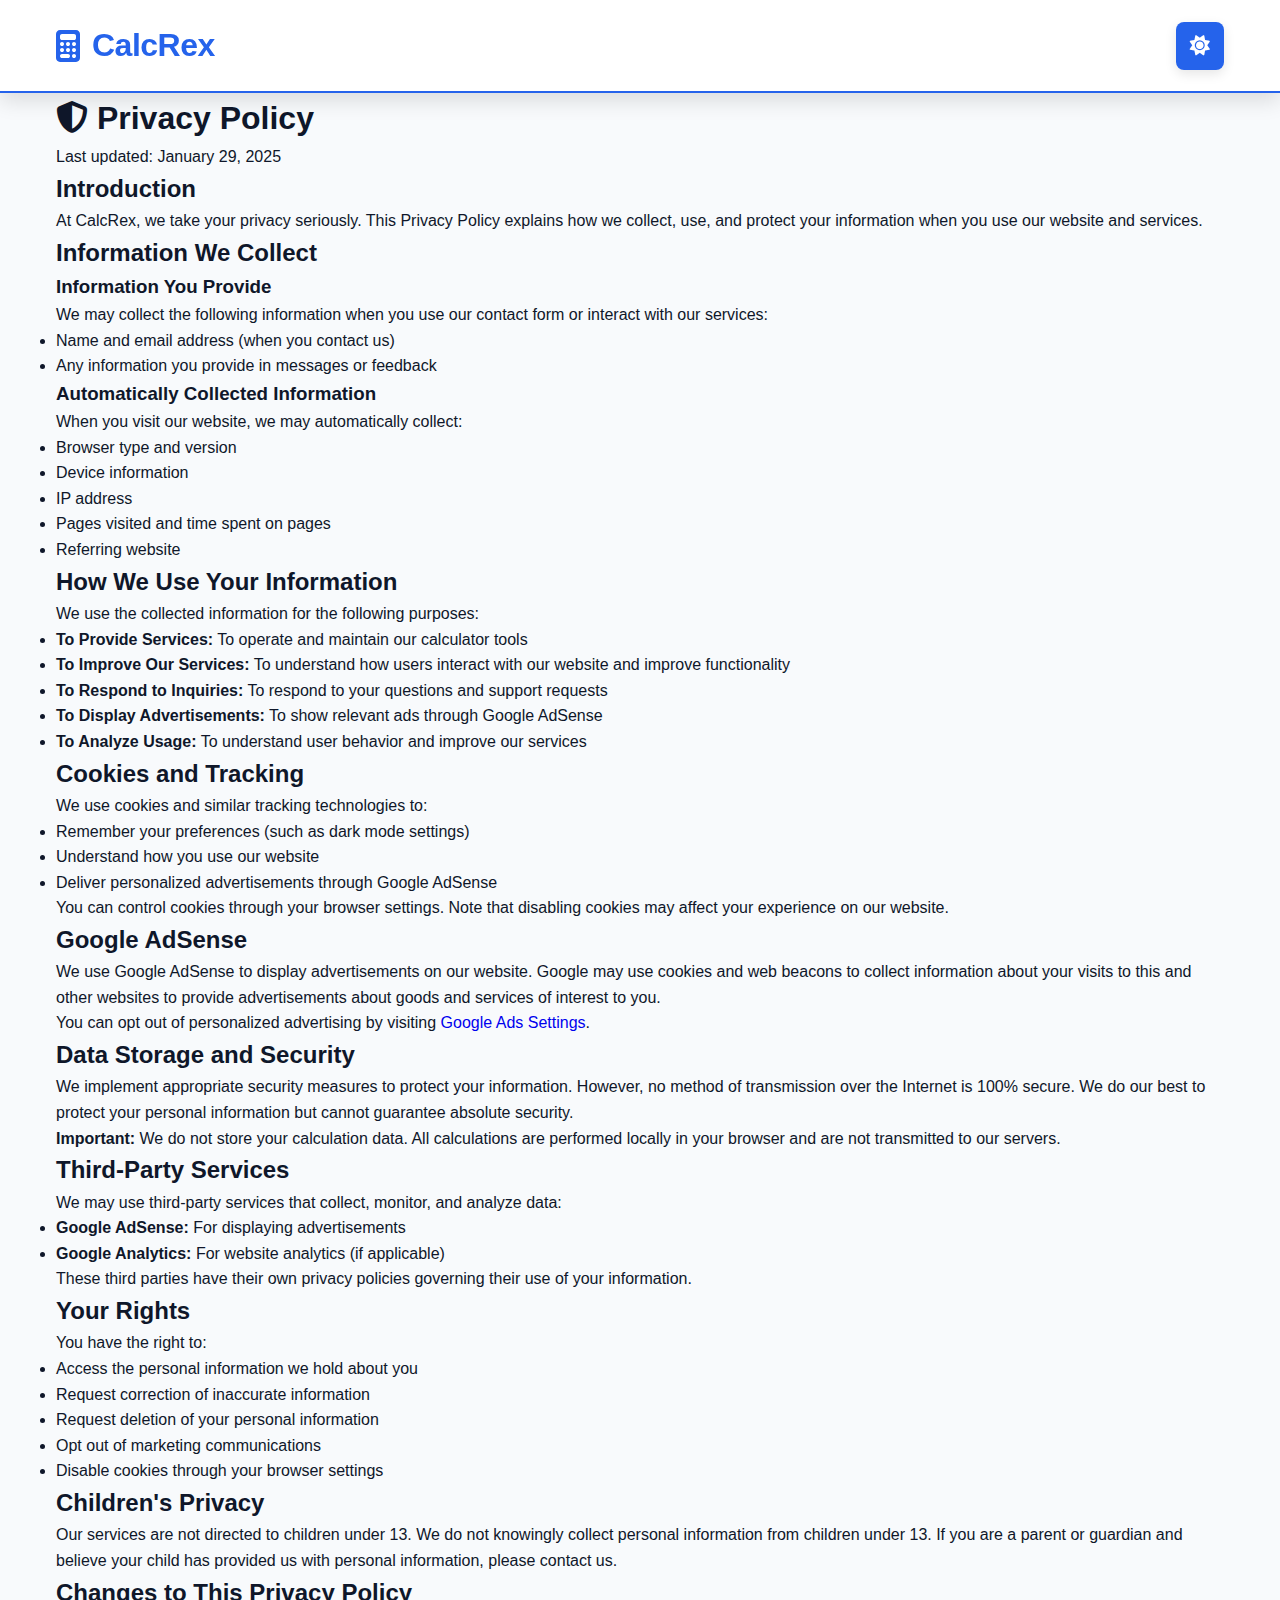
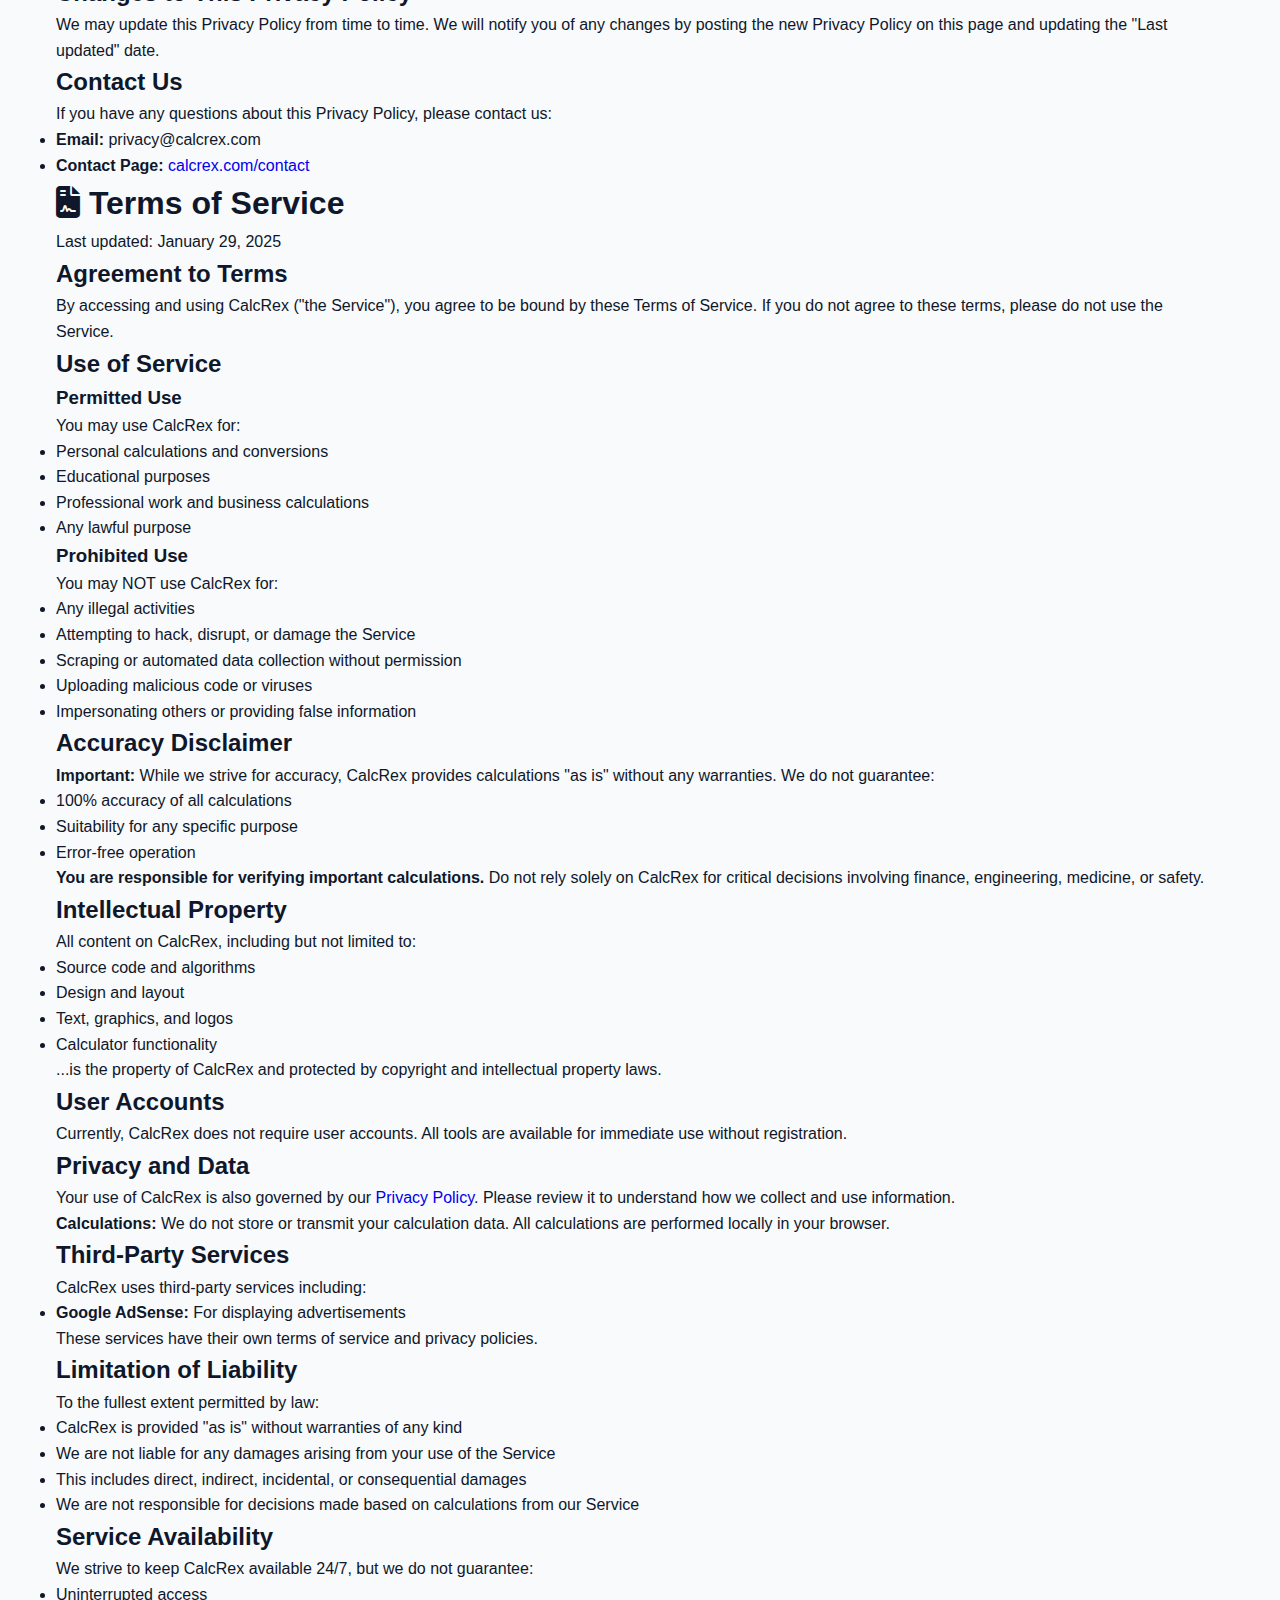
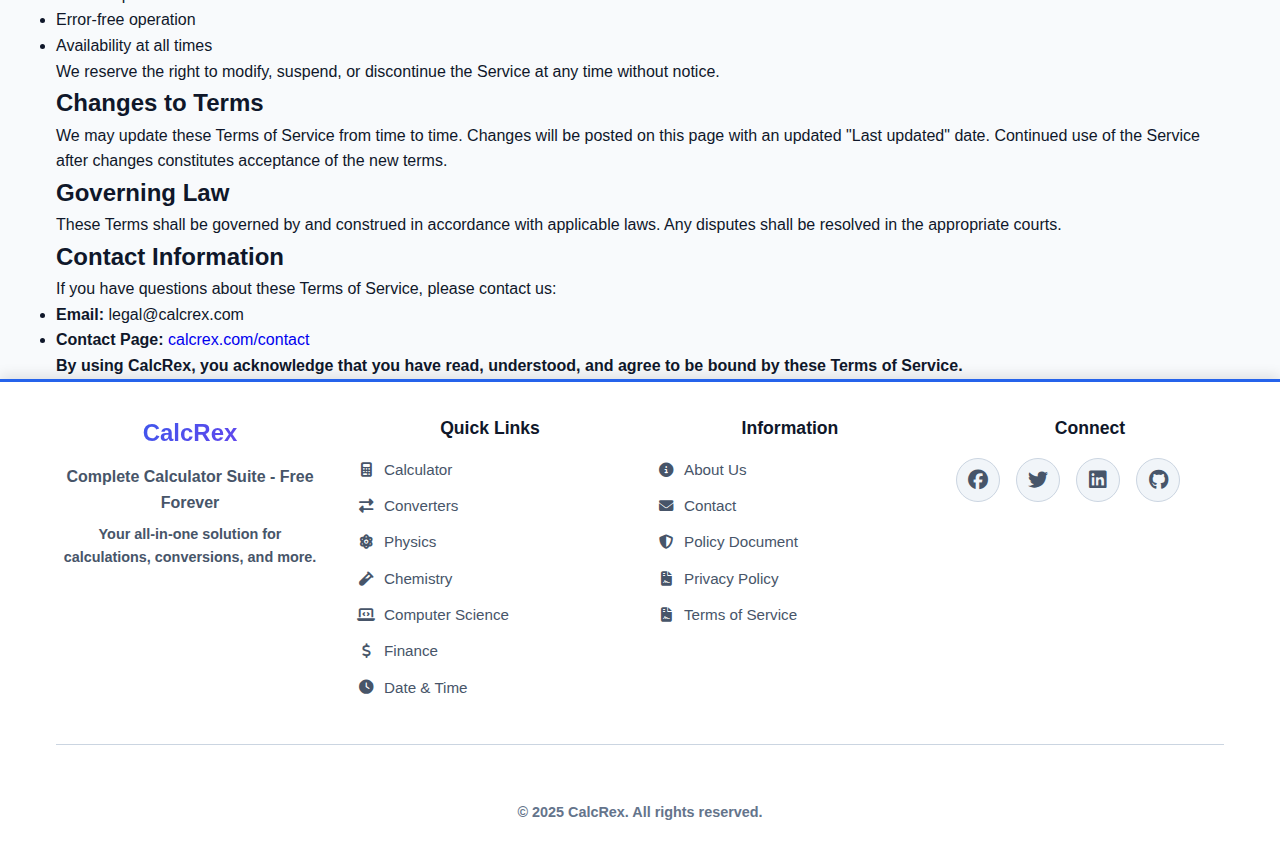
<file: policy-document/index.html>
<head>
    <meta charset="UTF-8">
    <meta name="viewport" content="width=device-width, initial-scale=1.0">
    <meta name="description"
        content="CalcRex Privacy Policy and Terms of Service - Learn how we protect your privacy and our terms of use.">
    <title>Policy Document - CalcRex</title>
    
    <!-- Favicon -->
    <link rel="icon" type="image/png" sizes="144x144" href="/favicon-144x144.png">
    <link rel="icon" type="image/png" sizes="96x96" href="/favicon-96x96.png">
    <link rel="icon" type="image/png" sizes="48x48" href="/favicon-48x48.png">
    <link rel="apple-touch-icon" sizes="180x180" href="/apple-touch-icon.png">
    <link rel="manifest" href="/site.webmanifest">
    <meta name="theme-color" content="#3b82f6">
    <meta name="msapplication-TileColor" content="#3b82f6">

    <link rel="stylesheet" href="/css/unified.css">
    <link rel="stylesheet" href="/css/footer.css">
    <link rel="stylesheet" href="https://cdnjs.cloudflare.com/ajax/libs/font-awesome/6.4.0/css/all.min.css">
</head>

<body>
    <!-- Header -->
    <header class="site-header">
        <div class="container">
            <a href="/">
                <div class="logo">
                    <i class="fas fa-calculator"></i>
                    <h1>CalcRex</h1>
                </div>
            </a>

            <div class="header-actions">
                <!-- Theme Toggle -->
                <button class="theme-toggle" id="themeToggle" aria-label="Toggle dark mode">
                    <i class="fas fa-moon"></i>
                </button>
            </div>
        </div>
        <div id="privacy-policy"></div>
    </header>

    <!-- Main Content -->
    <main class="page-content">

        <!-- PRIVACY POLICY SECTION -->
        <section id="privacy-policy-a">
            <div class="container">
                <div class="page-header">
                    <h1><i class="fas fa-shield-alt"></i> Privacy Policy</h1>
                    <p class="page-subtitle">Last updated: January 29, 2025</p>
                </div>

                <div class="content-card">
                    <h2>Introduction</h2>
                    <p>At CalcRex, we take your privacy seriously. This Privacy Policy explains how we collect, use, and
                        protect your information when you use our website and services.</p>
                </div>

                <div class="content-card">
                    <h2>Information We Collect</h2>

                    <h3>Information You Provide</h3>
                    <p>We may collect the following information when you use our contact form or interact with our
                        services:</p>
                    <ul>
                        <li>Name and email address (when you contact us)</li>
                        <li>Any information you provide in messages or feedback</li>
                    </ul>

                    <h3>Automatically Collected Information</h3>
                    <p>When you visit our website, we may automatically collect:</p>
                    <ul>
                        <li>Browser type and version</li>
                        <li>Device information</li>
                        <li>IP address</li>
                        <li>Pages visited and time spent on pages</li>
                        <li>Referring website</li>
                    </ul>
                </div>

                <div class="content-card">
                    <h2>How We Use Your Information</h2>
                    <p>We use the collected information for the following purposes:</p>
                    <ul>
                        <li><strong>To Provide Services:</strong> To operate and maintain our calculator tools</li>
                        <li><strong>To Improve Our Services:</strong> To understand how users interact with our website
                            and improve functionality</li>
                        <li><strong>To Respond to Inquiries:</strong> To respond to your questions and support requests
                        </li>
                        <li><strong>To Display Advertisements:</strong> To show relevant ads through Google AdSense</li>
                        <li><strong>To Analyze Usage:</strong> To understand user behavior and improve our services</li>
                    </ul>
                </div>

                <div class="content-card">
                    <h2>Cookies and Tracking</h2>
                    <p>We use cookies and similar tracking technologies to:</p>
                    <ul>
                        <li>Remember your preferences (such as dark mode settings)</li>
                        <li>Understand how you use our website</li>
                        <li>Deliver personalized advertisements through Google AdSense</li>
                    </ul>
                    <p>You can control cookies through your browser settings. Note that disabling cookies may affect
                        your experience on our website.</p>
                </div>

                <div class="content-card">
                    <h2>Google AdSense</h2>
                    <p>We use Google AdSense to display advertisements on our website. Google may use cookies and web
                        beacons to collect information about your visits to this and other websites to provide
                        advertisements about goods and services of interest to you.</p>
                    <p>You can opt out of personalized advertising by visiting <a
                            href="https://www.google.com/settings/ads" target="_blank" rel="noopener">Google Ads
                            Settings</a>.</p>
                </div>

                <div class="content-card">
                    <h2>Data Storage and Security</h2>
                    <p>We implement appropriate security measures to protect your information. However, no method of
                        transmission over the Internet is 100% secure. We do our best to protect your personal
                        information but cannot guarantee absolute security.</p>
                    <p><strong>Important:</strong> We do not store your calculation data. All calculations are performed
                        locally in your browser and are not transmitted to our servers.</p>
                </div>

                <div class="content-card">
                    <h2>Third-Party Services</h2>
                    <p>We may use third-party services that collect, monitor, and analyze data:</p>
                    <ul>
                        <li><strong>Google AdSense:</strong> For displaying advertisements</li>
                        <li><strong>Google Analytics:</strong> For website analytics (if applicable)</li>
                    </ul>
                    <p>These third parties have their own privacy policies governing their use of your information.</p>
                </div>

                <div class="content-card">
                    <h2>Your Rights</h2>
                    <p>You have the right to:</p>
                    <ul>
                        <li>Access the personal information we hold about you</li>
                        <li>Request correction of inaccurate information</li>
                        <li>Request deletion of your personal information</li>
                        <li>Opt out of marketing communications</li>
                        <li>Disable cookies through your browser settings</li>
                    </ul>
                </div>

                <div class="content-card">
                    <h2>Children's Privacy</h2>
                    <p>Our services are not directed to children under 13. We do not knowingly collect personal
                        information from children under 13. If you are a parent or guardian and believe your child has
                        provided us with personal information, please contact us.</p>
                </div>

                <div class="content-card">
                    <h2>Changes to This Privacy Policy</h2>
                    <p>We may update this Privacy Policy from time to time. We will notify you of any changes by posting
                        the new Privacy Policy on this page and updating the "Last updated" date.</p>
                </div>

                <div class="content-card">
                    <h2>Contact Us</h2>
                    <p>If you have any questions about this Privacy Policy, please contact us:</p>
                    <ul>
                        <li><strong>Email:</strong> privacy@calcrex.com</li>
                        <li><strong>Contact Page:</strong> <a href="/contact">calcrex.com/contact</a></li>
                    </ul>
                    <div id="terms-of-service"></div>

                </div>

            </div>

        </section>

        <!-- TERMS OF SERVICE SECTION -->

        <section class="terms-of-service-a">
            <div class="container">
                <div class="page-header">
                    <h1><i class="fas fa-file-contract"></i> Terms of Service</h1>
                    <p class="page-subtitle">Last updated: January 29, 2025</p>
                </div>

                <div class="content-card">
                    <h2>Agreement to Terms</h2>
                    <p>By accessing and using CalcRex ("the Service"), you agree to be bound by these Terms of Service.
                        If you do not agree to these terms, please do not use the Service.</p>
                </div>

                <div class="content-card">
                    <h2>Use of Service</h2>
                    <h3>Permitted Use</h3>
                    <p>You may use CalcRex for:</p>
                    <ul>
                        <li>Personal calculations and conversions</li>
                        <li>Educational purposes</li>
                        <li>Professional work and business calculations</li>
                        <li>Any lawful purpose</li>
                    </ul>

                    <h3>Prohibited Use</h3>
                    <p>You may NOT use CalcRex for:</p>
                    <ul>
                        <li>Any illegal activities</li>
                        <li>Attempting to hack, disrupt, or damage the Service</li>
                        <li>Scraping or automated data collection without permission</li>
                        <li>Uploading malicious code or viruses</li>
                        <li>Impersonating others or providing false information</li>
                    </ul>
                </div>

                <div class="content-card">
                    <h2>Accuracy Disclaimer</h2>
                    <p><strong>Important:</strong> While we strive for accuracy, CalcRex provides calculations "as is"
                        without any warranties. We do not guarantee:</p>
                    <ul>
                        <li>100% accuracy of all calculations</li>
                        <li>Suitability for any specific purpose</li>
                        <li>Error-free operation</li>
                    </ul>
                    <p><strong>You are responsible for verifying important calculations.</strong> Do not rely solely on
                        CalcRex for critical decisions involving finance, engineering, medicine, or safety.</p>
                </div>

                <div class="content-card">
                    <h2>Intellectual Property</h2>
                    <p>All content on CalcRex, including but not limited to:</p>
                    <ul>
                        <li>Source code and algorithms</li>
                        <li>Design and layout</li>
                        <li>Text, graphics, and logos</li>
                        <li>Calculator functionality</li>
                    </ul>
                    <p>...is the property of CalcRex and protected by copyright and intellectual property laws.</p>
                </div>

                <div class="content-card">
                    <h2>User Accounts</h2>
                    <p>Currently, CalcRex does not require user accounts. All tools are available for immediate use
                        without registration.</p>
                </div>

                <div class="content-card">
                    <h2>Privacy and Data</h2>
                    <p>Your use of CalcRex is also governed by our <a href="#privacy-policy">Privacy Policy</a>. Please
                        review it to understand how we collect and use information.</p>
                    <p><strong>Calculations:</strong> We do not store or transmit your calculation data. All
                        calculations are performed locally in your browser.</p>
                </div>

                <div class="content-card">
                    <h2>Third-Party Services</h2>
                    <p>CalcRex uses third-party services including:</p>
                    <ul>
                        <li><strong>Google AdSense:</strong> For displaying advertisements</li>
                    </ul>
                    <p>These services have their own terms of service and privacy policies.</p>
                </div>

                <div class="content-card">
                    <h2>Limitation of Liability</h2>
                    <p>To the fullest extent permitted by law:</p>
                    <ul>
                        <li>CalcRex is provided "as is" without warranties of any kind</li>
                        <li>We are not liable for any damages arising from your use of the Service</li>
                        <li>This includes direct, indirect, incidental, or consequential damages</li>
                        <li>We are not responsible for decisions made based on calculations from our Service</li>
                    </ul>
                </div>

                <div class="content-card">
                    <h2>Service Availability</h2>
                    <p>We strive to keep CalcRex available 24/7, but we do not guarantee:</p>
                    <ul>
                        <li>Uninterrupted access</li>
                        <li>Error-free operation</li>
                        <li>Availability at all times</li>
                    </ul>
                    <p>We reserve the right to modify, suspend, or discontinue the Service at any time without notice.
                    </p>
                </div>

                <div class="content-card">
                    <h2>Changes to Terms</h2>
                    <p>We may update these Terms of Service from time to time. Changes will be posted on this page with
                        an updated "Last updated" date. Continued use of the Service after changes constitutes
                        acceptance of the new terms.</p>
                </div>

                <div class="content-card">
                    <h2>Governing Law</h2>
                    <p>These Terms shall be governed by and construed in accordance with applicable laws. Any disputes
                        shall be resolved in the appropriate courts.</p>
                </div>

                <div class="content-card">
                    <h2>Contact Information</h2>
                    <p>If you have questions about these Terms of Service, please contact us:</p>
                    <ul>
                        <li><strong>Email:</strong> legal@calcrex.com</li>
                        <li><strong>Contact Page:</strong> <a href="/contact">calcrex.com/contact</a></li>
                    </ul>
                </div>

                <div class="content-card agreement-note">
                    <p><strong>By using CalcRex, you acknowledge that you have read, understood, and agree to be bound
                            by these Terms of Service.</strong></p>
                </div>
            </div>
        </section>

    </main>

    <!-- Footer -->
    <footer class="site-footer">
        <div class="container">
            <div class="footer-content">
                <div class="footer-section">
                <a href="/">
                    <h3>CalcRex</h3>
                </a>
                    <p>Complete Calculator Suite - Free Forever</p>
                    <p class="footer-description">Your all-in-one solution for calculations, conversions, and more.</p>
                </div>

                <div class="footer-section">
                    <h4>Quick Links</h4>
                    <ul class="footer-links">
                        <li><a href="/#calculator"><i class="fas fa-calculator"></i> Calculator</a></li>
                        <li><a href="/#converters"><i class="fas fa-exchange-alt"></i> Converters</a></li>
                        <li><a href="/#physics"><i class="fas fa-atom"></i> Physics</a></li>
                        <li><a href="/#chemistry"><i class="fas fa-vial"></i> Chemistry</a></li>
                        <li><a href="#computer-science"><i class="fas fa-laptop-code"></i> Computer Science</a></li>
                        <li><a href="#finance"><i class="fas fa-dollar-sign"></i> Finance</a></li>
                        <li><a href="#date-time"><i class="fas fa-clock"></i> Date & Time</a></li>
                    </ul>
                </div>

                <div class="footer-section">
                    <h4>Information</h4>
                    <ul class="footer-links">
                        <li><a href="/about"><i class="fas fa-info-circle"></i> About Us</a></li>
                        <li><a href="/contact"><i class="fas fa-envelope"></i> Contact</a></li>
                        <li><a href="#"><i class="fas fa-shield-alt"></i> Policy Document</a></li>
                        <li><a href="/policy-document#privacy-policy"><i class="fas fa-file-contract"></i> Privacy
                                Policy</a></li>
                        <li><a href="/policy-document#terms-of-service"><i class="fas fa-file-contract"></i> Terms of
                                Service</a></li>
                    </ul>
                </div>

                <div class="footer-section">
                    <h4>Connect</h4>
                    <div class="social-links">
                        <a href="#" aria-label="Facebook"><i class="fab fa-facebook"></i></a>
                        <a href="#" aria-label="Twitter"><i class="fab fa-twitter"></i></a>
                        <a href="#" aria-label="LinkedIn"><i class="fab fa-linkedin"></i></a>
                        <a href="#" aria-label="GitHub"><i class="fab fa-github"></i></a>
                    </div>
                </div>
            </div>

            <div class="footer-bottom">
                <p>&copy; 2025 CalcRex. All rights reserved.</p>
            </div>
        </div>
    </footer>

    <script src="/js/theme.js"></script>
</body>

</html>
</file>
<file: css/unified.css>
/* ========================================
   CalcRex Unified Styles - Modern Bright Theme
======================================== */

:root {
    /* Primary Colors - Vibrant & Modern */
    --primary-color: #2563eb;
    --primary-light: #3b82f6;
    --primary-dark: #1d4ed8;
    --secondary-color: #7c3aed;
    --secondary-light: #8b5cf6;
    --accent-color: #ec4899;
    --accent-bright: #f472b6;
    --success-color: #10b981;
    --warning-color: #f59e0b;
    --danger-color: #ef4444;

    /* Light Background Colors (Default) */
    --bg-color: #f8fafc;
    --surface-color: #ffffff;
    --surface-elevated: #f1f5f9;
    --surface-hover: #e2e8f0;

    /* Text Colors */
    --text-primary: #0f172a;
    --text-secondary: #475569;
    --text-muted: #64748b;

    /* Border Colors */
    --border-color: #cbd5e1;
    --border-light: #e2e8f0;

    /* Spacing & Sizing */
    --radius: 8px;
    --radius-lg: 12px;
    --radius-xl: 16px;
    --radius-full: 9999px;

    --shadow-sm: 0 1px 3px rgba(0, 0, 0, 0.08);
    --shadow: 0 4px 12px rgba(0, 0, 0, 0.1);
    --shadow-md: 0 8px 20px rgba(0, 0, 0, 0.12);
    --shadow-lg: 0 16px 32px rgba(0, 0, 0, 0.15);

    --glow-primary: 0 0 24px rgba(37, 99, 235, 0.4);
    --glow-secondary: 0 0 24px rgba(124, 58, 237, 0.4);

    --transition: all 0.3s cubic-bezier(0.4, 0, 0.2, 1);
    --transition-fast: all 0.15s ease;
}

/* Dark Mode Override */
body.dark-mode {
    --bg-color: #0a0a0a;
    --surface-color: #131313;
    --surface-elevated: #1a1a1a;
    --surface-hover: #222222;

    --text-primary: #f5f5f5;
    --text-secondary: #b8b8b8;
    --text-muted: #808080;

    --border-color: #2a2a2a;
    --border-light: #1f1f1f;

    --shadow-sm: 0 1px 2px rgba(0, 0, 0, 0.5);
    --shadow: 0 2px 8px rgba(0, 0, 0, 0.6);
    --shadow-md: 0 4px 12px rgba(0, 0, 0, 0.7);
    --shadow-lg: 0 8px 24px rgba(0, 0, 0, 0.8);
}

* {
    margin: 0;
    padding: 0;
    box-sizing: border-box;
}

body {
    font-family: -apple-system, BlinkMacSystemFont, 'Segoe UI', Roboto, 'Helvetica Neue', Arial, sans-serif;
    background: var(--bg-color);
    color: var(--text-primary);
    line-height: 1.6;
    transition: var(--transition);
}

.container {
    max-width: 1200px;
    margin: 0 auto;
    padding: 0 1rem;
}

/* Header - Sharp & Modern */
.site-header {
    background: var(--surface-color);
    border-bottom: 2px solid var(--primary-color);
    padding: 1.25rem 0;
    position: sticky;
    top: 0;
    z-index: 100;
    box-shadow: var(--shadow-md);
}

.site-header .container {
    display: flex;
    justify-content: space-between;
    align-items: center;
}

.logo {
    display: flex;
    align-items: center;
    gap: 0.75rem;
    transition: var(--transition-fast);
}

.logo:hover {
    transform: translateY(-2px);
}

.logo i {
    font-size: 2rem;
    color: var(--primary-color);
}

.logo h1 {
    font-size: 2rem;
    font-weight: 900;
    color: var(--primary-color);
    letter-spacing: -0.5px;
}

.container a {
    text-decoration: none;
}

.header-actions {
    display: flex;
    align-items: center;
    gap: 1rem;
}

.theme-toggle {
    background: var(--primary-color);
    border: none;
    border-radius: var(--radius);
    width: 48px;
    height: 48px;
    display: flex;
    align-items: center;
    justify-content: center;
    cursor: pointer;
    transition: var(--transition);
    font-size: 1.25rem;
    color: white;
    box-shadow: var(--shadow);
}

.theme-toggle:hover {
    background: var(--primary-dark);
    transform: translateY(-2px);
    box-shadow: var(--glow-primary);
}

/* Navigation - Clean Tabs (No Bubbles) */
.calc-nav {
    background: var(--surface-color);
    border-bottom: 2px solid var(--border-light);
    position: sticky;
    top: 85px;
    z-index: 999;
    box-shadow: var(--shadow);
}

.nav-menu {
    display: flex;
    list-style: none;
    gap: 0;
    overflow-x: auto;
    padding: 0;
    scrollbar-width: thin;
    scrollbar-color: var(--primary-color) var(--surface-elevated);
}

.nav-menu::-webkit-scrollbar {
    height: 4px;
}

.nav-menu::-webkit-scrollbar-track {
    background: var(--surface-elevated);
}

.nav-menu::-webkit-scrollbar-thumb {
    background: var(--primary-color);
    border-radius: var(--radius-full);
}



.nav-menu li a {
    display: flex;
    align-items: center;
    gap: 0.5rem;
    padding: 1rem 1.5rem;
    background: transparent;
    border: none;
    border-bottom: 3px solid transparent;
    color: var(--text-secondary);
    text-decoration: none;
    font-weight: 700;
    font-size: 0.95rem;
    white-space: nowrap;
    transition: var(--transition);
    cursor: pointer;
    pointer-events: auto;
    position: relative;
}

.nav-menu li a:hover {
    background: var(--surface-elevated);
    color: var(--primary-color);
    border-bottom-color: var(--primary-color);
}

.nav-menu li a.active {
    background: var(--surface-elevated);
    color: var(--primary-color);
    border-bottom-color: var(--primary-color);
}

/* Main Content */
.main-content {
    padding: 0 0 4rem;
}

/* Content Grid with Ads */
.content-grid-with-ads {
    display: grid;
    grid-template-columns: 300px 1fr 300px;
    gap: 2rem;
    max-width: 1600px;
    margin: 0 auto;
}

/* Ad Sidebars - Modern Cards */
.ad-sidebar {
    width: 300px;
}

.ad-sticky {
    position: sticky;
    top: 160px;
    display: flex;
    flex-direction: column;
    gap: 2rem;
}

.ad-unit {
    background: var(--surface-color);
    border: 2px solid var(--border-color);
    border-radius: var(--radius-lg);
    overflow: hidden;
    box-shadow: var(--shadow);
    transition: var(--transition);
}

.ad-unit:hover {
    border-color: var(--primary-color);
    box-shadow: var(--shadow-md);
}

.ad-label {
    text-align: center;
    font-size: 0.75rem;
    color: var(--text-muted);
    padding: 0.625rem;
    background: var(--surface-elevated);
    border-bottom: 2px solid var(--border-color);
    text-transform: uppercase;
    letter-spacing: 1px;
    font-weight: 700;
}

.ad-placeholder {
    display: flex;
    align-items: center;
    justify-content: center;
    background: var(--surface-elevated);
    color: var(--text-muted);
    font-size: 1.5rem;
    font-weight: 700;
}

.ad-placeholder.ad-300x600 {
    width: 300px;
    height: 600px;
}

.ad-placeholder.ad-300x250 {
    width: 300px;
    height: 250px;
}

/* Main Calculator Content */
.main-calculator-content {
    min-width: 0;
}

.calculator-section {
    margin-bottom: 4rem;
    scroll-margin-top: 160px;
    background: var(--surface-color);
    border: 2px solid var(--border-color);
    border-radius: var(--radius-xl);
    padding: 2rem;
    box-shadow: var(--shadow-lg);
    transition: var(--transition);
}

.calculator-section:hover {
    border-color: var(--primary-light);
    box-shadow: 0 20px 40px rgba(37, 99, 235, 0.15);
}

.section-title {
    display: flex;
    align-items: center;
    gap: 0.75rem;
    font-size: 1.75rem;
    font-weight: 900;
    margin-bottom: 1.5rem;
    color: var(--primary-color);
    padding-bottom: 1rem;
    border-bottom: 3px solid var(--primary-color);
}

.section-title i {
    font-size: 1.5rem;
}

/* Mode Selector - Clean Buttons (No Bubbles) */
.mode-selector {
    display: flex;
    gap: 0.75rem;
    margin-bottom: 1.5rem;
    background: transparent;
    padding: 0;
    border: none;
    width: fit-content;
}

.keyboard-hint {
    display: flex;
    align-items: center;
    gap: 0.5rem;
    padding: 0.875rem 1.25rem;
    background: var(--surface-elevated);
    border: 2px solid var(--border-color);
    border-radius: var(--radius);
    margin-bottom: 1rem;
    font-size: 0.9rem;
    font-weight: 600;
    color: var(--text-primary);
}

.keyboard-hint i {
    font-size: 1.1rem;
    color: var(--primary-color);
}

.mode-btn {
    padding: 0.875rem 1.75rem;
    border: 2px solid var(--border-color);
    border-radius: var(--radius);
    font-size: 1rem;
    font-weight: 800;
    cursor: pointer;
    transition: var(--transition);
    background: var(--surface-color);
    color: var(--text-secondary);
}

.mode-btn.active {
    background: var(--primary-color);
    color: white;
    border-color: var(--primary-color);
    box-shadow: var(--shadow);
}

.mode-btn:not(.active):hover {
    background: var(--surface-elevated);
    color: var(--text-primary);
    border-color: var(--primary-color);
    transform: translateY(-2px);
    box-shadow: var(--shadow);
}

/* Calculator Container - Modern Card */
.calculator-container,
.converter-container,
.physics-container,
.chemistry-container,
.finance-container,
.cs-container,
.datetime-container {
    background: var(--surface-elevated);
    border: 2px solid var(--border-light);
    border-radius: var(--radius-lg);
    padding: 1.5rem;
    box-shadow: var(--shadow-md);
    max-width: 600px;
    margin: 0 auto;
    width: 100%; /* Always full width of parent */
    box-sizing: border-box;
}

/* Display - Sharp & Prominent */
.calc-display {
    background: var(--surface-color);
    border: 3px solid var(--primary-color);
    border-radius: var(--radius);
    padding: 1.25rem;
    margin-bottom: 1.5rem;
    min-height: 100px;
    box-shadow: inset 0 2px 8px rgba(37, 99, 235, 0.1);
}

.calc-history {
    font-size: 0.9rem;
    color: var(--text-muted);
    min-height: 24px;
    margin-bottom: 0.5rem;
    text-align: right;
    font-weight: 600;
}

.display-field {
    background: transparent;
    border: none;
    font-size: 2.25rem;
    font-weight: 900;
    text-align: right;
    color: var(--text-primary);
    width: 100%;
    outline: none;
}

/* Buttons Grid */
.calc-buttons {
    display: grid;
    gap: 0.75rem;
    width: 100%;
    box-sizing: border-box;
    min-height: 300px;
    visibility: visible;
    opacity: 1;
}

.calc-buttons.basic-grid {
    grid-template-columns: repeat(4, 1fr);
}

.calc-buttons.scientific-grid {
    grid-template-columns: repeat(6, 1fr);
}

.calc-buttons.advanced-grid {
    grid-template-columns: repeat(6, 1fr);
}

/* Calculator Buttons - Sharp & Bold */
.calc-btn {
    padding: 1rem 0.5rem;
    font-size: 1.1rem;
    font-weight: 800;
    border: 2px solid transparent;
    border-radius: var(--radius);
    cursor: pointer;
    transition: var(--transition);
    box-shadow: var(--shadow);
    position: relative;
    overflow: hidden;
    user-select: none;
}

.calc-btn::before {
    content: '';
    position: absolute;
    top: 50%;
    left: 50%;
    width: 0;
    height: 0;
    border-radius: 50%;
    background: rgba(255, 255, 255, 0.3);
    transform: translate(-50%, -50%);
    transition: width 0.6s, height 0.6s;
}

.calc-btn:active::before {
    width: 300px;
    height: 300px;
}

.calc-btn:hover {
    transform: translateY(-3px);
    box-shadow: var(--shadow-md);
}

.calc-btn:active {
    transform: translateY(0);
}

/* Number Buttons - Bright */
.num-btn {
    background: var(--surface-color);
    color: var(--text-primary);
    border-color: var(--border-color);
}

.num-btn:hover {
    background: var(--primary-light);
    color: white;
    border-color: var(--primary-light);
    box-shadow: var(--glow-primary);
}

/* Operator Buttons - Vibrant Blue */
.operator-btn {
    background: var(--primary-color);
    color: white;
    border-color: var(--primary-color);
}

.operator-btn:hover {
    background: var(--primary-dark);
    box-shadow: var(--glow-primary);
}

/* Function Buttons - Purple */
.func-btn {
    background: var(--secondary-color);
    color: white;
    font-size: 0.95rem;
    border-color: var(--secondary-color);
}

.func-btn:hover {
    background: var(--secondary-light);
    box-shadow: var(--glow-secondary);
}

/* Backspace Button - Danger Red */
.backspace-btn {
    background: var(--danger-color);
    color: white;
    border-color: var(--danger-color);
}

.backspace-btn:hover {
    background: #dc2626;
    box-shadow: 0 0 24px rgba(239, 68, 68, 0.5);
}

.backspace-btn i {
    font-size: 1.2rem;
}

/* Equals Button - Success Green */
.equals-btn {
    background: var(--success-color);
    color: white;
    font-size: 1.5rem;
    border-color: var(--success-color);
}

.equals-btn:hover {
    background: #059669;
    box-shadow: 0 0 24px rgba(16, 185, 129, 0.5);
}

/* Grid Spans */
.span-2 {
    grid-column: span 2;
}

.span-3 {
    grid-column: span 3;
}

.span-4 {
    grid-column: span 4;
}

/* Angle Mode */
.angle-mode {
    background: var(--surface-color);
    border: 2px solid var(--border-light);
    border-radius: var(--radius);
    padding: 0.875rem;
    margin-bottom: 1rem;
    display: flex;
    justify-content: center;
    gap: 2.5rem;
}

.angle-mode label {
    display: flex;
    align-items: center;
    gap: 0.5rem;
    cursor: pointer;
    font-weight: 700;
    font-size: 0.95rem;
    color: var(--text-primary);
}

.angle-mode input[type="radio"] {
    cursor: pointer;
    accent-color: var(--primary-color);
    width: 20px;
    height: 20px;
}

/* Form Elements - Modern */
.converter-type-select,
.physics-type-select,
.chemistry-type-select,
.finance-type-select,
.cs-type-select,
.datetime-type-select {
    margin-bottom: 1.5rem;
}

label {
    display: block;
    font-weight: 700;
    margin-bottom: 0.5rem;
    color: var(--text-primary);
    font-size: 1rem;
}

select,
input[type="number"],
input[type="text"],
input[type="date"],
input[type="time"] {
    width: 100%;
    padding: 0.875rem;
    border: 2px solid var(--border-color);
    border-radius: var(--radius);
    background: var(--surface-color);
    color: var(--text-primary);
    font-size: 1rem;
    font-weight: 600;
    cursor: pointer;
    transition: var(--transition);
}

input[inputmode="decimal"] {
    font-family: 'Courier New', monospace;
    letter-spacing: 0.05em;
}

input[inputmode="decimal"]:invalid {
    border-color: var(--danger-color);
}

select:hover,
input:hover {
    border-color: var(--primary-color);
}

select:focus,
input:focus {
    outline: none;
    border-color: var(--primary-color);
    box-shadow: 0 0 0 4px rgba(37, 99, 235, 0.1);
}

optgroup {
    background: var(--surface-elevated);
    color: var(--text-primary);
    font-weight: 700;
}

option {
    background: var(--surface-color);
    color: var(--text-primary);
    padding: 0.5rem;
}

/* Converter Inputs */
.converter-inputs {
    display: flex;
    align-items: center;
    gap: 1rem;
}

.input-group {
    flex: 1;
}

.input-group select,
.input-group input {
    margin-bottom: 0.5rem;
}

.swap-btn button {
    background: var(--primary-color);
    color: white;
    border: 2px solid var(--primary-color);
    border-radius: var(--radius);
    width: 52px;
    height: 52px;
    display: flex;
    align-items: center;
    justify-content: center;
    cursor: pointer;
    margin-top: 1.5rem;
    transition: var(--transition);
    font-size: 1.25rem;
    box-shadow: var(--shadow);
}

.swap-btn button:hover {
    background: var(--secondary-color);
    border-color: var(--secondary-color);
    transform: rotate(180deg) scale(1.1);
    box-shadow: var(--glow-primary);
}

/* Input Sections */
.physics-inputs,
.chem-inputs,
.finance-inputs,
.cs-inputs,
.datetime-inputs {
    margin-bottom: 1.5rem;
}

.input-row {
    margin-bottom: 1rem;
}

/* Calculate Button - Sharp & Bold */
.calc-button {
    width: 100%;
    padding: 1rem;
    background: linear-gradient(135deg, var(--primary-color), var(--secondary-color));
    color: white;
    border: none;
    border-radius: var(--radius);
    font-size: 1.1rem;
    font-weight: 800;
    cursor: pointer;
    transition: var(--transition);
    box-shadow: var(--shadow-md);
    text-transform: uppercase;
    letter-spacing: 0.5px;
}

.calc-button:hover {
    transform: translateY(-3px);
    box-shadow: var(--shadow-lg), var(--glow-primary);
}

.calc-button:active {
    transform: translateY(0);
}

/* Results - Prominent Display */
.physics-result,
.chem-result,
.finance-result,
.cs-result,
.datetime-result {
    margin-top: 1.5rem;
    padding: 1.5rem;
    background: linear-gradient(135deg, rgba(37, 99, 235, 0.1), rgba(124, 58, 237, 0.1));
    border: 3px solid var(--primary-color);
    border-radius: var(--radius);
    font-size: 1.25rem;
    font-weight: 800;
    text-align: center;
    color: var(--primary-color);
    min-height: 70px;
    display: flex;
    align-items: center;
    justify-content: center;
    box-shadow: inset 0 2px 8px rgba(37, 99, 235, 0.1);
}

.physics-result:empty,
.chem-result:empty,
.finance-result:empty,
.cs-result:empty,
.datetime-result:empty {
    background: transparent;
    border-color: transparent;
    box-shadow: none;
}

/* Footer - Modern */
.site-footer {
    background: var(--surface-color);
    border-top: 3px solid var(--primary-color);
    padding: 2rem 0;
    text-align: center;
    color: var(--text-secondary);
    box-shadow: 0 -4px 12px rgba(0, 0, 0, 0.1);
}

.site-footer p {
    margin: 0.25rem 0;
    font-weight: 600;
}

/* ========================================
   RESPONSIVE DESIGN - Mobile First
======================================== */

/* Large Desktop (1400px and above) - Baseline with ads */
@media (min-width: 1400px) {
    .content-grid-with-ads {
        grid-template-columns: 300px 1fr 300px;
    }
    
    .ad-sidebar {
        display: block;
    }
}

/* Desktop & Tablet Landscape (1024px - 1399px) - Hide ads, single column */
@media (max-width: 1399px) {
    .content-grid-with-ads {
        grid-template-columns: 1fr;
        max-width: 900px;
        padding: 0 1.5rem;
    }

    .ad-sidebar {
        display: none !important;
    }
    
    .main-calculator-content {
        width: 100%;
    }
    
    .calculator-section {
        padding: 2rem 1.5rem;
    }
}

/* Tablet Portrait (768px - 1023px) */
@media (max-width: 1023px) {
    .container {
        padding: 0 1rem;
    }
    
    /* Header adjustments */
    .site-header {
        padding: 1rem 0;
    }
    
    .logo h1 {
        font-size: 1.75rem;
    }
    
    .logo i {
        font-size: 1.75rem;
    }
    
    .theme-toggle {
        width: 44px;
        height: 44px;
        font-size: 1.1rem;
    }
    
    /* Navigation */
    .calc-nav {
        top: 75px;
    }
    
    .nav-menu li a {
        padding: 0.875rem 1.25rem;
        font-size: 0.9rem;
    }
    
    /* Calculator sections */
    .calculator-section {
        padding: 1.75rem 1.25rem;
        margin-bottom: 3rem;
        scroll-margin-top: 140px;
    }
    
    .section-title {
        font-size: 1.5rem;
    }
    
    /* Calculator grid adjustments */
    .calc-buttons.scientific-grid,
    .calc-buttons.advanced-grid {
        grid-template-columns: repeat(5, 1fr);
        gap: 0.65rem;
    }
    
    .calc-btn {
        padding: 0.9rem 0.4rem;
        font-size: 1.05rem;
    }
    
    .func-btn {
        font-size: 0.9rem;
    }
    
    .display-field {
        font-size: 2.1rem;
    }
    
    /* Mode selector */
    .mode-selector {
        flex-wrap: wrap;
        justify-content: center;
    }
    
    .mode-btn {
        padding: 0.75rem 1.5rem;
        font-size: 0.95rem;
    }
}

/* Mobile Landscape & Large Phones (481px - 767px) */
@media (max-width: 767px) {
    .container {
        padding: 0 0.75rem;
    }
    
    /* Header */
    .site-header {
        padding: 0.875rem 0;
    }
    
    .site-header .container {
        flex-wrap: nowrap;
    }
    
    .logo h1 {
        font-size: 1.5rem;
    }
    
    .logo i {
        font-size: 1.5rem;
    }
    
    .logo {
        gap: 0.5rem;
    }
    
    .theme-toggle {
        width: 40px;
        height: 40px;
        font-size: 1rem;
    }
    
    /* Navigation */
    .calc-nav {
        top: 65px;
    }
    
    .nav-menu {
        gap: 0;
    }
    
    .nav-menu li a {
        padding: 0.75rem 1rem;
        font-size: 0.85rem;
        gap: 0.375rem;
    }
    
    .nav-menu li a i {
        font-size: 0.9rem;
    }
    
    /* Main content */
    .main-content {
        padding: 0 0 3rem;
    }
    
    .content-grid-with-ads {
        padding: 0 0.75rem;
    }
    
    /* Calculator sections */
    .calculator-section {
        padding: 1.5rem 1rem;
        margin-bottom: 2.5rem;
        scroll-margin-top: 130px;
        border-radius: var(--radius-lg);
    }
    
    .section-title {
        font-size: 1.35rem;
        gap: 0.5rem;
        padding-bottom: 0.875rem;
    }
    
    .section-title i {
        font-size: 1.25rem;
    }
    
    /* Calculator display */
    .calc-display {
        padding: 1.25rem;
        min-height: 90px;
    }
    
    .calc-history {
        font-size: 0.85rem;
    }
    
    .display-field {
        font-size: 1.875rem;
    }
    
    /* Calculator buttons */
    .calc-buttons {
        gap: 0.6rem;
    }
    
    .calc-buttons.basic-grid {
        grid-template-columns: repeat(4, 1fr);
    }
    
    .calc-buttons.scientific-grid,
    .calc-buttons.advanced-grid {
        grid-template-columns: repeat(4, 1fr);
        gap: 0.55rem;
    }
    
    .calc-btn {
        padding: 0.85rem 0.35rem;
        font-size: 1rem;
    }
    
    .func-btn {
        font-size: 0.85rem;
    }
    
    .equals-btn {
        font-size: 1.35rem;
    }
    
    /* Mode selector */
    .mode-selector {
        width: 100%;
        gap: 0.5rem;
    }
    
    .mode-btn {
        flex: 1;
        padding: 0.75rem 1rem;
        font-size: 0.9rem;
    }
    
    /* Keyboard hint */
    .keyboard-hint {
        padding: 0.75rem 1rem;
        font-size: 0.85rem;
    }
    
    /* Angle mode */
    .angle-mode {
        padding: 0.75rem;
        gap: 1.5rem;
        flex-wrap: wrap;
    }
    
    .angle-mode label {
        font-size: 0.9rem;
    }
    
    /* Form elements */
    select,
    input[type="number"],
    input[type="text"],
    input[type="date"],
    input[type="time"] {
        padding: 0.75rem;
        font-size: 0.95rem;
    }
    
    label {
        font-size: 0.95rem;
    }
    
    /* Converter */
    .converter-inputs {
        flex-direction: column;
        gap: 0.75rem;
    }
    
    .swap-btn button {
        margin-top: 0.5rem;
        width: 48px;
        height: 48px;
        transform: rotate(90deg);
        font-size: 1.1rem;
    }
    
    .swap-btn button:hover {
        transform: rotate(270deg) scale(1.1);
    }
    
    /* Results */
    .physics-result,
    .chem-result,
    .finance-result,
    .cs-result,
    .datetime-result {
        padding: 1.25rem;
        font-size: 1.15rem;
        min-height: 60px;
    }
    
    /* Calculate button */
    .calc-button {
        padding: 0.875rem;
        font-size: 1rem;
    }
}

/* Mobile Portrait & Small Phones (320px - 480px) */
@media (max-width: 480px) {
    * {
        -webkit-text-size-adjust: 100%;
        -moz-text-size-adjust: 100%;
        text-size-adjust: 100%;
    }
    
    body {
        min-width: 320px;
        overflow-x: hidden;
    }
    
    .container {
        padding: 0 0.5rem;
        max-width: 100%;
        overflow-x: hidden;
    }
    
    /* Header */
    .site-header {
        padding: 0.625rem 0;
    }
    
    .site-header .container {
        padding: 0 0.5rem;
    }
    
    .logo h1 {
        font-size: 1.15rem;
        white-space: nowrap;
    }
    
    .logo i {
        font-size: 1.15rem;
    }
    
    .logo {
        gap: 0.375rem;
        flex-shrink: 0;
    }
    
    .theme-toggle {
        width: 38px;
        height: 38px;
        font-size: 0.9rem;
        flex-shrink: 0;
    }
    
    /* Navigation */
    .calc-nav {
        top: 54px;
        overflow-x: auto;
        -webkit-overflow-scrolling: touch;
    }
    
    .nav-menu {
        padding: 0;
        min-width: max-content;
    }
    
    .nav-menu li a {
        padding: 0.625rem 0.625rem;
        font-size: 0.75rem;
        gap: 0.25rem;
        white-space: nowrap;
    }
    
    .nav-menu li a i {
        font-size: 0.8rem;
    }
    
    /* Main content */
    .main-content {
        padding: 0 0 2rem;
        overflow-x: hidden;
    }
    
    .content-grid-with-ads {
        padding: 0 0.5rem;
        max-width: 100%;
    }
    
    /* Calculator sections */
    .calculator-section {
        padding: 1rem 0.75rem;
        margin-bottom: 1.5rem;
        scroll-margin-top: 110px;
        border-radius: var(--radius);
        max-width: 100%;
        overflow: visible;
        width: 100%;
        box-sizing: border-box;
    }
    
    .section-title {
        font-size: 1.15rem;
        gap: 0.375rem;
        padding-bottom: 0.625rem;
        word-wrap: break-word;
        width: 100%;
    }
    
    .section-title i {
        font-size: 1rem;
        flex-shrink: 0;
    }
    
    /* Calculator display */
    .calc-display {
        padding: 0.875rem;
        min-height: 75px;
    }
    
    .calc-history {
        font-size: 0.75rem;
    }
    
    .display-field {
        font-size: 1.5rem;
        overflow-x: auto;
        -webkit-overflow-scrolling: touch;
    }
    
    /* Calculator buttons */
    .calc-buttons {
        gap: 0.4rem;
        width: 100%;
        display: grid;
    }
    
    .calc-buttons.basic-grid {
        grid-template-columns: repeat(4, 1fr);
    }
    
    /* CRITICAL: Force scientific/advanced to 4 columns on small screens */
    .calc-buttons.scientific-grid,
    .calc-buttons.advanced-grid {
        grid-template-columns: repeat(4, 1fr) !important;
        gap: 0.35rem;
    }
    
    .calc-btn {
        padding: 0.7rem 0.2rem;
        font-size: 0.85rem;
        min-height: 44px;
        display: flex;
        align-items: center;
        justify-content: center;
    }
    
    .func-btn {
        font-size: 0.7rem;
        padding: 0.7rem 0.15rem;
        line-height: 1.2;
        word-break: break-word;
        hyphens: auto;
    }
    
    .equals-btn {
        font-size: 1.15rem;
    }
    
    .backspace-btn i {
        font-size: 0.95rem;
    }
    
    /* Mode selector */
    .mode-selector {
        gap: 0.35rem;
        width: 100%;
        display: flex;
        flex-wrap: nowrap;
    }
    
    .mode-btn {
        flex: 1 1 33.333%;
        padding: 0.625rem 0.5rem;
        font-size: 0.8rem;
        min-width: 0;
        overflow: hidden;
        text-overflow: ellipsis;
        white-space: nowrap;
        display: block;
    }
    
    /* Keyboard hint */
    .keyboard-hint {
        padding: 0.625rem 0.75rem;
        font-size: 0.75rem;
        flex-wrap: wrap;
        justify-content: center;
    }
    
    .keyboard-hint i {
        font-size: 0.9rem;
    }
    
    /* Angle mode */
    .angle-mode {
        padding: 0.625rem 0.5rem;
        gap: 0.875rem;
        justify-content: space-around;
        flex-wrap: wrap;
    }
    
    .angle-mode label {
        font-size: 0.8rem;
        gap: 0.375rem;
    }
    
    .angle-mode input[type="radio"] {
        width: 16px;
        height: 16px;
    }
    
    /* Form elements */
    select,
    input[type="number"],
    input[type="text"],
    input[type="date"],
    input[type="time"] {
        padding: 0.625rem 0.5rem;
        font-size: 0.875rem;
        max-width: 100%;
    }
    
    label {
        font-size: 0.875rem;
        margin-bottom: 0.375rem;
    }
    
    /* Calculator containers - CRITICAL for visibility */
    .calculator-container,
    .converter-container,
    .physics-container,
    .chemistry-container,
    .finance-container,
    .cs-container,
    .datetime-container,
    .electricity-container {
        width: 100% !important;
        max-width: 100% !important;
        padding: 0.875rem 0.5rem;
        box-sizing: border-box;
        overflow: visible !important;
        display: block !important;
        min-height: auto !important;
    }
    
    /* CRITICAL: Ensure calc-buttons is visible */
    #calc-buttons,
    .calc-buttons {
        display: grid !important;
        width: 100% !important;
        min-height: 300px !important;
        visibility: visible !important;
        opacity: 1 !important;
    }
    
    /* Converter */
    .converter-inputs {
        gap: 0.625rem;
    }
    
    .swap-btn button {
        margin-top: 0.375rem;
        width: 42px;
        height: 42px;
        font-size: 0.95rem;
        flex-shrink: 0;
    }
    
    /* Results */
    .physics-result,
    .chem-result,
    .finance-result,
    .cs-result,
    .datetime-result {
        padding: 0.875rem;
        font-size: 1rem;
        min-height: 50px;
        word-break: break-word;
    }
    
    /* Calculate button */
    .calc-button {
        padding: 0.75rem;
        font-size: 0.9rem;
    }
    
    /* Footer */
    .site-footer {
        padding: 1.25rem 0;
    }
    
    .site-footer p {
        font-size: 0.8rem;
    }
}

/* Extra Small Phones (below 360px) */
@media (max-width: 359px) {
    html, body {
        width: 100%;
        max-width: 100%;
        overflow-x: hidden;
    }
    
    body {
        min-width: 320px;
    }
    
    .container {
        padding: 0 0.375rem;
        width: 100%;
        max-width: 100%;
    }
    
    .site-header .container {
        padding: 0 0.375rem;
    }
    
    .logo h1 {
        font-size: 1rem;
    }
    
    .logo i {
        font-size: 1rem;
    }
    
    .theme-toggle {
        width: 36px;
        height: 36px;
        font-size: 0.85rem;
    }
    
    .nav-menu li a {
        padding: 0.5rem 0.5rem;
        font-size: 0.7rem;
    }
    
    .calculator-section {
        padding: 0.875rem 0.625rem;
        width: 100%;
        max-width: 100%;
        overflow: visible;
    }
    
    .calculator-container,
    .converter-container,
    .physics-container,
    .chemistry-container,
    .finance-container,
    .cs-container,
    .datetime-container,
    .electricity-container {
        width: 100% !important;
        max-width: 100% !important;
        padding: 0.75rem 0.375rem;
        overflow: visible !important;
        display: block !important;
    }
    
    /* CRITICAL: Force buttons visibility */
    #calc-buttons,
    .calc-buttons {
        display: grid !important;
        width: 100% !important;
        min-height: 280px !important;
        visibility: visible !important;
    }
    
    .section-title {
        font-size: 1.05rem;
    }
    
    .display-field {
        font-size: 1.35rem;
    }
    
    .calc-buttons {
        gap: 0.35rem;
        width: 100%;
    }
    
    .calc-buttons.scientific-grid,
    .calc-buttons.advanced-grid {
        gap: 0.3rem;
    }
    
    .calc-btn {
        padding: 0.625rem 0.15rem;
        font-size: 0.8rem;
        min-height: 42px;
    }
    
    .func-btn {
        font-size: 0.65rem;
        padding: 0.625rem 0.1rem;
    }
    
    .mode-btn {
        padding: 0.5rem 0.375rem;
        font-size: 0.75rem;
    }
    
    select,
    input[type="number"],
    input[type="text"],
    input[type="date"],
    input[type="time"] {
        padding: 0.5rem 0.375rem;
        font-size: 0.8rem;
    }
}

/* Landscape orientation optimization for mobile */
@media (max-height: 500px) and (orientation: landscape) {
    .site-header {
        padding: 0.5rem 0;
    }
    
    .calc-nav {
        position: relative;
        top: 0;
    }
    
    .calculator-section {
        margin-bottom: 1.5rem;
        padding: 1rem;
    }
    
    .section-title {
        font-size: 1.1rem;
        margin-bottom: 1rem;
    }
    
    .calc-display {
        padding: 0.75rem;
        min-height: 60px;
    }
    
    .calc-buttons {
        gap: 0.4rem;
    }
    
    .calc-btn {
        padding: 0.6rem 0.3rem;
    }
}


@media (max-width: 500px) {
    .calc-buttons {
        display: grid !important;
        /* Force grid layout */
        visibility: visible !important;
        opacity: 1 !important;
        min-height: 320px !important;
        gap: 0.4rem !important;
    }

    .calculator-container {
        padding: 1rem !important;
        max-width: 100% !important;
        margin: 0 auto !important;
    }

    .calc-btn {
        padding: 0.8rem 0.2rem !important;
        font-size: 1rem !important;
    }
}
</file>
<file: css/footer.css>
cd /home/claude/calcrex_footer_update && cat>footer-styles.css << 'EOF'
/* ========================================
   ENHANCED FOOTER STYLES
======================================== */

.site-footer {
    background: var(--surface-color);
    border-top: 1px solid var(--border-color);
    padding: 3rem 0 1rem;
    margin-top: 4rem;
}

.footer-content {
    display: grid;
    grid-template-columns: repeat(auto-fit, minmax(250px, 1fr));
    gap: 2rem;
    margin-bottom: 2rem;
    padding-bottom: 2rem;
    border-bottom: 1px solid var(--border-color);
}

.footer-section h3 {
    font-size: 1.5rem;
    font-weight: 700;
    background: linear-gradient(135deg, var(--primary-color), var(--secondary-color));
    -webkit-background-clip: text;
    -webkit-text-fill-color: transparent;
    margin-bottom: 0.75rem;
}

.footer-section h4 {
    font-size: 1.1rem;
    font-weight: 600;
    color: var(--text-primary);
    margin-bottom: 1rem;
}

.footer-section p {
    color: var(--text-secondary);
    line-height: 1.6;
    margin: 0.5rem 0;
}

.footer-description {
    font-size: 0.9rem;
    margin-top: 0.5rem;
}

.footer-links {
    list-style: none;
    padding: 0;
    margin: 0;
}

.footer-links li {
    margin-bottom: 0.75rem;
}

.footer-links a {
    color: var(--text-secondary);
    text-decoration: none;
    display: flex;
    align-items: center;
    gap: 0.5rem;
    transition: var(--transition);
    font-size: 0.95rem;
}

.footer-links a:hover {
    color: var(--primary-color);
    transform: translateX(5px);
}

.footer-links a i {
    font-size: 0.9rem;
    width: 20px;
}

.social-links {
    display: flex;
    gap: 1rem;
    margin-top: 1rem;
}

.social-links a {
    display: flex;
    align-items: center;
    justify-content: center;
    width: 44px;
    height: 44px;
    background: var(--surface-elevated);
    border: 1px solid var(--border-color);
    border-radius: var(--radius-full);
    color: var(--text-secondary);
    font-size: 1.25rem;
    transition: var(--transition);
}

.social-links a:hover {
    background: linear-gradient(135deg, var(--primary-color), var(--secondary-color));
    color: white;
    transform: translateY(-3px);
    box-shadow: var(--glow-primary);
    border-color: transparent;
}

.footer-bottom {
    text-align: center;
    padding-top: 1.5rem;
}

.footer-bottom p {
    color: var(--text-muted);
    font-size: 0.9rem;
    margin: 0;
}

/* Responsive Footer */
@media (max-width: 768px) {
    .footer-content {
        grid-template-columns: 1fr;
        gap: 2rem;
    }

    .footer-section {
        text-align: center;
    }

    .footer-links a {
        justify-content: center;
    }

    .social-links {
        justify-content: center;
    }
}

EOF cat footer-styles.css
</file>
<file: css/seo-intro.css>
/* SEO Introduction Section Styles */
.seo-intro-section {
    background: var(--surface-color);
    padding: 2rem 0 2rem 0;
    margin-bottom: 2rem;
    border-bottom: 1px solid var(--border-color);
}

.seo-intro-section .container {
    max-width: 1200px;
    margin: 0 auto;
    padding: 0 1rem;
}

.intro-title {
    font-size: 2rem;
    font-weight: 800;
    margin-bottom: 1.5rem;
    background: linear-gradient(135deg, var(--primary-color), var(--secondary-color));
    -webkit-background-clip: text;
    -webkit-text-fill-color: transparent;
    text-align: center;
}

.intro-description {
    max-width: 1100px;
    margin: 0 auto;
}

.intro-description {
    margin-bottom: 3rem;
}

.intro-lead {
    font-size: 1.125rem;
    line-height: 1.8;
    color: var(--text-primary);
    margin-bottom: 1.5rem;
}

.intro-features {
    font-size: 1.05rem;
    line-height: 1.7;
    color: var(--text-secondary);
}

.calculator-categories {
    margin: 3rem 0;
}

.categories-title {
    font-size: 1.75rem;
    font-weight: 700;
    color: var(--text-primary);
    margin-bottom: 2rem;
    text-align: center;
    padding-bottom: 1rem;
    border-bottom: 2px solid var(--border-color);
}

.category-section {
    background: var(--surface-elevated);
    border: 1px solid var(--border-light);
    border-radius: var(--radius-lg);
    padding: 2rem;
    margin-bottom: 2rem;
    box-shadow: var(--shadow);
}

.category-heading {
    display: flex;
    align-items: center;
    gap: 0.75rem;
    font-size: 1.5rem;
    font-weight: 700;
    color: var(--primary-color);
    margin-bottom: 1rem;
}

.category-heading i {
    font-size: 1.25rem;
}

.category-description {
    font-size: 1rem;
    line-height: 1.7;
    color: var(--text-secondary);
    margin-bottom: 1.5rem;
}

.calculator-list {
    list-style: none;
    padding: 0;
    margin: 0;
}

.calculator-list li {
    padding: 0.75rem 0;
    padding-left: 1.5rem;
    border-bottom: 1px solid var(--border-light);
    position: relative;
    color: var(--text-secondary);
    line-height: 1.6;
}

.calculator-list li:last-child {
    border-bottom: none;
}

.calculator-list li::before {
    content: "→";
    position: absolute;
    left: 0;
    color: var(--primary-color);
    font-weight: 700;
}

.calculator-list li strong {
    color: var(--text-primary);
    font-weight: 600;
}

.key-features {
    margin: 3rem 0;
}

.features-title {
    font-size: 1.75rem;
    font-weight: 700;
    color: var(--text-primary);
    margin-bottom: 2rem;
    text-align: center;
}

.features-grid {
    display: grid;
    grid-template-columns: repeat(auto-fit, minmax(280px, 1fr));
    gap: 1.5rem;
    margin-bottom: 2rem;
}

.feature-item {
    background: var(--surface-elevated);
    border: 1px solid var(--border-light);
    border-radius: var(--radius);
    padding: 1.5rem;
    text-align: center;
    transition: var(--transition);
}

.feature-item:hover {
    transform: translateY(-5px);
    box-shadow: var(--shadow-md);
    border-color: var(--primary-color);
}

.feature-item i {
    font-size: 2.5rem;
    color: var(--primary-color);
    margin-bottom: 1rem;
}

.feature-item h4 {
    font-size: 1.125rem;
    font-weight: 600;
    color: var(--text-primary);
    margin-bottom: 0.5rem;
}

.feature-item p {
    font-size: 0.95rem;
    color: var(--text-secondary);
    line-height: 1.5;
    margin: 0;
}

.closing-statement {
    background: linear-gradient(135deg, rgba(59, 130, 246, 0.1), rgba(139, 92, 246, 0.1));
    border: 2px solid var(--primary-color);
    border-radius: var(--radius-lg);
    padding: 2rem;
    margin-top: 3rem;
}

.closing-statement p {
    font-size: 1.05rem;
    line-height: 1.8;
    color: var(--text-primary);
    margin: 0;
    text-align: center;
}

/* Responsive */
@media (max-width: 1023px) {
    .intro-section {
        padding: 1.75rem 1.25rem;
    }
    
    .intro-title {
        font-size: 1.75rem;
    }

    .intro-lead {
        font-size: 1.05rem;
    }

    .category-section {
        padding: 1.75rem 1.25rem;
    }

    .category-heading {
        font-size: 1.35rem;
    }
    
    .features-grid {
        grid-template-columns: repeat(2, 1fr);
        gap: 1.25rem;
    }
}

@media (max-width: 768px) {
    .intro-section {
        padding: 1.5rem 1rem;
    }
    
    .intro-title {
        font-size: 1.5rem;
    }

    .intro-lead {
        font-size: 1rem;
    }

    .category-section {
        padding: 1.5rem 1rem;
    }

    .category-heading {
        font-size: 1.25rem;
        margin-bottom: 1.25rem;
    }

    .features-grid {
        grid-template-columns: 1fr;
        gap: 1rem;
    }
    
    .feature-card {
        padding: 1.25rem;
    }
    
    .feature-card h3 {
        font-size: 1.05rem;
        margin-bottom: 0.625rem;
    }
    
    .feature-card p {
        font-size: 0.9rem;
    }
    
    .see-more-link {
        font-size: 0.95rem;
    }
}

@media (max-width: 480px) {
    .intro-section {
        padding: 1.25rem 0.875rem;
    }
    
    .intro-title {
        font-size: 1.35rem;
    }

    .intro-lead {
        font-size: 0.95rem;
    }

    .category-section {
        padding: 1.25rem 0.875rem;
    }

    .category-heading {
        font-size: 1.15rem;
        margin-bottom: 1rem;
    }
    
    .feature-card {
        padding: 1rem;
    }
    
    .feature-card h3 {
        font-size: 1rem;
        margin-bottom: 0.5rem;
    }
    
    .feature-card p {
        font-size: 0.85rem;
        line-height: 1.5;
    }
    
    .feature-card i {
        font-size: 1.75rem;
    }
    
    .see-more-link {
        font-size: 0.9rem;
    }
}

/* See More Links */
.see-more-link {
    margin-top: 1rem;
    font-size: 1rem;
}

.see-more-link a {
    color: var(--primary-color, #3b82f6);
    text-decoration: none;
    font-weight: 600;
    display: inline-flex;
    align-items: center;
    gap: 0.5rem;
    transition: all 0.3s ease;
}

.see-more-link a:hover {
    color: var(--primary-dark, #2563eb);
    gap: 0.75rem;
}

.see-more-link i {
    font-size: 0.9em;
    transition: transform 0.3s ease;
}

.see-more-link a:hover i {
    transform: translateX(4px);
}

/* Spacing between intro section and calculator */
.seo-intro-section+.container {
    margin-top: 0;
}

.content-grid-with-ads {
    padding-top: 0;
}
</file>
<file: css/collapsible.css>
/* ========================================
   COMPACT PAGE HEADER & COLLAPSIBLE SECTIONS
======================================== */

/* Compact Page Header - Minimal Space */
.page-header {
    text-align: center;
    padding: 1.5rem 1rem;
    background: var(--surface-color);
    border-left: 4px solid var(--primary-color);
    border-radius: var(--radius);
    margin-bottom: 1.5rem;
    box-shadow: var(--shadow-sm);
}

.page-header h1 {
    font-size: 1.5rem;
    margin-bottom: 0.25rem;
    color: var(--primary-color);
    display: flex;
    align-items: center;
    justify-content: center;
    gap: 0.5rem;
    font-weight: 800;
}

.page-header h1 i {
    font-size: 1.25rem;
}

.page-header .page-subtitle {
    font-size: 0.875rem;
    color: var(--text-secondary);
    font-weight: 500;
    margin: 0;
}

/* Collapsible Section Container - Compact */
.collapsible-section {
    background: var(--surface-color);
    border: 1px solid var(--border-color);
    border-radius: var(--radius);
    margin-bottom: 1rem;
    overflow: hidden;
    transition: var(--transition);
}

.collapsible-section:hover {
    border-color: var(--primary-color);
    box-shadow: var(--shadow-sm);
}

/* Collapsible Header - Minimal */
.collapsible-header {
    display: flex;
    align-items: center;
    justify-content: space-between;
    padding: 0.75rem 1rem;
    background: var(--surface-elevated);
    cursor: pointer;
    user-select: none;
    transition: var(--transition);
    border-bottom: 1px solid var(--border-color);
}

.collapsible-header:hover {
    background: var(--surface-hover);
}

.collapsible-header h2 {
    font-size: 0.95rem;
    font-weight: 700;
    color: var(--text-primary);
    margin: 0;
    display: flex;
    align-items: center;
    gap: 0.5rem;
}

.collapsible-header h2 i {
    font-size: 0.875rem;
    color: var(--primary-color);
}

/* Toggle Button - Compact */
.collapse-toggle {
    width: 28px;
    height: 28px;
    border-radius: var(--radius);
    background: var(--primary-color);
    border: none;
    color: white;
    cursor: pointer;
    display: flex;
    align-items: center;
    justify-content: center;
    transition: var(--transition);
    font-size: 0.875rem;
    flex-shrink: 0;
}

.collapse-toggle:hover {
    background: var(--primary-dark);
    transform: scale(1.05);
}

.collapse-toggle i {
    transition: transform 0.3s ease;
}

.collapsible-section.collapsed .collapse-toggle i {
    transform: rotate(180deg);
}

/* Collapsible Content */
.collapsible-content {
    max-height: 0;
    overflow: hidden;
    transition: max-height 0.3s ease-out;
}

.collapsible-section:not(.collapsed) .collapsible-content {
    max-height: 3000px;
    transition: max-height 0.5s ease-in;
}

/* Description Section Content - Compact */
.description-content {
    padding: 1rem;
}

.description-content p {
    line-height: 1.6;
    color: var(--text-secondary);
    font-size: 0.875rem;
    margin: 0;
    font-weight: 500;
}

/* Calculator List Section Content - Compact */
.calculator-list-content {
    padding: 1rem;
}

.calculator-feature-list {
    list-style: none;
    padding: 0;
    margin: 0;
    display: grid;
    gap: 0.5rem;
}

.calculator-feature-list li {
    padding: 0.625rem 0.875rem;
    background: var(--surface-elevated);
    border-radius: var(--radius);
    border-left: 3px solid var(--primary-color);
    transition: var(--transition);
    font-size: 0.875rem;
    color: var(--text-primary);
    font-weight: 500;
}

.calculator-feature-list li:hover {
    transform: translateX(5px);
    background: var(--surface-hover);
    box-shadow: var(--shadow-sm);
}

.calculator-feature-list li strong {
    color: var(--primary-color);
    font-weight: 700;
}

/* ========================================
   BREADCRUMB NAVIGATION - Modern
======================================== */
.breadcrumb {
    padding: 1rem 0;
    margin-bottom: 1rem;
}

.breadcrumb ol {
    display: flex;
    flex-wrap: wrap;
    list-style: none;
    padding: 0;
    margin: 0;
    font-size: 0.9rem;
}

.breadcrumb li {
    display: flex;
    align-items: center;
    color: var(--text-muted);
    font-weight: 600;
}

.breadcrumb li:not(:last-child)::after {
    content: "/";
    margin: 0 0.75rem;
    color: var(--border-color);
    font-weight: 400;
}

.breadcrumb a {
    color: var(--primary-color);
    text-decoration: none;
    transition: var(--transition-fast);
    font-weight: 700;
}

.breadcrumb a:hover {
    color: var(--secondary-color);
    text-decoration: underline;
}

.breadcrumb li:last-child span {
    color: var(--text-primary);
    font-weight: 700;
}

/* ========================================
   DONATION BUTTON - Vibrant
======================================== */
.donate-btn {
    display: flex;
    align-items: center;
    gap: 0.75rem;
    padding: 0.875rem 1.75rem;
    background: linear-gradient(135deg, #ff6b6b, #ee5a6f);
    color: white;
    text-decoration: none;
    border-radius: var(--radius-full);
    font-weight: 800;
    transition: var(--transition);
    box-shadow: var(--shadow-md);
    position: relative;
    overflow: hidden;
}

.donate-btn::before {
    content: '';
    position: absolute;
    top: 50%;
    left: 50%;
    width: 0;
    height: 0;
    border-radius: 50%;
    background: rgba(255, 255, 255, 0.3);
    transform: translate(-50%, -50%);
    transition: width 0.6s, height 0.6s;
}

.donate-btn:hover::before {
    width: 300px;
    height: 300px;
}

.donate-btn:hover {
    transform: translateY(-3px);
    box-shadow: var(--shadow-lg);
}

.donate-btn i {
    font-size: 1.25rem;
    animation: heartbeat 1.5s ease-in-out infinite;
    z-index: 1;
}

@keyframes heartbeat {

    0%,
    100% {
        transform: scale(1);
    }

    10%,
    30% {
        transform: scale(1.15);
    }

    20%,
    40% {
        transform: scale(1);
    }
}

.donate-text {
    display: flex;
    flex-direction: column;
    align-items: flex-start;
    gap: 0.125rem;
    z-index: 1;
}

.donate-main {
    font-size: 1rem;
    font-weight: 800;
    line-height: 1;
}

.donate-sub {
    font-size: 0.8rem;
    font-weight: 600;
    opacity: 0.95;
    line-height: 1;
}

/* ========================================
   PRO TAG & NOTICE - Bright Design
======================================== */
.pro-tag {
    display: inline-flex;
    align-items: center;
    justify-content: center;
    background: linear-gradient(135deg, var(--warning-color), #ea580c);
    color: white !important;
    padding: 0.5rem 1.25rem;
    border-radius: var(--radius-full);
    font-size: 0.85rem;
    font-weight: 900;
    margin-left: 0.75rem;
    cursor: pointer;
    transition: var(--transition);
    letter-spacing: 0.5px;
    text-transform: uppercase;
    min-width: 70px;
    box-shadow: var(--shadow);
}

.pro-tag:hover {
    transform: translateY(-2px) scale(1.05);
    box-shadow: 0 6px 16px rgba(245, 158, 11, 0.6);
}

.pro-notice {
    background: linear-gradient(135deg, rgba(245, 158, 11, 0.15), rgba(234, 88, 12, 0.15));
    border: 2px solid var(--warning-color);
    border-radius: var(--radius-lg);
    padding: 1.25rem 1.5rem;
    margin-bottom: 1.5rem;
}

.pro-notice-content {
    display: flex;
    align-items: center;
    gap: 1rem;
}

.pro-notice-content i {
    font-size: 1.5rem;
    color: var(--warning-color);
    flex-shrink: 0;
}

.pro-notice-text {
    flex: 1;
    color: var(--text-primary);
    font-size: 0.95rem;
    line-height: 1.6;
    font-weight: 600;
}

.pro-notice-text strong {
    color: var(--warning-color);
    font-weight: 800;
}

.btn-pro-small {
    background: linear-gradient(135deg, var(--warning-color), #ea580c);
    color: white;
    padding: 0.625rem 1.25rem;
    border: none;
    border-radius: var(--radius);
    font-size: 0.9rem;
    font-weight: 800;
    cursor: pointer;
    transition: var(--transition);
    white-space: nowrap;
    flex-shrink: 0;
    box-shadow: var(--shadow);
}

.btn-pro-small:hover {
    transform: translateY(-2px);
    box-shadow: 0 6px 16px rgba(245, 158, 11, 0.5);
}

/* ========================================
   RESPONSIVE DESIGN
======================================== */
@media (max-width: 1400px) {
    .content-grid-with-ads {
        grid-template-columns: 1fr;
    }

    .ad-sidebar {
        display: none;
    }
}

@media (max-width: 768px) {
    /* ... existing mobile styles ... */

    /* Add these for compact headers */
    .page-header {
        padding: 1rem 0.75rem;
    }

    .page-header h1 {
        font-size: 1.25rem;
    }

    .page-header .page-subtitle {
        font-size: 0.8rem;
    }

    .collapsible-header {
        padding: 0.625rem 0.875rem;
    }

    .collapsible-header h2 {
        font-size: 0.875rem;
    }

    .description-content,
    .calculator-list-content {
        padding: 0.875rem;
    }

    .description-content p {
        font-size: 0.8125rem;
    }

    .calculator-feature-list li {
        font-size: 0.8125rem;
        padding: 0.5rem 0.75rem;
    }
}
@media (max-width: 480px) {
    .calc-buttons {
        gap: 0.5rem;
    }

    .calc-buttons.scientific-grid,
    .calc-buttons.advanced-grid {
        gap: 0.4rem;
    }

    .calc-btn {
        padding: 0.75rem 0.25rem;
        font-size: 0.9rem;
    }

    .func-btn {
        font-size: 0.8rem;
    }

    .display-field {
        font-size: 1.75rem;
    }

    .equals-btn {
        font-size: 1.25rem;
    }

    .mode-selector {
        flex-direction: column;
    }

    .mode-btn {
        padding: 0.75rem 1.25rem;
    }

    .donate-text {
        display: none;
    }

    .donate-btn {
        padding: 0.875rem;
        width: 48px;
        height: 48px;
        justify-content: center;
    }

    .donate-btn i {
        font-size: 1.25rem;
        margin: 0;
    }
}

/* Scrollbar Styling - Bright */
::-webkit-scrollbar {
    width: 10px;
    height: 10px;
}

::-webkit-scrollbar-track {
    background: var(--surface-elevated);
    border-radius: var(--radius-full);
}

::-webkit-scrollbar-thumb {
    background: var(--primary-color);
    border-radius: var(--radius-full);
    border: 2px solid var(--surface-elevated);
}

::-webkit-scrollbar-thumb:hover {
    background: var(--secondary-color);
}

/* Electricity Section Specific Styles */
.electricity-container {
    max-width: 600px;
    margin: 0 auto;
}

.electricity-type-select {
    margin-bottom: 1.5rem;
}

.electricity-description {
    margin: 1rem 0;
    padding: 1rem;
    background: var(--surface-elevated);
    border-radius: var(--radius);
    font-size: 0.95rem;
    color: var(--text-secondary);
    font-weight: 600;
    text-align: center;
    border-left: 4px solid var(--primary-color);
}

.electricity-inputs {
    margin: 1.5rem 0;
}

.electricity-result {
    margin-top: 1.5rem;
    padding: 1.25rem;
    background: linear-gradient(135deg, rgba(37, 99, 235, 0.1), rgba(124, 58, 237, 0.1));
    border-left: 4px solid var(--primary-color);
    border-radius: var(--radius);
    font-size: 1.2rem;
    font-weight: 800;
    color: var(--primary-color);
    text-align: center;
}
</file>
<file: css/computer-science.css>
/* ========================================
   COMPUTER SCIENCE CALCULATOR STYLES
   Extends styles.css with tech-themed design
======================================== */

/* ========================================
   CS CONTAINER
======================================== */
.cs-container {
    width: 100%;
    max-width: 580px;
    background: white;
    border-radius: var(--radius-xl);
    box-shadow: var(--shadow-xl);
    overflow: visible;
    transition: max-width var(--transition-normal);
}

/* ========================================
   CATEGORY SELECTOR - Tech Green/Matrix Theme
======================================== */
.category-selector {
    display: grid;
    grid-template-columns: repeat(2, 1fr);
    gap: var(--gap-xs);
    padding: var(--gap-md);
    background: linear-gradient(135deg, #d1fae5 0%, #a7f3d0 100%);
    border-bottom: 2px solid #6ee7b7;
    border-radius: var(--radius-xl) var(--radius-xl) 0 0;
}

.category-btn {
    padding: 0.65rem 0.5rem;
    border: none;
    background: white;
    color: #065f46;
    font-weight: 600;
    font-size: 0.7rem;
    border-radius: var(--radius-md);
    cursor: pointer;
    transition: all var(--transition-fast);
    box-shadow: var(--shadow-sm);
    white-space: nowrap;
    position: relative;
    overflow: hidden;
}

.category-btn::before {
    content: '01';
    position: absolute;
    top: 50%;
    left: -100%;
    transform: translateY(-50%);
    font-family: 'Courier New', monospace;
    font-size: 2rem;
    opacity: 0.1;
    color: #10b981;
    transition: left 0.5s;
}

.category-btn:hover::before {
    left: 100%;
}

.category-btn:hover {
    background: #ecfdf5;
    transform: translateY(-1px);
    border: 2px solid #34d399;
}

.category-btn.active {
    background: linear-gradient(135deg, #10b981, #059669);
    color: white;
    box-shadow: 0 0 15px rgba(16, 185, 129, 0.5);
}

/* ========================================
   CALCULATOR SELECTION - Slate Theme
======================================== */
.calculator-selection {
    padding: var(--gap-md);
    background: linear-gradient(135deg, #e2e8f0 0%, #cbd5e1 100%);
    border-bottom: 2px solid #94a3b8;
}

.selection-label {
    display: block;
    font-size: 0.7rem;
    font-weight: 700;
    color: #1e293b;
    margin-bottom: var(--gap-xs);
    text-transform: uppercase;
    letter-spacing: 0.05em;
}

.calculator-select {
    width: 100%;
    padding: 0.75rem;
    border: 2px solid #94a3b8;
    border-radius: var(--radius-md);
    font-size: 0.875rem;
    font-weight: 600;
    color: #1e293b;
    background: white;
    cursor: pointer;
    transition: all var(--transition-fast);
    font-family: 'Courier New', monospace;
}

.calculator-select:focus {
    outline: none;
    border-color: #10b981;
    box-shadow: 0 0 0 3px rgba(16, 185, 129, 0.1);
}

.calculator-select:hover {
    border-color: #64748b;
}

/* ========================================
   CALCULATOR INTERFACE
======================================== */
.calculator-interface {
    padding: var(--gap-md);
}

.calculator-header {
    margin-bottom: var(--gap-md);
    padding-bottom: var(--gap-sm);
    border-bottom: 2px solid #f1f5f9;
}

.calculator-header h2 {
    font-size: 1.125rem;
    font-weight: 700;
    color: #1e293b;
    margin: 0;
}

/* ========================================
   FORMULA DISPLAY - Code Block Style
======================================== */
.formula-display {
    background: linear-gradient(135deg, #1e293b 0%, #334155 100%);
    padding: var(--gap-md);
    border-radius: var(--radius-lg);
    margin-bottom: var(--gap-md);
    border: 2px solid #10b981;
    position: relative;
    overflow: hidden;
}

.formula-display::after {
    content: '</>';
    position: absolute;
    top: -10px;
    right: -10px;
    font-size: 4rem;
    opacity: 0.1;
    color: #10b981;
    transform: rotate(-15deg);
}

.formula-label {
    font-size: 0.7rem;
    font-weight: 700;
    color: #6ee7b7;
    margin-bottom: var(--gap-xs);
    text-transform: uppercase;
    letter-spacing: 0.05em;
}

.formula-equation {
    font-size: 1.125rem;
    color: #a7f3d0;
    font-family: 'Courier New', monospace;
    font-weight: 600;
    word-wrap: break-word;
    position: relative;
    z-index: 1;
}

/* ========================================
   INPUT FIELDS
======================================== */
.input-fields {
    display: grid;
    grid-template-columns: 1fr;
    gap: var(--gap-md);
    margin-bottom: var(--gap-md);
}

.input-group {
    display: flex;
    flex-direction: column;
    gap: var(--gap-xs);
}

.input-label {
    font-size: 0.75rem;
    font-weight: 600;
    color: var(--secondary-color);
    display: flex;
    align-items: center;
    gap: var(--gap-xs);
}

.input-symbol {
    font-family: 'Courier New', monospace;
    color: #10b981;
    font-weight: 700;
}

.input-wrapper {
    display: grid;
    grid-template-columns: 1fr auto;
    gap: var(--gap-xs);
}

.cs-input {
    padding: 0.75rem;
    border: 2px solid #e2e8f0;
    border-radius: var(--radius-md);
    font-size: 0.9375rem;
    font-weight: 500;
    color: #1e293b;
    background: white;
    transition: all var(--transition-fast);
    font-family: 'Courier New', monospace;
}

.cs-input:focus {
    outline: none;
    border-color: #10b981;
    box-shadow: 0 0 0 3px rgba(16, 185, 129, 0.1);
}

.input-unit {
    padding: 0.75rem;
    background: #ecfdf5;
    border: 2px solid #6ee7b7;
    border-radius: var(--radius-md);
    font-size: 0.8125rem;
    font-weight: 600;
    color: #065f46;
    min-width: 80px;
    display: flex;
    align-items: center;
    justify-content: center;
    font-family: 'Courier New', monospace;
}

/* ========================================
   CALCULATE BUTTON - Matrix Style
======================================== */
.calculate-btn {
    width: 100%;
    padding: 1rem;
    background: linear-gradient(135deg, #10b981, #059669);
    color: white;
    border: none;
    border-radius: var(--radius-md);
    font-size: 1rem;
    font-weight: 700;
    cursor: pointer;
    transition: all var(--transition-fast);
    box-shadow: 0 4px 15px rgba(16, 185, 129, 0.4);
    display: flex;
    align-items: center;
    justify-content: center;
    gap: var(--gap-sm);
    margin-bottom: var(--gap-md);
    position: relative;
    overflow: hidden;
    font-family: 'Courier New', monospace;
}

.calculate-btn::before {
    content: '01010101';
    position: absolute;
    top: 50%;
    left: -100%;
    transform: translateY(-50%);
    font-size: 0.8rem;
    letter-spacing: 0.2em;
    opacity: 0.3;
    transition: left 1s;
}

.calculate-btn:hover::before {
    left: 100%;
}

.calculate-btn:hover {
    transform: translateY(-2px);
    box-shadow: 0 6px 20px rgba(16, 185, 129, 0.6);
    background: linear-gradient(135deg, #059669, #047857);
}

.calculate-btn:active {
    transform: translateY(0);
}

.calculate-btn svg {
    transition: transform var(--transition-fast);
    position: relative;
    z-index: 1;
}

.calculate-btn:hover svg {
    transform: scale(1.2) rotate(90deg);
}

.calculate-btn span {
    position: relative;
    z-index: 1;
}

/* ========================================
   RESULT DISPLAY - Terminal Style
======================================== */
.result-display {
    background: linear-gradient(135deg, #1e293b 0%, #334155 100%);
    padding: var(--gap-lg);
    border-radius: var(--radius-lg);
    margin-bottom: var(--gap-md);
    border: 2px solid #10b981;
    text-align: center;
    box-shadow: 0 0 20px rgba(16, 185, 129, 0.3);
    position: relative;
}

.result-display::before {
    content: '>';
    position: absolute;
    top: 10px;
    left: 15px;
    color: #6ee7b7;
    font-family: 'Courier New', monospace;
    font-size: 1.5rem;
    animation: blink 1s infinite;
}

@keyframes blink {

    0%,
    50% {
        opacity: 1;
    }

    51%,
    100% {
        opacity: 0;
    }
}

.result-label {
    font-size: 0.75rem;
    font-weight: 700;
    color: #6ee7b7;
    margin-bottom: var(--gap-xs);
    text-transform: uppercase;
    letter-spacing: 0.05em;
}

.result-value {
    font-size: 2rem;
    font-weight: 700;
    color: #a7f3d0;
    font-family: 'Courier New', monospace;
    margin-bottom: var(--gap-xs);
    word-wrap: break-word;
    text-shadow: 0 0 10px rgba(167, 243, 208, 0.5);
}

.result-unit {
    font-size: 1rem;
    font-weight: 600;
    color: #6ee7b7;
    font-family: 'Courier New', monospace;
}

/* ========================================
   EXPLANATION SECTION
======================================== */
.explanation-section {
    background: #f8fafc;
    padding: var(--gap-md);
    border-radius: var(--radius-lg);
    margin-bottom: var(--gap-md);
    border: 2px solid #e2e8f0;
}

.explanation-section h3 {
    font-size: 0.75rem;
    font-weight: 700;
    color: var(--secondary-color);
    margin: 0 0 var(--gap-sm) 0;
    text-transform: uppercase;
    letter-spacing: 0.05em;
}

.explanation-section p {
    font-size: 0.8125rem;
    line-height: 1.6;
    color: #475569;
    margin: 0;
}

/* ========================================
   QUICK REFERENCE
======================================== */
.quick-reference {
    background: linear-gradient(135deg, #d1fae5 0%, #a7f3d0 100%);
    padding: var(--gap-md);
    border-radius: var(--radius-lg);
    border: 2px solid #34d399;
    margin-bottom: var(--gap-md);
}

.quick-reference h3 {
    font-size: 0.75rem;
    font-weight: 700;
    color: #065f46;
    margin: 0 0 var(--gap-sm) 0;
    text-transform: uppercase;
    letter-spacing: 0.05em;
}

.reference-grid {
    display: grid;
    grid-template-columns: 1fr;
    gap: var(--gap-xs);
}

.reference-item {
    background: white;
    padding: var(--gap-sm);
    border-radius: var(--radius-sm);
    display: flex;
    justify-content: space-between;
    align-items: center;
    font-size: 0.75rem;
    border: 2px solid #6ee7b7;
    transition: all var(--transition-fast);
}

.reference-item:hover {
    border-color: #10b981;
    transform: translateX(4px);
}

.ref-system {
    color: var(--secondary-color);
    font-weight: 600;
}

.ref-digits {
    color: #059669;
    font-weight: 700;
    font-family: 'Courier New', monospace;
}

/* ========================================
   CONSTANTS REFERENCE
======================================== */
.constants-reference {
    background: linear-gradient(135deg, #e2e8f0 0%, #cbd5e1 100%);
    padding: var(--gap-md);
    border-radius: var(--radius-lg);
    border: 2px solid #94a3b8;
}

.constants-reference h3 {
    font-size: 0.75rem;
    font-weight: 700;
    color: #1e293b;
    margin: 0 0 var(--gap-sm) 0;
    text-transform: uppercase;
    letter-spacing: 0.05em;
}

.constants-grid {
    display: grid;
    grid-template-columns: 1fr;
    gap: var(--gap-xs);
}

.constant-item {
    background: white;
    padding: var(--gap-sm);
    border-radius: var(--radius-sm);
    display: flex;
    justify-content: space-between;
    align-items: center;
    font-size: 0.75rem;
    border: 1px solid #cbd5e1;
}

.constant-name {
    color: var(--secondary-color);
    font-weight: 500;
}

.constant-value {
    color: #475569;
    font-weight: 700;
    font-family: 'Courier New', monospace;
}

/* ========================================
   RESPONSIVE BREAKPOINTS
======================================== */

/* Small tablets and larger phones (576px+) */
@media (min-width: 576px) {
    .cs-container {
        max-width: 600px;
    }

    .category-selector {
        grid-template-columns: repeat(3, 1fr);
    }

    .category-btn {
        font-size: 0.75rem;
        padding: 0.75rem 0.5rem;
    }

    .calculator-header h2 {
        font-size: 1.25rem;
    }

    .input-fields {
        grid-template-columns: repeat(2, 1fr);
    }

    .reference-grid {
        grid-template-columns: repeat(2, 1fr);
    }

    .constants-grid {
        grid-template-columns: repeat(2, 1fr);
    }
}

/* Tablets (768px+) */
@media (min-width: 768px) {
    .cs-container {
        max-width: 640px;
    }

    .category-selector {
        grid-template-columns: repeat(4, 1fr);
    }

    .category-btn {
        font-size: 0.8125rem;
    }

    .formula-equation {
        font-size: 1.25rem;
    }

    .result-value {
        font-size: 2.5rem;
    }
}

/* Desktops (1024px+) */
@media (min-width: 1024px) {
    .cs-container {
        max-width: 680px;
    }

    .calculator-header h2 {
        font-size: 1.375rem;
    }
}

/* Large desktops (1280px+) */
@media (min-width: 1280px) {
    .cs-container {
        max-width: 720px;
    }
}

/* ========================================
   PRINT STYLES
======================================== */
@media print {

    .category-selector,
    .calculate-btn,
    .quick-reference,
    .constants-reference {
        display: none;
    }

    .cs-container {
        box-shadow: none;
    }

    .result-display,
    .formula-display {
        background: white;
        border-color: black;
    }

    .result-value,
    .formula-equation {
        color: black;
    }
}
</file>
<file: css/pages.css>
/* ========================================
   PAGES STYLES (About & Contact)
   Professional styling for static pages
======================================== */

/* ========================================
   PAGE CONTENT CONTAINER
======================================== */
.page-content {
    min-height: calc(100vh - 80px);
    padding: var(--gap-xl) var(--gap-md);
    background: linear-gradient(135deg, #f8fafc 0%, #f1f5f9 100%);
}

.page-container {
    max-width: 1000px;
    margin: 0 auto;
}

/* ========================================
   PAGE HEADER
======================================== */
.page-header {
    text-align: center;
    margin-bottom: var(--gap-xl);
    padding: var(--gap-xl) 0;
    background: white;
    border-radius: var(--radius-xl);
    box-shadow: var(--shadow-lg);
}

.page-title {
    font-size: 2.5rem;
    font-weight: 700;
    color: var(--primary-color);
    margin: 0 0 var(--gap-sm) 0;
    background: linear-gradient(135deg, #2563eb, #7c3aed);
    -webkit-background-clip: text;
    -webkit-text-fill-color: transparent;
    background-clip: text;
}

.page-subtitle {
    font-size: 1.125rem;
    color: var(--secondary-color);
    margin: 0;
    font-weight: 500;
}

/* ========================================
   CONTENT SECTIONS
======================================== */
.content-section {
    background: white;
    padding: var(--gap-lg);
    border-radius: var(--radius-xl);
    box-shadow: var(--shadow-md);
    margin-bottom: var(--gap-lg);
}

.content-section h2 {
    font-size: 1.75rem;
    font-weight: 700;
    color: var(--primary-color);
    margin: 0 0 var(--gap-md) 0;
    padding-bottom: var(--gap-sm);
    border-bottom: 2px solid #e2e8f0;
}

.content-section p {
    font-size: 1rem;
    line-height: 1.8;
    color: #475569;
    margin-bottom: var(--gap-md);
}

.content-section p:last-child {
    margin-bottom: 0;
}

/* ========================================
   FEATURES GRID
======================================== */
.features-grid {
    display: grid;
    grid-template-columns: 1fr;
    gap: var(--gap-md);
    margin-top: var(--gap-lg);
}

.feature-card {
    background: linear-gradient(135deg, #f8fafc 0%, #f1f5f9 100%);
    padding: var(--gap-lg);
    border-radius: var(--radius-lg);
    border: 2px solid #e2e8f0;
    transition: all var(--transition-fast);
}

.feature-card:hover {
    border-color: var(--primary-color);
    transform: translateY(-4px);
    box-shadow: var(--shadow-lg);
}

.feature-icon {
    font-size: 3rem;
    margin-bottom: var(--gap-sm);
}

.feature-card h3 {
    font-size: 1.25rem;
    font-weight: 700;
    color: var(--primary-color);
    margin: 0 0 var(--gap-xs) 0;
}

.feature-card p {
    font-size: 0.9375rem;
    line-height: 1.6;
    color: #64748b;
    margin: 0;
}

/* ========================================
   CATEGORIES LIST
======================================== */
.categories-list {
    display: grid;
    grid-template-columns: 1fr;
    gap: var(--gap-md);
    margin-top: var(--gap-lg);
}

.category-item {
    display: flex;
    align-items: flex-start;
    gap: var(--gap-md);
    padding: var(--gap-md);
    background: linear-gradient(135deg, #fefce8 0%, #fef9c3 100%);
    border-radius: var(--radius-lg);
    border: 2px solid #fde047;
    transition: all var(--transition-fast);
}

.category-item:hover {
    border-color: #eab308;
    transform: translateX(8px);
    box-shadow: var(--shadow-md);
}

.category-icon {
    font-size: 2.5rem;
    flex-shrink: 0;
}

.category-info h3 {
    font-size: 1.125rem;
    font-weight: 700;
    color: #92400e;
    margin: 0 0 var(--gap-xs) 0;
}

.category-info p {
    font-size: 0.875rem;
    line-height: 1.6;
    color: #78350f;
    margin: 0;
}

/* ========================================
   MISSION & PILLARS LISTS
======================================== */
.mission-list,
.pillars-list {
    list-style: none;
    padding: 0;
    margin: var(--gap-md) 0 0 0;
}

.mission-list li,
.pillars-list li {
    font-size: 1rem;
    line-height: 1.8;
    color: #475569;
    margin-bottom: var(--gap-sm);
    padding-left: var(--gap-lg);
    position: relative;
}

.mission-list li::before {
    content: '✓';
    position: absolute;
    left: 0;
    color: #10b981;
    font-weight: 700;
    font-size: 1.25rem;
}

/* ========================================
   TEXT LINK
======================================== */
.text-link {
    color: var(--primary-color);
    text-decoration: underline;
    font-weight: 600;
    transition: color var(--transition-fast);
}

.text-link:hover {
    color: #7c3aed;
}

/* ========================================
   CTA SECTION
======================================== */
.cta-section {
    background: linear-gradient(135deg, #2563eb, #7c3aed);
    padding: var(--gap-xl);
    border-radius: var(--radius-xl);
    text-align: center;
    color: white;
    box-shadow: var(--shadow-xl);
}

.cta-section h2 {
    font-size: 2rem;
    font-weight: 700;
    margin: 0 0 var(--gap-sm) 0;
    color: white;
    border: none;
}

.cta-section p {
    font-size: 1.125rem;
    margin-bottom: var(--gap-lg);
    color: rgba(255, 255, 255, 0.9);
}

.cta-button {
    display: inline-block;
    padding: 1rem 2rem;
    background: white;
    color: var(--primary-color);
    font-size: 1.125rem;
    font-weight: 700;
    border-radius: var(--radius-md);
    text-decoration: none;
    transition: all var(--transition-fast);
    box-shadow: var(--shadow-md);
}

.cta-button:hover {
    transform: translateY(-2px);
    box-shadow: var(--shadow-xl);
    background: #fef3c7;
}

/* ========================================
   CONTACT FORM SECTION
======================================== */
.contact-form-section {
    background: white;
    padding: var(--gap-xl);
    border-radius: var(--radius-xl);
    box-shadow: var(--shadow-lg);
    margin-bottom: var(--gap-lg);
}

.contact-form-section h2 {
    font-size: 1.75rem;
    font-weight: 700;
    color: var(--primary-color);
    margin: 0 0 var(--gap-lg) 0;
    padding-bottom: var(--gap-sm);
    border-bottom: 2px solid #e2e8f0;
}

.contact-form {
    display: grid;
    gap: var(--gap-md);
}

.form-row {
    display: grid;
    grid-template-columns: 1fr;
    gap: var(--gap-md);
}

.form-group {
    display: flex;
    flex-direction: column;
    gap: var(--gap-xs);
}

.form-group label {
    font-size: 0.875rem;
    font-weight: 600;
    color: var(--secondary-color);
}

.form-group input,
.form-group select,
.form-group textarea {
    padding: 0.75rem;
    border: 2px solid #e2e8f0;
    border-radius: var(--radius-md);
    font-size: 1rem;
    font-family: inherit;
    transition: all var(--transition-fast);
}

.form-group input:focus,
.form-group select:focus,
.form-group textarea:focus {
    outline: none;
    border-color: var(--primary-color);
    box-shadow: 0 0 0 3px rgba(37, 99, 235, 0.1);
}

.form-group textarea {
    resize: vertical;
    min-height: 150px;
}

.submit-btn {
    padding: 1rem 2rem;
    background: linear-gradient(135deg, #2563eb, #7c3aed);
    color: white;
    border: none;
    border-radius: var(--radius-md);
    font-size: 1.125rem;
    font-weight: 700;
    cursor: pointer;
    transition: all var(--transition-fast);
    box-shadow: var(--shadow-md);
    display: flex;
    align-items: center;
    justify-content: center;
    gap: var(--gap-sm);
}

.submit-btn:hover {
    transform: translateY(-2px);
    box-shadow: var(--shadow-xl);
}

.submit-btn svg {
    transition: transform var(--transition-fast);
}

.submit-btn:hover svg {
    transform: translateX(4px);
}

.form-message {
    margin-top: var(--gap-md);
    padding: var(--gap-md);
    border-radius: var(--radius-md);
    display: none;
}

.form-message.success {
    display: block;
    background: #d1fae5;
    color: #065f46;
    border: 2px solid #6ee7b7;
}

.form-message.error {
    display: block;
    background: #fee2e2;
    color: #991b1b;
    border: 2px solid #fca5a5;
}

/* ========================================
   CONTACT CARDS
======================================== */
.contact-cards {
    display: grid;
    grid-template-columns: 1fr;
    gap: var(--gap-md);
    margin-top: var(--gap-lg);
}

.contact-card {
    background: linear-gradient(135deg, #e0f2fe 0%, #bae6fd 100%);
    padding: var(--gap-lg);
    border-radius: var(--radius-lg);
    border: 2px solid #7dd3fc;
    text-align: center;
    transition: all var(--transition-fast);
}

.contact-card:hover {
    border-color: #0ea5e9;
    transform: translateY(-4px);
    box-shadow: var(--shadow-lg);
}

.contact-icon {
    font-size: 3rem;
    margin-bottom: var(--gap-sm);
}

.contact-card h3 {
    font-size: 1.25rem;
    font-weight: 700;
    color: #0c4a6e;
    margin: 0 0 var(--gap-xs) 0;
}

.contact-card p {
    font-size: 0.875rem;
    color: #0369a1;
    margin-bottom: var(--gap-sm);
}

.contact-link {
    color: #0ea5e9;
    font-weight: 600;
    text-decoration: none;
    transition: color var(--transition-fast);
}

.contact-link:hover {
    color: #0c4a6e;
    text-decoration: underline;
}

/* ========================================
   FAQ LIST
======================================== */
.faq-list {
    margin-top: var(--gap-lg);
}

.faq-item {
    padding: var(--gap-md);
    margin-bottom: var(--gap-md);
    background: linear-gradient(135deg, #fef3c7 0%, #fde68a 100%);
    border-radius: var(--radius-lg);
    border: 2px solid #fcd34d;
}

.faq-item h3 {
    font-size: 1.125rem;
    font-weight: 700;
    color: #92400e;
    margin: 0 0 var(--gap-xs) 0;
}

.faq-item p {
    font-size: 0.9375rem;
    line-height: 1.6;
    color: #78350f;
    margin: 0;
}

/* ========================================
   NOTICE BOX
======================================== */
.notice-box {
    background: linear-gradient(135deg, #e9d5ff 0%, #d8b4fe 100%);
    padding: var(--gap-lg);
    border-radius: var(--radius-lg);
    border: 2px solid #c084fc;
    margin-top: var(--gap-lg);
}

.notice-box h3 {
    font-size: 1.25rem;
    font-weight: 700;
    color: #6b21a8;
    margin: 0 0 var(--gap-sm) 0;
}

.notice-box p {
    font-size: 0.9375rem;
    line-height: 1.6;
    color: #581c87;
    margin: 0;
}

/* ========================================
   FOOTER
======================================== */
.site-footer {
    background: linear-gradient(135deg, #1e293b 0%, #0f172a 100%);
    color: white;
    padding: var(--gap-xl) var(--gap-md) var(--gap-md);
    margin-top: var(--gap-xl);
}

.footer-container {
    max-width: 1200px;
    margin: 0 auto;
}

.footer-content {
    display: grid;
    grid-template-columns: 1fr;
    gap: var(--gap-lg);
    margin-bottom: var(--gap-lg);
    padding-bottom: var(--gap-lg);
    border-bottom: 1px solid rgba(255, 255, 255, 0.1);
}

.footer-section h3 {
    font-size: 1.125rem;
    font-weight: 700;
    margin: 0 0 var(--gap-sm) 0;
    color: white;
}

.footer-section p {
    font-size: 0.875rem;
    line-height: 1.6;
    color: rgba(255, 255, 255, 0.7);
    margin: 0;
}

.footer-links {
    list-style: none;
    padding: 0;
    margin: 0;
}

.footer-links li {
    margin-bottom: var(--gap-xs);
}

.footer-links a {
    color: rgba(255, 255, 255, 0.7);
    text-decoration: none;
    font-size: 0.875rem;
    transition: color var(--transition-fast);
}

.footer-links a:hover {
    color: white;
}

.footer-bottom {
    text-align: center;
}

.footer-bottom p {
    font-size: 0.875rem;
    color: rgba(255, 255, 255, 0.5);
    margin: 0;
}

/* ========================================
   RESPONSIVE BREAKPOINTS
======================================== */

/* Small tablets and larger phones (576px+) */
@media (min-width: 576px) {
    .features-grid {
        grid-template-columns: repeat(2, 1fr);
    }

    .contact-cards {
        grid-template-columns: repeat(2, 1fr);
    }

    .form-row {
        grid-template-columns: repeat(2, 1fr);
    }

    .footer-content {
        grid-template-columns: repeat(2, 1fr);
    }
}

/* Tablets (768px+) */
@media (min-width: 768px) {
    .page-title {
        font-size: 3rem;
    }

    .page-subtitle {
        font-size: 1.25rem;
    }

    .features-grid {
        grid-template-columns: repeat(3, 1fr);
    }

    .contact-cards {
        grid-template-columns: repeat(3, 1fr);
    }
}

/* Desktops (1024px+) */
@media (min-width: 1024px) {
    .footer-content {
        grid-template-columns: repeat(3, 1fr);
    }
}
</file>
<file: css/electricity.css>
/* ========================================
   ELECTRICITY/ELECTRONICS CALCULATOR STYLES
   Extends styles.css with electrical-themed design
======================================== */

/* ========================================
   ELECTRICITY CONTAINER
======================================== */
.electricity-container {
    width: 100%;
    max-width: 580px;
    background: white;
    border-radius: var(--radius-xl);
    box-shadow: var(--shadow-xl);
    overflow: visible;
    transition: max-width var(--transition-normal);
}

/* ========================================
   CATEGORY SELECTOR - Electric Blue Theme
======================================== */
.category-selector {
    display: grid;
    grid-template-columns: repeat(2, 1fr);
    gap: var(--gap-xs);
    padding: var(--gap-md);
    background: linear-gradient(135deg, #dbeafe 0%, #bfdbfe 100%);
    border-bottom: 2px solid #93c5fd;
    border-radius: var(--radius-xl) var(--radius-xl) 0 0;
}

.category-btn {
    padding: 0.65rem 0.5rem;
    border: none;
    background: white;
    color: #1e40af;
    font-weight: 600;
    font-size: 0.7rem;
    border-radius: var(--radius-md);
    cursor: pointer;
    transition: all var(--transition-fast);
    box-shadow: var(--shadow-sm);
    white-space: nowrap;
    position: relative;
    overflow: hidden;
}

.category-btn::before {
    content: '';
    position: absolute;
    top: 0;
    left: -100%;
    width: 100%;
    height: 100%;
    background: linear-gradient(90deg, transparent, rgba(59, 130, 246, 0.3), transparent);
    transition: left 0.5s;
}

.category-btn:hover::before {
    left: 100%;
}

.category-btn:hover {
    background: #eff6ff;
    transform: translateY(-1px);
    border: 2px solid #60a5fa;
}

.category-btn.active {
    background: linear-gradient(135deg, #3b82f6, #2563eb);
    color: white;
    box-shadow: 0 0 15px rgba(59, 130, 246, 0.5);
}

/* ========================================
   CALCULATOR SELECTION - Amber Theme
======================================== */
.calculator-selection {
    padding: var(--gap-md);
    background: linear-gradient(135deg, #fef3c7 0%, #fde68a 100%);
    border-bottom: 2px solid #fcd34d;
}

.selection-label {
    display: block;
    font-size: 0.7rem;
    font-weight: 700;
    color: #92400e;
    margin-bottom: var(--gap-xs);
    text-transform: uppercase;
    letter-spacing: 0.05em;
}

.calculator-select {
    width: 100%;
    padding: 0.75rem;
    border: 2px solid #fcd34d;
    border-radius: var(--radius-md);
    font-size: 0.875rem;
    font-weight: 600;
    color: #1e293b;
    background: white;
    cursor: pointer;
    transition: all var(--transition-fast);
}

.calculator-select:focus {
    outline: none;
    border-color: #f59e0b;
    box-shadow: 0 0 0 3px rgba(245, 158, 11, 0.1);
}

.calculator-select:hover {
    border-color: #fbbf24;
}

/* ========================================
   CALCULATOR INTERFACE
======================================== */
.calculator-interface {
    padding: var(--gap-md);
}

.calculator-header {
    margin-bottom: var(--gap-md);
    padding-bottom: var(--gap-sm);
    border-bottom: 2px solid #f1f5f9;
}

.calculator-header h2 {
    font-size: 1.125rem;
    font-weight: 700;
    color: #1e293b;
    margin: 0;
}

/* ========================================
   FORMULA DISPLAY - Electric Blue
======================================== */
.formula-display {
    background: linear-gradient(135deg, #dbeafe 0%, #bfdbfe 100%);
    padding: var(--gap-md);
    border-radius: var(--radius-lg);
    margin-bottom: var(--gap-md);
    border: 2px solid #60a5fa;
    position: relative;
    overflow: hidden;
}

.formula-display::after {
    content: '⚡';
    position: absolute;
    top: -10px;
    right: -10px;
    font-size: 4rem;
    opacity: 0.1;
    transform: rotate(-15deg);
}

.formula-label {
    font-size: 0.7rem;
    font-weight: 700;
    color: #1e40af;
    margin-bottom: var(--gap-xs);
    text-transform: uppercase;
    letter-spacing: 0.05em;
}

.formula-equation {
    font-size: 1.125rem;
    color: #1e3a8a;
    font-family: 'Courier New', monospace;
    font-weight: 600;
    word-wrap: break-word;
    position: relative;
    z-index: 1;
}

/* ========================================
   INPUT FIELDS
======================================== */
.input-fields {
    display: grid;
    grid-template-columns: 1fr;
    gap: var(--gap-md);
    margin-bottom: var(--gap-md);
}

.input-group {
    display: flex;
    flex-direction: column;
    gap: var(--gap-xs);
}

.input-label {
    font-size: 0.75rem;
    font-weight: 600;
    color: var(--secondary-color);
    display: flex;
    align-items: center;
    gap: var(--gap-xs);
}

.input-symbol {
    font-family: 'Courier New', monospace;
    color: #3b82f6;
    font-weight: 700;
}

.input-wrapper {
    display: grid;
    grid-template-columns: 1fr auto;
    gap: var(--gap-xs);
}

.electricity-input {
    padding: 0.75rem;
    border: 2px solid #e2e8f0;
    border-radius: var(--radius-md);
    font-size: 0.9375rem;
    font-weight: 500;
    color: #1e293b;
    background: white;
    transition: all var(--transition-fast);
}

.electricity-input:focus {
    outline: none;
    border-color: #3b82f6;
    box-shadow: 0 0 0 3px rgba(59, 130, 246, 0.1);
}

.input-unit {
    padding: 0.75rem;
    background: #eff6ff;
    border: 2px solid #93c5fd;
    border-radius: var(--radius-md);
    font-size: 0.8125rem;
    font-weight: 600;
    color: #1e40af;
    min-width: 80px;
    display: flex;
    align-items: center;
    justify-content: center;
}

/* ========================================
   CALCULATE BUTTON - Electric Theme
======================================== */
.calculate-btn {
    width: 100%;
    padding: 1rem;
    background: linear-gradient(135deg, #3b82f6, #2563eb);
    color: white;
    border: none;
    border-radius: var(--radius-md);
    font-size: 1rem;
    font-weight: 700;
    cursor: pointer;
    transition: all var(--transition-fast);
    box-shadow: 0 4px 15px rgba(59, 130, 246, 0.4);
    display: flex;
    align-items: center;
    justify-content: center;
    gap: var(--gap-sm);
    margin-bottom: var(--gap-md);
    position: relative;
    overflow: hidden;
}

.calculate-btn::before {
    content: '';
    position: absolute;
    top: 50%;
    left: 50%;
    width: 0;
    height: 0;
    background: rgba(255, 255, 255, 0.3);
    border-radius: 50%;
    transform: translate(-50%, -50%);
    transition: width 0.6s, height 0.6s;
}

.calculate-btn:hover::before {
    width: 300px;
    height: 300px;
}

.calculate-btn:hover {
    transform: translateY(-2px);
    box-shadow: 0 6px 20px rgba(59, 130, 246, 0.6);
    background: linear-gradient(135deg, #2563eb, #1e40af);
}

.calculate-btn:active {
    transform: translateY(0);
}

.calculate-btn svg {
    transition: transform var(--transition-fast);
    position: relative;
    z-index: 1;
}

.calculate-btn:hover svg {
    transform: scale(1.2);
    filter: drop-shadow(0 0 5px rgba(255, 255, 255, 0.8));
}

.calculate-btn span {
    position: relative;
    z-index: 1;
}

/* ========================================
   RESULT DISPLAY - Amber Glow
======================================== */
.result-display {
    background: linear-gradient(135deg, #fef3c7 0%, #fde68a 100%);
    padding: var(--gap-lg);
    border-radius: var(--radius-lg);
    margin-bottom: var(--gap-md);
    border: 2px solid #fcd34d;
    text-align: center;
    box-shadow: 0 0 20px rgba(252, 211, 77, 0.3);
}

.result-label {
    font-size: 0.75rem;
    font-weight: 700;
    color: #92400e;
    margin-bottom: var(--gap-xs);
    text-transform: uppercase;
    letter-spacing: 0.05em;
}

.result-value {
    font-size: 2rem;
    font-weight: 700;
    color: #d97706;
    font-family: 'Courier New', monospace;
    margin-bottom: var(--gap-xs);
    word-wrap: break-word;
    text-shadow: 0 2px 4px rgba(217, 119, 6, 0.2);
}

.result-unit {
    font-size: 1rem;
    font-weight: 600;
    color: #ea580c;
}

/* ========================================
   EXPLANATION SECTION
======================================== */
.explanation-section {
    background: #f8fafc;
    padding: var(--gap-md);
    border-radius: var(--radius-lg);
    margin-bottom: var(--gap-md);
    border: 2px solid #e2e8f0;
}

.explanation-section h3 {
    font-size: 0.75rem;
    font-weight: 700;
    color: var(--secondary-color);
    margin: 0 0 var(--gap-sm) 0;
    text-transform: uppercase;
    letter-spacing: 0.05em;
}

.explanation-section p {
    font-size: 0.8125rem;
    line-height: 1.6;
    color: #475569;
    margin: 0;
}

/* ========================================
   COMPONENT REFERENCE
======================================== */
.component-reference {
    background: linear-gradient(135deg, #dbeafe 0%, #bfdbfe 100%);
    padding: var(--gap-md);
    border-radius: var(--radius-lg);
    border: 2px solid #60a5fa;
    margin-bottom: var(--gap-md);
}

.component-reference h3 {
    font-size: 0.75rem;
    font-weight: 700;
    color: #1e40af;
    margin: 0 0 var(--gap-sm) 0;
    text-transform: uppercase;
    letter-spacing: 0.05em;
}

.components-grid {
    display: grid;
    grid-template-columns: repeat(2, 1fr);
    gap: var(--gap-xs);
}

.component-item {
    background: white;
    padding: var(--gap-sm);
    border-radius: var(--radius-sm);
    display: flex;
    flex-direction: column;
    align-items: center;
    gap: 2px;
    border: 2px solid #93c5fd;
    transition: all var(--transition-fast);
}

.component-item:hover {
    border-color: #3b82f6;
    transform: translateY(-2px);
    box-shadow: 0 4px 8px rgba(59, 130, 246, 0.2);
}

.component-symbol {
    font-size: 1.5rem;
    font-weight: 700;
    color: #2563eb;
    font-family: 'Courier New', monospace;
}

.component-name {
    font-size: 0.7rem;
    color: #475569;
    font-weight: 500;
}

.component-unit {
    font-size: 0.65rem;
    color: #1e40af;
    font-weight: 600;
}

/* ========================================
   CONSTANTS REFERENCE
======================================== */
.constants-reference {
    background: linear-gradient(135deg, #fef3c7 0%, #fde68a 100%);
    padding: var(--gap-md);
    border-radius: var(--radius-lg);
    border: 2px solid #fcd34d;
}

.constants-reference h3 {
    font-size: 0.75rem;
    font-weight: 700;
    color: #92400e;
    margin: 0 0 var(--gap-sm) 0;
    text-transform: uppercase;
    letter-spacing: 0.05em;
}

.constants-grid {
    display: grid;
    grid-template-columns: 1fr;
    gap: var(--gap-xs);
}

.constant-item {
    background: white;
    padding: var(--gap-sm);
    border-radius: var(--radius-sm);
    display: flex;
    justify-content: space-between;
    align-items: center;
    font-size: 0.75rem;
    border: 1px solid #fde68a;
}

.constant-name {
    color: var(--secondary-color);
    font-weight: 500;
}

.constant-value {
    color: #d97706;
    font-weight: 700;
    font-family: 'Courier New', monospace;
}

/* ========================================
   RESPONSIVE BREAKPOINTS
======================================== */

/* Small tablets and larger phones (576px+) */
@media (min-width: 576px) {
    .electricity-container {
        max-width: 600px;
    }

    .category-selector {
        grid-template-columns: repeat(3, 1fr);
    }

    .category-btn {
        font-size: 0.75rem;
        padding: 0.75rem 0.5rem;
    }

    .calculator-header h2 {
        font-size: 1.25rem;
    }

    .input-fields {
        grid-template-columns: repeat(2, 1fr);
    }

    .components-grid {
        grid-template-columns: repeat(3, 1fr);
    }

    .constants-grid {
        grid-template-columns: repeat(2, 1fr);
    }
}

/* Tablets (768px+) */
@media (min-width: 768px) {
    .electricity-container {
        max-width: 640px;
    }

    .category-selector {
        grid-template-columns: repeat(4, 1fr);
    }

    .category-btn {
        font-size: 0.8125rem;
    }

    .formula-equation {
        font-size: 1.25rem;
    }

    .result-value {
        font-size: 2.5rem;
    }

    .components-grid {
        grid-template-columns: repeat(6, 1fr);
    }
}

/* Desktops (1024px+) */
@media (min-width: 1024px) {
    .electricity-container {
        max-width: 680px;
    }

    .calculator-header h2 {
        font-size: 1.375rem;
    }
}

/* Large desktops (1280px+) */
@media (min-width: 1280px) {
    .electricity-container {
        max-width: 720px;
    }
}

/* ========================================
   ANIMATIONS
======================================== */
@keyframes electricPulse {

    0%,
    100% {
        box-shadow: 0 0 10px rgba(59, 130, 246, 0.4);
    }

    50% {
        box-shadow: 0 0 20px rgba(59, 130, 246, 0.8);
    }
}

.calculate-btn:active {
    animation: electricPulse 0.3s ease-in-out;
}

/* ========================================
   PRINT STYLES
======================================== */
@media print {

    .category-selector,
    .calculate-btn,
    .component-reference,
    .constants-reference {
        display: none;
    }

    .electricity-container {
        box-shadow: none;
    }
}
</file>
<file: css/physics.css>
/* ========================================
   PHYSICS CALCULATOR SPECIFIC STYLES
   Extends styles.css with physics-specific design
======================================== */

/* ========================================
   PHYSICS CONTAINER
======================================== */
.physics-container {
    width: 100%;
    max-width: 580px;
    background: white;
    border-radius: var(--radius-xl);
    box-shadow: var(--shadow-xl);
    overflow: visible;
    transition: max-width var(--transition-normal);
}

/* ========================================
   CATEGORY SELECTOR
======================================== */
.category-selector {
    display: grid;
    grid-template-columns: repeat(2, 1fr);
    gap: var(--gap-xs);
    padding: var(--gap-md);
    background: #f8fafc;
    border-bottom: 2px solid #e2e8f0;
    border-radius: var(--radius-xl) var(--radius-xl) 0 0;
}

.category-btn {
    padding: 0.65rem 0.5rem;
    border: none;
    background: white;
    color: var(--secondary-color);
    font-weight: 600;
    font-size: 0.7rem;
    border-radius: var(--radius-md);
    cursor: pointer;
    transition: all var(--transition-fast);
    box-shadow: var(--shadow-sm);
    white-space: nowrap;
}

.category-btn:hover {
    background: var(--btn-hover);
    transform: translateY(-1px);
}

.category-btn.active {
    background: var(--primary-color);
    color: white;
    box-shadow: var(--shadow-md);
}

/* ========================================
   CALCULATOR SELECTION
======================================== */
.calculator-selection {
    padding: var(--gap-md);
    background: linear-gradient(135deg, #ede9fe 0%, #fef3c7 100%);
    border-bottom: 2px solid #e9d5ff;
}

.selection-label {
    display: block;
    font-size: 0.7rem;
    font-weight: 700;
    color: #6d28d9;
    margin-bottom: var(--gap-xs);
    text-transform: uppercase;
    letter-spacing: 0.05em;
}

.calculator-select {
    width: 100%;
    padding: 0.75rem;
    border: 2px solid #e9d5ff;
    border-radius: var(--radius-md);
    font-size: 0.875rem;
    font-weight: 600;
    color: #1e293b;
    background: white;
    cursor: pointer;
    transition: all var(--transition-fast);
}

.calculator-select:focus {
    outline: none;
    border-color: #6d28d9;
    box-shadow: 0 0 0 3px rgba(109, 40, 217, 0.1);
}

.calculator-select:hover {
    border-color: #c4b5fd;
}

/* ========================================
   CALCULATOR INTERFACE
======================================== */
.calculator-interface {
    padding: var(--gap-md);
}

.calculator-header {
    margin-bottom: var(--gap-md);
    padding-bottom: var(--gap-sm);
    border-bottom: 2px solid #f1f5f9;
}

.calculator-header h2 {
    font-size: 1.125rem;
    font-weight: 700;
    color: #1e293b;
    margin: 0;
}

/* ========================================
   FORMULA DISPLAY
======================================== */
.formula-display {
    background: linear-gradient(135deg, #f0f9ff 0%, #e0f2fe 100%);
    padding: var(--gap-md);
    border-radius: var(--radius-lg);
    margin-bottom: var(--gap-md);
    border: 2px solid #bae6fd;
}

.formula-label {
    font-size: 0.7rem;
    font-weight: 700;
    color: #0369a1;
    margin-bottom: var(--gap-xs);
    text-transform: uppercase;
    letter-spacing: 0.05em;
}

.formula-equation {
    font-size: 1.125rem;
    color: #0c4a6e;
    font-family: 'Courier New', monospace;
    font-weight: 600;
    word-wrap: break-word;
}

/* ========================================
   INPUT FIELDS
======================================== */
.input-fields {
    display: grid;
    grid-template-columns: 1fr;
    gap: var(--gap-md);
    margin-bottom: var(--gap-md);
}

.input-group {
    display: flex;
    flex-direction: column;
    gap: var(--gap-xs);
}

.input-label {
    font-size: 0.75rem;
    font-weight: 600;
    color: var(--secondary-color);
    display: flex;
    align-items: center;
    gap: var(--gap-xs);
}

.input-symbol {
    font-family: 'Courier New', monospace;
    color: var(--primary-color);
    font-weight: 700;
}

.input-wrapper {
    display: grid;
    grid-template-columns: 1fr auto;
    gap: var(--gap-xs);
}

.physics-input {
    padding: 0.75rem;
    border: 2px solid #e2e8f0;
    border-radius: var(--radius-md);
    font-size: 0.9375rem;
    font-weight: 500;
    color: #1e293b;
    background: white;
    transition: all var(--transition-fast);
}

.physics-input:focus {
    outline: none;
    border-color: var(--primary-color);
    box-shadow: 0 0 0 3px rgba(37, 99, 235, 0.1);
}

.input-unit {
    padding: 0.75rem;
    background: #f8fafc;
    border: 2px solid #e2e8f0;
    border-radius: var(--radius-md);
    font-size: 0.8125rem;
    font-weight: 600;
    color: var(--secondary-color);
    min-width: 80px;
    display: flex;
    align-items: center;
    justify-content: center;
}

/* ========================================
   CALCULATE BUTTON
======================================== */
.calculate-btn {
    width: 100%;
    padding: 1rem;
    background: linear-gradient(135deg, var(--primary-color), var(--primary-hover));
    color: white;
    border: none;
    border-radius: var(--radius-md);
    font-size: 1rem;
    font-weight: 700;
    cursor: pointer;
    transition: all var(--transition-fast);
    box-shadow: var(--shadow-md);
    display: flex;
    align-items: center;
    justify-content: center;
    gap: var(--gap-sm);
    margin-bottom: var(--gap-md);
}

.calculate-btn:hover {
    transform: translateY(-2px);
    box-shadow: var(--shadow-lg);
}

.calculate-btn:active {
    transform: translateY(0);
}

.calculate-btn svg {
    transition: transform var(--transition-fast);
}

.calculate-btn:hover svg {
    transform: translateX(4px);
}

/* ========================================
   RESULT DISPLAY
======================================== */
.result-display {
    background: linear-gradient(135deg, #f0fdf4 0%, #dcfce7 100%);
    padding: var(--gap-lg);
    border-radius: var(--radius-lg);
    margin-bottom: var(--gap-md);
    border: 2px solid #bbf7d0;
    text-align: center;
}

.result-label {
    font-size: 0.75rem;
    font-weight: 700;
    color: #166534;
    margin-bottom: var(--gap-xs);
    text-transform: uppercase;
    letter-spacing: 0.05em;
}

.result-value {
    font-size: 2rem;
    font-weight: 700;
    color: #15803d;
    font-family: 'Courier New', monospace;
    margin-bottom: var(--gap-xs);
    word-wrap: break-word;
}

.result-unit {
    font-size: 1rem;
    font-weight: 600;
    color: #16a34a;
}

/* ========================================
   EXPLANATION SECTION
======================================== */
.explanation-section {
    background: #f8fafc;
    padding: var(--gap-md);
    border-radius: var(--radius-lg);
    margin-bottom: var(--gap-md);
    border: 2px solid #e2e8f0;
}

.explanation-section h3 {
    font-size: 0.75rem;
    font-weight: 700;
    color: var(--secondary-color);
    margin: 0 0 var(--gap-sm) 0;
    text-transform: uppercase;
    letter-spacing: 0.05em;
}

.explanation-section p {
    font-size: 0.8125rem;
    line-height: 1.6;
    color: #475569;
    margin: 0;
}

/* ========================================
   CONSTANTS REFERENCE
======================================== */
.constants-reference {
    background: linear-gradient(135deg, #fef3c7 0%, #fde68a 100%);
    padding: var(--gap-md);
    border-radius: var(--radius-lg);
    border: 2px solid #fcd34d;
}

.constants-reference h3 {
    font-size: 0.75rem;
    font-weight: 700;
    color: #92400e;
    margin: 0 0 var(--gap-sm) 0;
    text-transform: uppercase;
    letter-spacing: 0.05em;
}

.constants-grid {
    display: grid;
    grid-template-columns: 1fr;
    gap: var(--gap-xs);
}

.constant-item {
    background: white;
    padding: var(--gap-sm);
    border-radius: var(--radius-sm);
    display: flex;
    justify-content: space-between;
    align-items: center;
    font-size: 0.75rem;
}

.constant-name {
    color: var(--secondary-color);
    font-weight: 500;
}

.constant-value {
    color: #92400e;
    font-weight: 700;
    font-family: 'Courier New', monospace;
}

/* ========================================
   RESPONSIVE BREAKPOINTS
======================================== */

/* Small tablets and larger phones (576px+) */
@media (min-width: 576px) {
    .physics-container {
        max-width: 600px;
    }

    .category-selector {
        grid-template-columns: repeat(3, 1fr);
    }

    .category-btn {
        font-size: 0.75rem;
        padding: 0.75rem 0.5rem;
    }

    .calculator-header h2 {
        font-size: 1.25rem;
    }

    .input-fields {
        grid-template-columns: repeat(2, 1fr);
    }

    .constants-grid {
        grid-template-columns: repeat(2, 1fr);
    }
}

/* Tablets (768px+) */
@media (min-width: 768px) {
    .physics-container {
        max-width: 640px;
    }

    .category-selector {
        grid-template-columns: repeat(5, 1fr);
    }

    .category-btn {
        font-size: 0.8125rem;
    }

    .formula-equation {
        font-size: 1.25rem;
    }

    .result-value {
        font-size: 2.5rem;
    }
}

/* Desktops (1024px+) */
@media (min-width: 1024px) {
    .physics-container {
        max-width: 680px;
    }

    .calculator-header h2 {
        font-size: 1.375rem;
    }

    .constants-grid {
        grid-template-columns: repeat(2, 1fr);
    }
}

/* Large desktops (1280px+) */
@media (min-width: 1280px) {
    .physics-container {
        max-width: 720px;
    }
}

/* ========================================
   PRINT STYLES
======================================== */
@media print {

    .category-selector,
    .calculate-btn,
    .constants-reference {
        display: none;
    }

    .physics-container {
        box-shadow: none;
    }
}
</file>
<file: css/styles.css>
/* ========================================
   CSS RESET & BASE STYLES
======================================== */
* {
    margin: 0;
    padding: 0;
    box-sizing: border-box;
}

:root {
    /* Color Palette */
    --primary-color: #2563eb;
    --primary-hover: #1d4ed8;
    --secondary-color: #475569;
    --accent-color: #f59e0b;
    --danger-color: #ef4444;
    --success-color: #10b981;

    /* Display Colors */
    --display-bg: #1e293b;
    --display-text: #f1f5f9;
    --expression-text: #94a3b8;

    /* Button Colors */
    --btn-bg: #f8fafc;
    --btn-hover: #e2e8f0;
    --btn-text: #0f172a;
    --operator-bg: #dbeafe;
    --operator-hover: #bfdbfe;
    --equals-bg: var(--primary-color);
    --equals-hover: var(--primary-hover);
    --function-bg: #ede9fe;
    --function-hover: #ddd6fe;

    /* Spacing */
    --gap-xs: 0.25rem;
    --gap-sm: 0.5rem;
    --gap-md: 1rem;
    --gap-lg: 1.5rem;
    --gap-xl: 2rem;

    /* Border Radius */
    --radius-sm: 0.375rem;
    --radius-md: 0.5rem;
    --radius-lg: 0.75rem;
    --radius-xl: 1rem;

    /* Shadows */
    --shadow-sm: 0 1px 2px 0 rgba(0, 0, 0, 0.05);
    --shadow-md: 0 4px 6px -1px rgba(0, 0, 0, 0.1);
    --shadow-lg: 0 10px 15px -3px rgba(0, 0, 0, 0.1);
    --shadow-xl: 0 20px 25px -5px rgba(0, 0, 0, 0.1);

    /* Transitions */
    --transition-fast: 150ms ease;
    --transition-normal: 250ms ease;
}

body {
    font-family: -apple-system, BlinkMacSystemFont, 'Segoe UI', Roboto, Oxygen, Ubuntu, Cantarell, sans-serif;
    background: linear-gradient(135deg, #667eea 0%, #764ba2 100%);
    min-height: 100vh;
    display: flex;
    flex-direction: column;
    margin: 0;
    padding: 0;
}

/* ========================================
   HEADER SECTION
======================================== */
.site-header {
    background: rgba(255, 255, 255, 0.98);
    backdrop-filter: blur(10px);
    box-shadow: 0 2px 10px rgba(0, 0, 0, 0.1);
    position: sticky;
    top: 0;
    z-index: 1000;
    border-bottom: 2px solid #e2e8f0;
    overflow: visible;
    /* Allow mobile menu to slide out */
}

.header-container {
    max-width: 1400px;
    margin: 0 auto;
    padding: 0.75rem var(--gap-md);
    display: flex;
    align-items: center;
    justify-content: space-between;
    overflow-x: hidden;
    /* Prevent horizontal overflow */
}

/* Logo Styles */
.logo {
    flex-shrink: 0;
}

.logo a {
    text-decoration: none;
    display: flex;
    align-items: center;
}

.logo-text {
    font-size: 1.75rem;
    font-weight: 800;
    color: #1e293b;
    letter-spacing: -0.02em;
}

.logo-highlight {
    color: var(--primary-color);
    position: relative;
}

.logo-highlight::after {
    content: '';
    position: absolute;
    bottom: -2px;
    left: 0;
    right: 0;
    height: 3px;
    background: linear-gradient(90deg, var(--primary-color), var(--accent-color));
    border-radius: 2px;
}

/* Mobile Menu Toggle */
.mobile-menu-toggle {
    display: none;
    flex-direction: column;
    background: none;
    border: none;
    cursor: pointer;
    padding: 0.5rem;
    gap: 0.25rem;
    z-index: 1001;
}

.hamburger {
    width: 25px;
    height: 2px;
    background: var(--primary-color);
    transition: all 0.3s ease;
    border-radius: 2px;
}

.mobile-menu-toggle.active .hamburger:nth-child(1) {
    transform: rotate(45deg) translate(5px, 5px);
}

.mobile-menu-toggle.active .hamburger:nth-child(2) {
    opacity: 0;
}

.mobile-menu-toggle.active .hamburger:nth-child(3) {
    transform: rotate(-45deg) translate(7px, -6px);
}

/* Navigation Styles */
.main-nav {
    flex-grow: 1;
    display: flex;
    justify-content: flex-end;
}

.nav-list {
    display: flex;
    list-style: none;
    margin: 0;
    padding: 0;
    gap: 0.25rem;
    align-items: center;
}

.nav-link {
    display: block;
    padding: 0.625rem 1rem;
    color: #475569;
    text-decoration: none;
    font-weight: 500;
    font-size: 0.875rem;
    border-radius: var(--radius-md);
    transition: all var(--transition-fast);
    white-space: nowrap;
}

.nav-link:hover {
    background: #f1f5f9;
    color: var(--primary-color);
}

.nav-link.active {
    border-bottom: 1px solid var(--primary-color);
    color: var(--primary-color);
    box-shadow: var(--shadow-sm);
}

/* ========================================
   INTRODUCTION SECTION
======================================== */
.intro-section {
    background: rgba(255, 255, 255, 0.95);
    border-bottom: 2px solid #e2e8f0;
    box-shadow: 0 2px 8px rgba(0, 0, 0, 0.05);
}

.intro-container {
    max-width: 800px;
    margin: 0 auto;
    padding: var(--gap-md) var(--gap-md);
    text-align: center;
}

.intro-title {
    font-size: 1rem;
    font-weight: 400;
    color: #1e293b;
    margin: 0 0 var(--gap-sm) 0;
    line-height: 1.3;
}

.intro-content {
    max-height: 0;
    overflow: hidden;
    transition: max-height 0.4s ease-out;
}

.intro-content.expanded {
    max-height: 500px;
    transition: max-height 0.5s ease-in;
}

.intro-text {
    font-size: 0.8125rem;
    line-height: 1.6;
    color: #475569;
    margin: 0 0 var(--gap-sm) 0;
    text-align: left;
}

.intro-text-extra {
    display: block;
}

.read-more-btn {
    color: #475569;
    border: 1px solid var(--primary-color);
    border-radius: 20px;
    /*  background: var(--primary-color); */

    padding: 0.375rem 0.875rem;
    border-radius: var(--radius-sm);
    font-size: 0.75rem;
    font-weight: 600;
    cursor: pointer;
    transition: all var(--transition-fast);
    display: inline-flex;
    align-items: center;
    gap: 0.375rem;
    box-shadow: var(--shadow-sm);
    margin-top: var(--gap-xs);
}

.read-more-btn:hover {
    /* background: var(--primary-hover);*/
    transform: translateY(-1px);
    box-shadow: var(--shadow-md);
    color: #475569;
}

.read-more-btn:active {
    transform: translateY(0);

}

.btn-icon {
    transition: transform 0.3s ease;
    font-size: 0.625rem;
}

.read-more-btn.active .btn-icon {
    transform: rotate(180deg);
}

/* ========================================
   MAIN CONTENT WRAPPER
======================================== */
.main-content {
    flex: 1;
    display: flex;
    align-items: flex-start;
    justify-content: center;
    padding: var(--gap-md);
    gap: var(--gap-lg);
    overflow-x: hidden;
}

/* ========================================
   AD CONTAINERS
======================================== */
.ad-container {
    display: none;
    /* Hidden on mobile */
    width: 160px;
    min-height: 600px;
    background: linear-gradient(135deg, #1e293b 0%, #0f172a 100%);
    border-radius: var(--radius-lg);
    box-shadow: var(--shadow-xl);
    padding: var(--gap-md);
    position: sticky;
    top: var(--gap-md);
    border: 1px solid #334155;
}

.ad-placeholder {
    width: 100%;
    height: 100%;
    display: flex;
    flex-direction: column;
    align-items: center;
    justify-content: flex-start;
    padding-top: var(--gap-md);
}

.ad-label {
    color: #94a3b8;
    font-size: 0.875rem;
    font-weight: 600;
    text-transform: uppercase;
    letter-spacing: 0.1em;
    margin-bottom: var(--gap-md);
    padding: var(--gap-xs) var(--gap-md);
    background: rgba(148, 163, 184, 0.1);
    border-radius: var(--radius-sm);
    border: 1px solid #334155;
}

/* ========================================
   CALCULATOR CONTAINER - MOBILE FIRST
======================================== */
.calculator-container {
    width: 100%;
    max-width: 420px;
    background: white;
    border-radius: var(--radius-xl);
    box-shadow: var(--shadow-xl);
    overflow: visible;
    transition: max-width var(--transition-normal);
    position: relative;
}

/* Make calculator sticky so display stays visible */
.calculator {
    padding: 0;
    position: relative;
}

.calculator>*:not(.quick-access-section) {
    padding-left: var(--gap-sm);
    padding-right: var(--gap-sm);
}

.calculator>.buttons-container,
.calculator>.display-section {
    padding-bottom: var(--gap-sm);
}

.calculator>.display-section {
    padding-top: var(--gap-xs);
}

/* ========================================
   MODE SELECTOR
======================================== */
.mode-selector {
    display: flex;
    gap: var(--gap-xs);
    padding: var(--gap-sm);
    background: #f8fafc;
    border-bottom: 2px solid #e2e8f0;
    border-radius: var(--radius-xl) var(--radius-xl) 0 0;
}

.mode-btn {
    flex: 1;
    padding: 0.65rem 0.5rem;
    border: none;
    background: white;
    color: var(--secondary-color);
    font-weight: 600;
    font-size: 0.8rem;
    border-radius: var(--radius-md);
    cursor: pointer;
    transition: all var(--transition-fast);
    box-shadow: var(--shadow-sm);
    touch-action: manipulation;
    /* Prevents double-tap zoom */
}

.mode-btn:hover {
    background: var(--btn-hover);
    transform: translateY(-1px);
}

.mode-btn.active {
    background: var(--primary-color);
    color: white;
    box-shadow: var(--shadow-md);
}

/* ========================================
   CALCULATOR MAIN
======================================== */
.calculator {
    padding: var(--gap-md);
}

/* ========================================
   DISPLAY SECTION
======================================== */
.display-section {
    background: var(--display-bg);
    padding: var(--gap-md);
    border-radius: var(--radius-lg);
    margin-bottom: var(--gap-md);
    min-height: 100px;
    display: flex;
    flex-direction: column;
    justify-content: flex-end;
    box-shadow: inset 0 2px 4px rgba(0, 0, 0, 0.3);
}

.expression {
    color: var(--expression-text);
    font-size: 0.75rem;
    min-height: 1rem;
    margin-bottom: var(--gap-xs);
    word-wrap: break-word;
    overflow-wrap: break-word;
}

.display {
    color: var(--display-text);
    font-size: 1.75rem;
    font-weight: 600;
    text-align: right;
    word-wrap: break-word;
    overflow-wrap: break-word;
    line-height: 1.2;
    word-break: break-all;
    hyphens: none;
}

/* Scale down font for very long numbers */
.display[data-length="long"] {
    font-size: 1.25rem;
}

.display[data-length="very-long"] {
    font-size: 1rem;
}

/* ========================================
   MEMORY DISPLAY
======================================== */
.memory-display {
    display: none;
    background: #fef3c7;
    color: #92400e;
    padding: var(--gap-sm) var(--gap-md);
    border-radius: var(--radius-md);
    margin-bottom: var(--gap-md);
    font-size: 0.875rem;
    font-weight: 500;
}

.memory-display.active {
    display: block;
}

/* ========================================
   QUICK ACCESS SECTION (Memory + Conversion)
   Always visible at the TOP for all modes
======================================== */
.quick-access-section {
    display: grid;
    grid-template-columns: 1fr;
    gap: var(--gap-sm);
    margin-bottom: var(--gap-sm);
    padding: var(--gap-sm);
    background: linear-gradient(135deg, #f0fdf4 0%, #fef3c7 100%);
    border-radius: var(--radius-lg) var(--radius-lg) 0 0;
    border: 2px solid #d1fae5;
    border-bottom: none;
}

.quick-access-section h3 {
    font-size: 0.65rem;
    color: #166534;
    margin-bottom: var(--gap-xs);
    font-weight: 700;
    text-transform: uppercase;
    letter-spacing: 0.05em;
}

/* Memory Section within Quick Access */
.memory-section {
    margin-bottom: 0;
}

.memory-buttons {
    display: grid;
    grid-template-columns: repeat(5, 1fr);
    gap: var(--gap-xs);
}

.memory-buttons .btn {
    padding: 0.65rem 0.5rem;
    font-size: 0.75rem;
}

/* Conversion Section within Quick Access */
.conversion-section h3 {
    font-size: 0.65rem;
    color: #92400e;
}

.conversion-buttons {
    display: grid;
    grid-template-columns: repeat(2, 1fr);
    gap: var(--gap-xs);
}

.conversion-buttons .btn {
    padding: 0.65rem;
    font-size: 0.75rem;
}

/* ========================================
   BUTTONS CONTAINER
======================================== */
.buttons-container {
    display: grid;
    grid-template-columns: repeat(4, 1fr);
    gap: var(--gap-xs);
}

/* Hide scientific and advanced by default */
.scientific-buttons,
.advanced-buttons {
    display: none;
    margin-top: var(--gap-sm);
}

.scientific-buttons {
    grid-template-columns: repeat(4, 1fr);
}

/* ========================================
   BUTTON STYLES
======================================== */
.btn {
    padding: 0.75rem 0.5rem;
    border: none;
    background: var(--btn-bg);
    color: var(--btn-text);
    font-size: 0.875rem;
    font-weight: 500;
    border-radius: var(--radius-md);
    cursor: pointer;
    transition: all var(--transition-fast);
    box-shadow: var(--shadow-sm);
    user-select: none;
    -webkit-tap-highlight-color: transparent;
    touch-action: manipulation;
    /* Prevents double-tap zoom */
}

.btn:hover {
    background: var(--btn-hover);
    transform: translateY(-2px);
    box-shadow: var(--shadow-md);
}

.btn:active {
    transform: translateY(0);
    box-shadow: var(--shadow-sm);
}

/* Button Variants */
.btn.operator {
    background: var(--operator-bg);
    color: var(--primary-color);
    font-weight: 600;
}

.btn.operator:hover {
    background: var(--operator-hover);
}

.btn.equals {
    background: var(--equals-bg);
    color: white;
    font-weight: 700;
    font-size: 1rem;
}

.btn.equals:hover {
    background: var(--equals-hover);
}

.btn.clear {
    background: var(--danger-color);
    color: white;
    font-weight: 600;
}

.btn.clear:hover {
    background: #dc2626;
}

.btn.function {
    background: var(--function-bg);
    color: #6d28d9;
    font-weight: 600;
    font-size: 0.75rem;
}

.btn.function:hover {
    background: var(--function-hover);
}

.btn.memory {
    background: #dcfce7;
    color: #166534;
    font-weight: 600;
    font-size: 0.75rem;
}

.btn.memory:hover {
    background: #bbf7d0;
}

.btn.conversion {
    background: #fef3c7;
    color: #92400e;
    font-weight: 600;
}

.btn.conversion:hover {
    background: #fde68a;
}

.btn.conversion.active {
    background: var(--accent-color);
    color: white;
}

/* ========================================
   ADVANCED MODE SECTIONS
======================================== */
.advanced-buttons {
    grid-template-columns: repeat(4, 1fr);
    gap: var(--gap-sm);
}

/* ========================================
   HISTORY PANEL
======================================== */
.history-panel {
    display: none;
    padding: var(--gap-sm);
    background: #f8fafc;
    border-top: 2px solid #e2e8f0;
    max-height: 120px;
    overflow-y: auto;
    border-radius: 0 0 var(--radius-xl) var(--radius-xl);
}

.history-panel.active {
    display: block;
}

.history-panel h3 {
    font-size: 0.65rem;
    color: var(--secondary-color);
    margin-bottom: var(--gap-xs);
    font-weight: 600;
    text-transform: uppercase;
}

.history-list {
    display: flex;
    flex-direction: column;
    gap: var(--gap-xs);
}

.history-item {
    background: white;
    padding: var(--gap-xs) var(--gap-sm);
    border-radius: var(--radius-sm);
    font-size: 0.7rem;
    border-left: 2px solid var(--primary-color);
    cursor: pointer;
    transition: all var(--transition-fast);
}

.history-item:hover {
    background: var(--btn-hover);
    transform: translateX(4px);
}

.history-item .calculation {
    color: var(--secondary-color);
    font-size: 0.65rem;
}

.history-item .result {
    color: var(--primary-color);
    font-weight: 600;
    font-size: 0.7rem;
}

/* ========================================
   RESPONSIVE BREAKPOINTS
======================================== */

/* Mobile Navigation */
@media (max-width: 991px) {
    .mobile-menu-toggle {
        display: flex;
    }

    .main-nav {
        position: fixed;
        top: 0;
        right: -100%;
        width: 280px;
        height: 100vh;
        background: white;
        box-shadow: -5px 0 15px rgba(0, 0, 0, 0.1);
        transition: right 0.3s ease;
        padding-top: 80px;
        z-index: 999;
    }

    .main-nav.active {
        right: 0;
    }

    .nav-list {
        flex-direction: column;
        gap: 0;
        align-items: stretch;
        padding: var(--gap-md);
    }

    .nav-link {
        padding: 1rem;
        font-size: 1rem;
    }

    .nav-link.active {
        background: linear-gradient(90deg, var(--primary-color), var(--primary-hover));
        color: white;
        border-bottom: none;
        box-shadow: none;
    }
}

/* Gradual nav reduction from tablet to desktop - smooth scaling */
@media (min-width: 768px) and (max-width: 850px) {
    .nav-link {
        padding: 0.5rem 0.375rem;
        font-size: 0.7rem;
    }

    .nav-list {
        gap: 0.1rem;
    }
}

@media (min-width: 851px) and (max-width: 950px) {
    .nav-link {
        padding: 0.5625rem 0.4375rem;
        font-size: 0.7125rem;
    }

    .nav-list {
        gap: 0.125rem;
    }
}

@media (min-width: 951px) and (max-width: 1050px) {
    .nav-link {
        padding: 0.5625rem 0.4375rem;
        font-size: 0.725rem;
    }

    .nav-list {
        gap: 0.15rem;
    }
}

@media (min-width: 1051px) and (max-width: 1150px) {
    .nav-link {
        padding: 0.5938rem 0.5rem;
        font-size: 0.7625rem;
    }

    .nav-list {
        gap: 0.1875rem;
    }
}

@media (min-width: 1151px) and (max-width: 1250px) {
    .nav-link {
        padding: 0.6094rem 0.625rem;
        font-size: 0.8125rem;
    }

    .nav-list {
        gap: 0.2125rem;
    }
}


/* Small tablets and larger phones (576px+) */
@media (min-width: 576px) {
    .calculator-container {
        max-width: 420px;
    }

    .display {
        font-size: 2rem;
    }

    .btn {
        padding: 0.875rem 0.5rem;
        font-size: 0.9375rem;
    }

    .mode-btn {
        font-size: 0.875rem;
        padding: 0.75rem 0.875rem;
    }

    .quick-access-section {
        grid-template-columns: 1fr;
    }

    .memory-buttons .btn,
    .conversion-buttons .btn {
        padding: 0.875rem 0.5rem;
        font-size: 0.875rem;
    }
}

/* Tablets (768px+) */
@media (min-width: 768px) {
    .intro-title {
        font-size: 1.375rem;
    }

    .intro-text {
        font-size: 0.875rem;
    }

    .intro-container {
        padding: var(--gap-md) var(--gap-lg);
    }

    .read-more-btn {
        padding: 0.5rem 1rem;
        font-size: 0.8125rem;
    }

    .main-content {
        padding: var(--gap-xl);
    }

    .calculator-container.scientific-mode,
    .calculator-container.advanced-mode {
        max-width: 480px;
    }

    .quick-access-section {
        grid-template-columns: 2fr 1fr;
        gap: var(--gap-md);
    }

    .memory-section {
        margin-bottom: 0;
    }

    .scientific-buttons {
        grid-template-columns: repeat(4, 1fr);
    }

    .memory-buttons {
        grid-template-columns: repeat(5, 1fr);
        gap: var(--gap-sm);
    }

    .memory-buttons .btn {
        padding: 0.875rem 0.5rem;
        font-size: 0.8rem;
    }

    .conversion-buttons {
        gap: var(--gap-sm);
    }

    .conversion-buttons .btn {
        padding: 0.875rem;
        font-size: 0.8rem;
    }

    .advanced-buttons {
        grid-template-columns: repeat(4, 1fr);
    }

    .history-panel {
        max-height: 150px;
    }

    .btn {
        padding: 0.875rem 0.5rem;
    }
}

/* Desktops (1024px+) - Show Ads */
@media (min-width: 1024px) {
    .ad-container {
        display: block;
    }

    .nav-link {
        font-size: 0.9375rem;
        padding: 0.75rem 1.125rem;
    }

    .calculator-container.advanced-mode {
        max-width: 480px;
    }

    .btn {
        padding: 0.875rem 0.5rem;
    }

    .display {
        font-size: 2rem;
    }
}

/* Large desktops (1280px+) */
@media (min-width: 1280px) {
    .header-container {
        max-width: 1600px;
    }

    .intro-title {
        font-size: 1.5rem;
    }

    .intro-text {
        font-size: 0.9375rem;
    }

    .intro-container {
        max-width: 900px;
    }

    .nav-link {
        font-size: 1rem;
        padding: 0.75rem 1.25rem;
    }

    .ad-container {
        width: 200px;
        min-height: 700px;
    }

    .calculator-container.advanced-mode {
        max-width: 500px;
    }

    .history-panel {
        max-height: 160px;
    }

    .btn {
        padding: 1rem 0.5rem;
        font-size: 0.9375rem;
    }
}

/* Extra large desktops (1440px+) */
@media (min-width: 1440px) {
    .ad-container {
        width: 250px;
    }
}

/* ========================================
   ACCESSIBILITY & KEYBOARD FOCUS
======================================== */
.btn:focus-visible {
    outline: 3px solid var(--primary-color);
    outline-offset: 2px;
}

/* ========================================
   UTILITY CLASSES
======================================== */
.error {
    color: var(--danger-color);
}

.hidden {
    display: none !important;
}

/* ========================================
   PRINT STYLES
======================================== */
@media print {
    body {
        background: white;
    }

    .calculator-container {
        box-shadow: none;
    }

    .mode-selector,
    .advanced-buttons,
    .scientific-buttons {
        display: none;
    }
}

/* ========================================
   DARK MODE SUPPORT (Optional)
======================================== */
@media (prefers-color-scheme: dark) {
    :root {
        --btn-bg: #334155;
        --btn-hover: #475569;
        --btn-text: #f1f5f9;
    }

    body {
        background: linear-gradient(135deg, #1e293b 0%, #0f172a 100%);
    }

    .calculator-container {
        background: #1e293b;
    }

    .mode-selector,
    .history-panel {
        background: #0f172a;
        border-color: #334155;
    }

    .mode-btn {
        background: #334155;
        color: #f1f5f9;
    }

    .history-item {
        background: #334155;
        color: #f1f5f9;
    }
}
</file>
